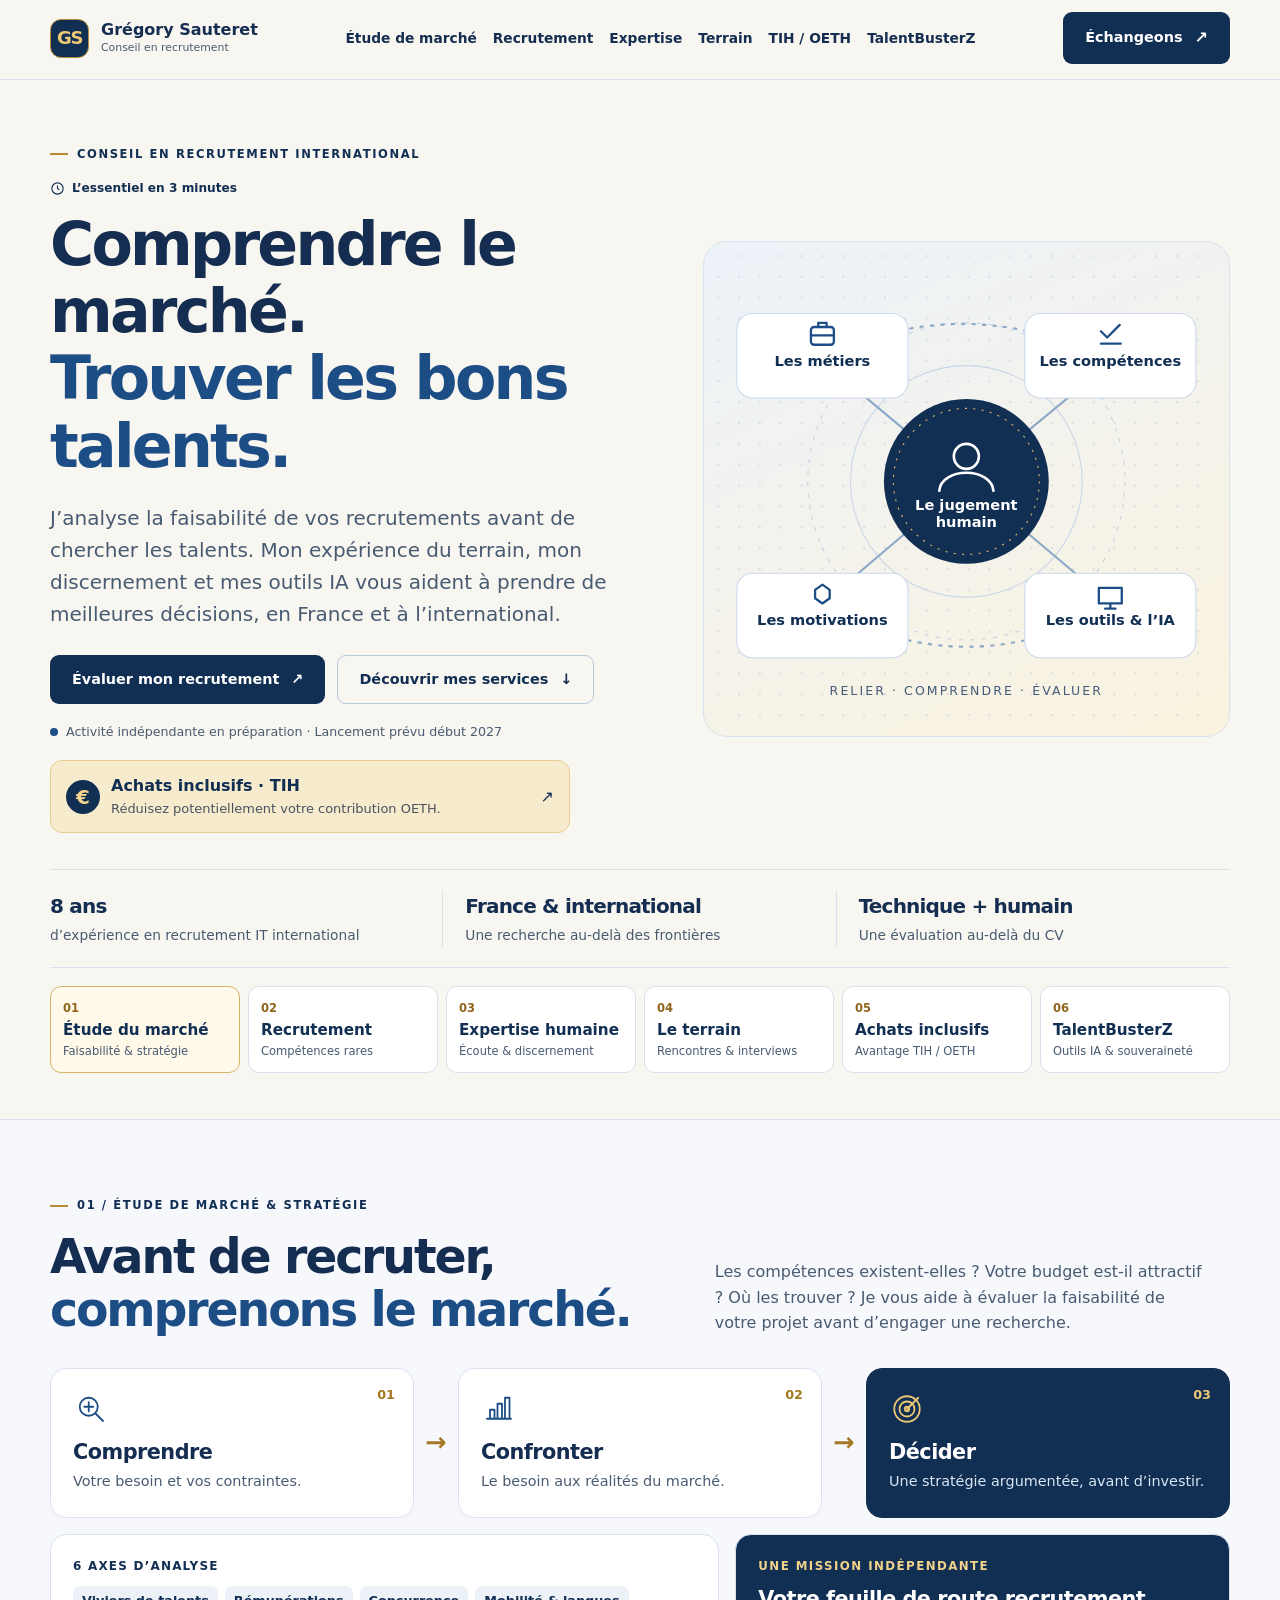
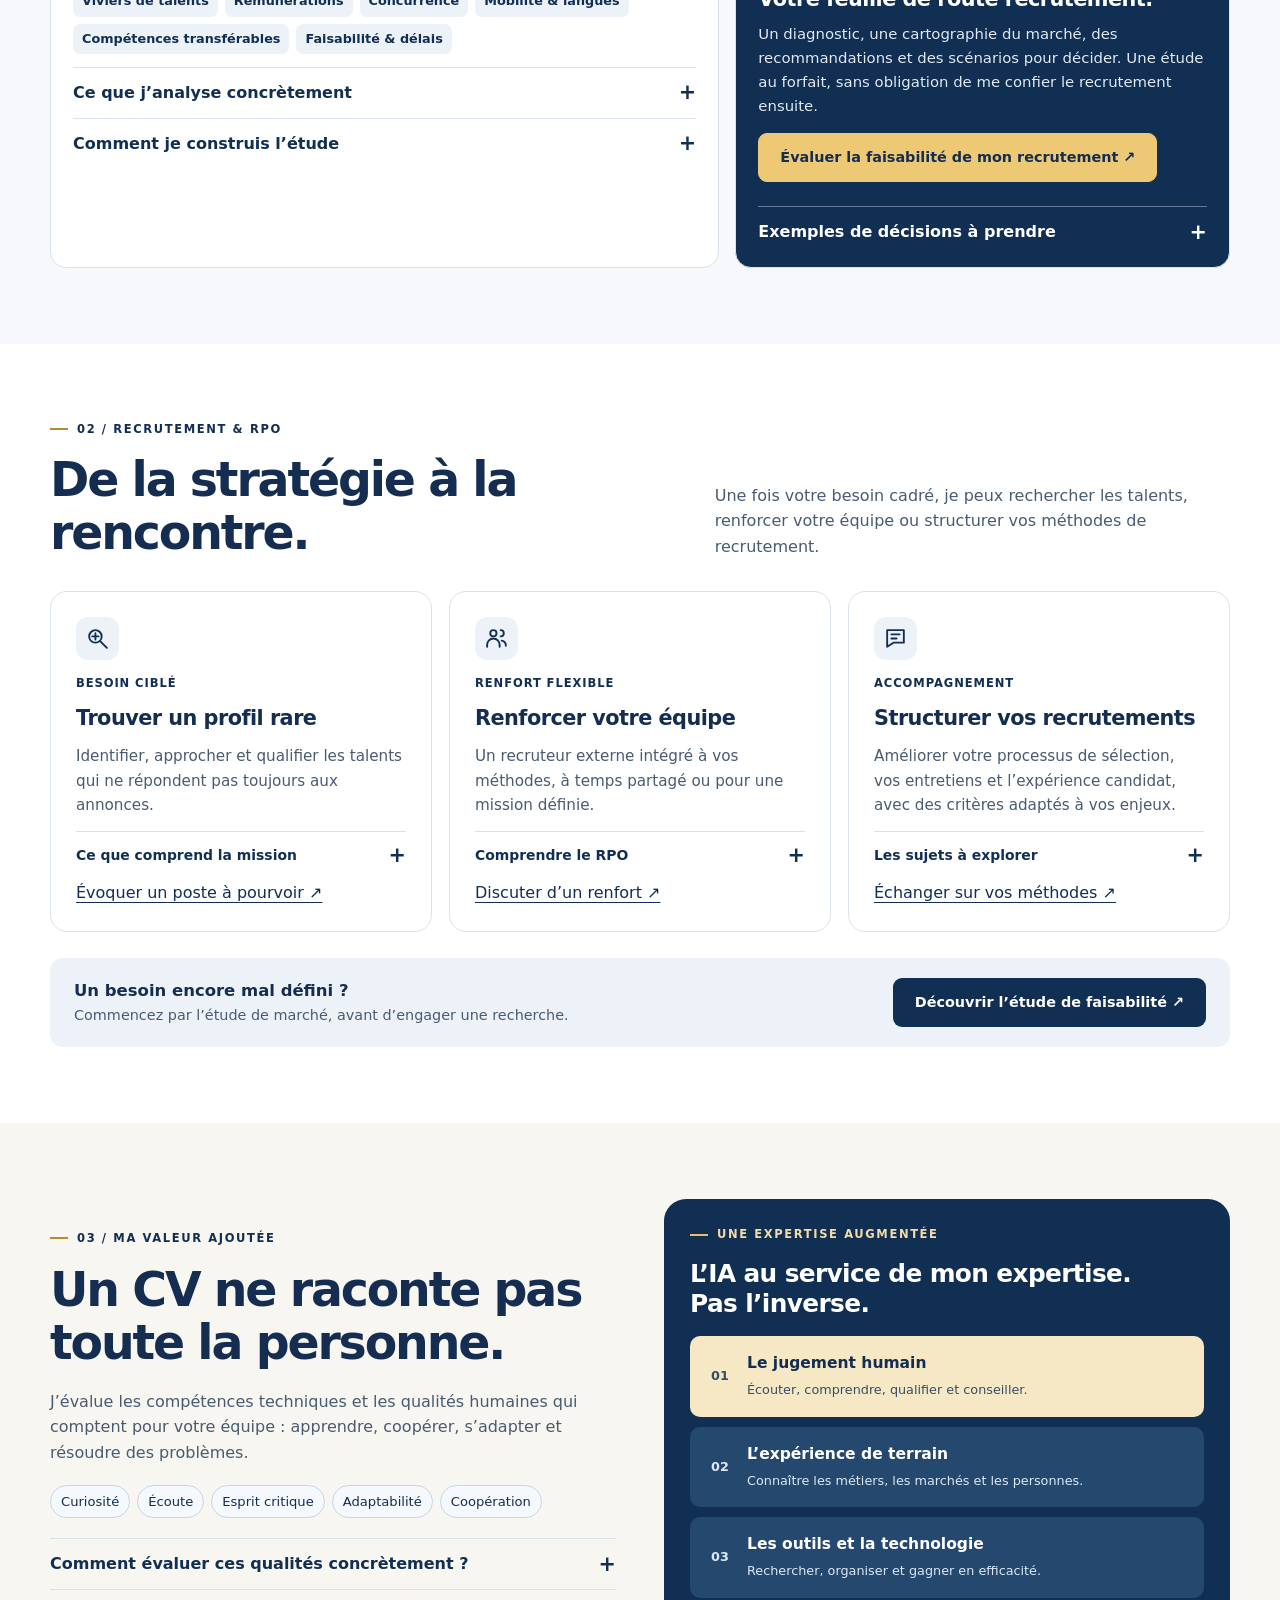
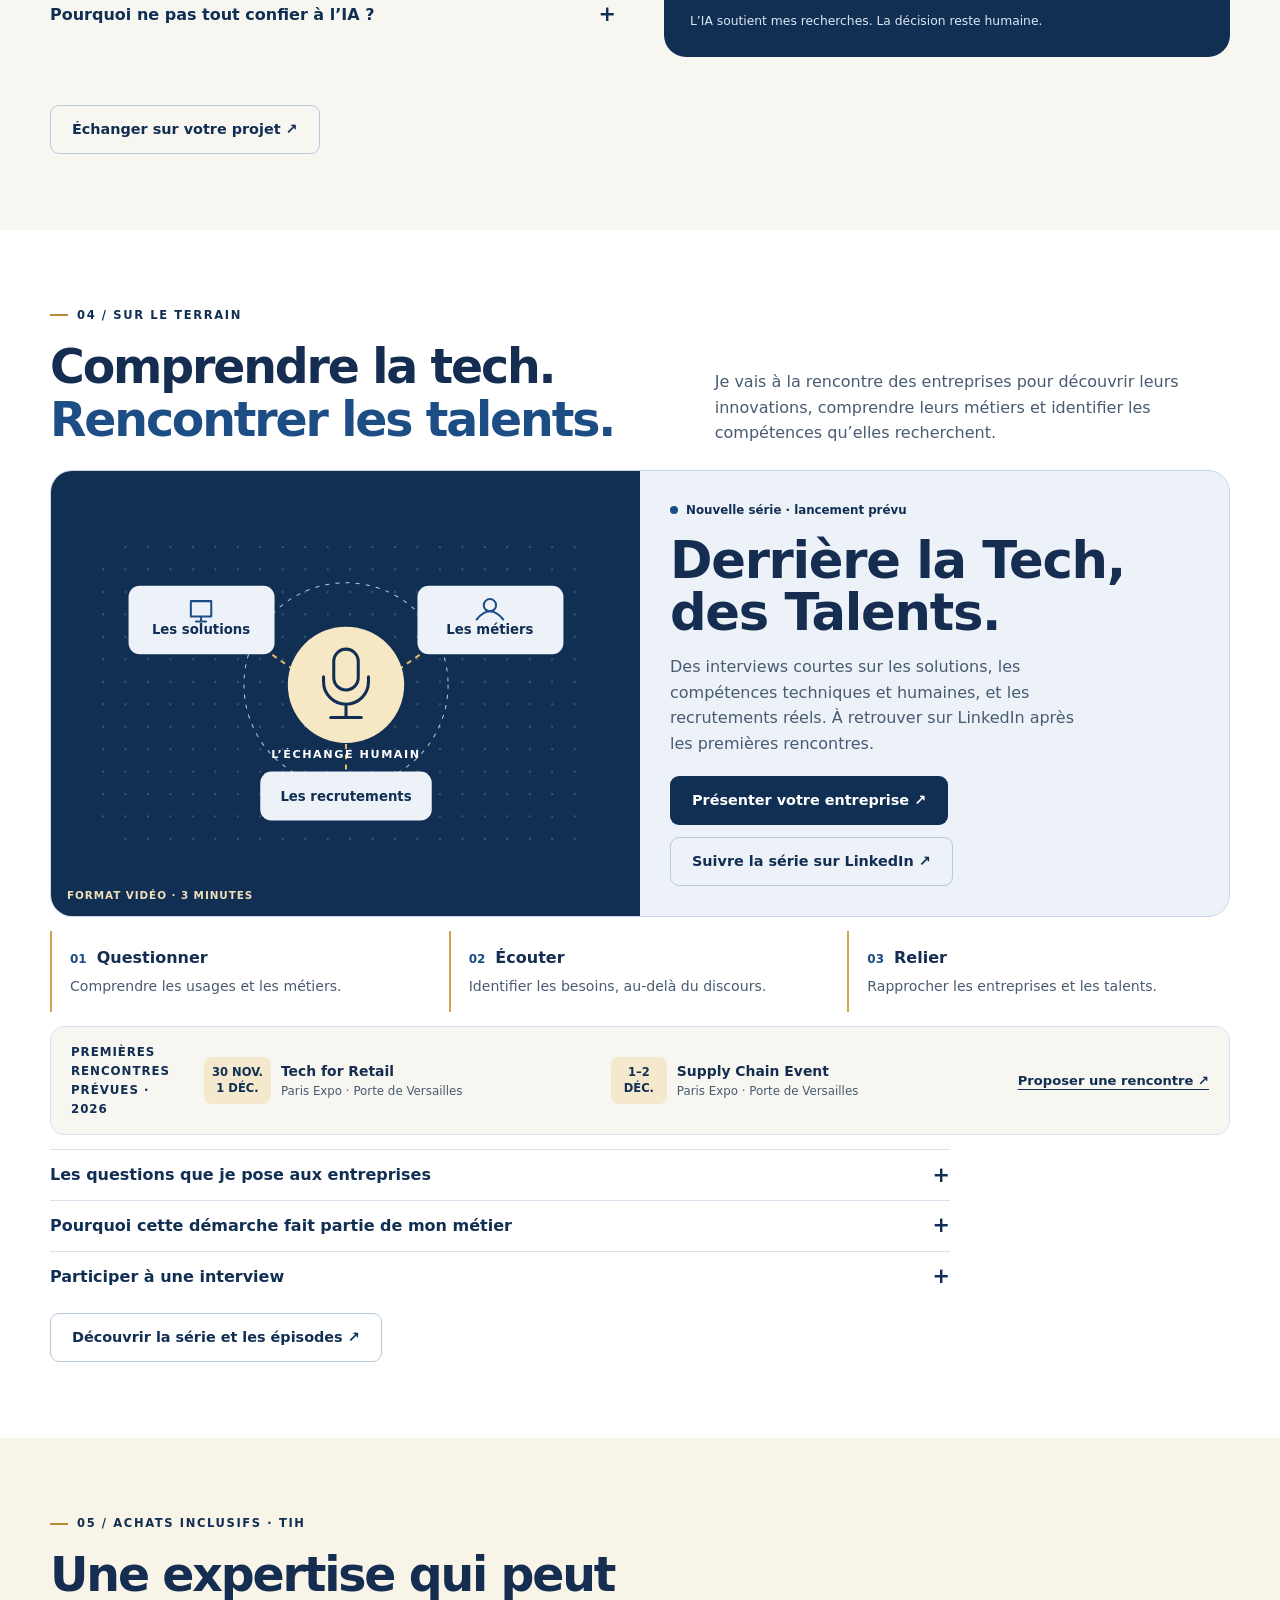
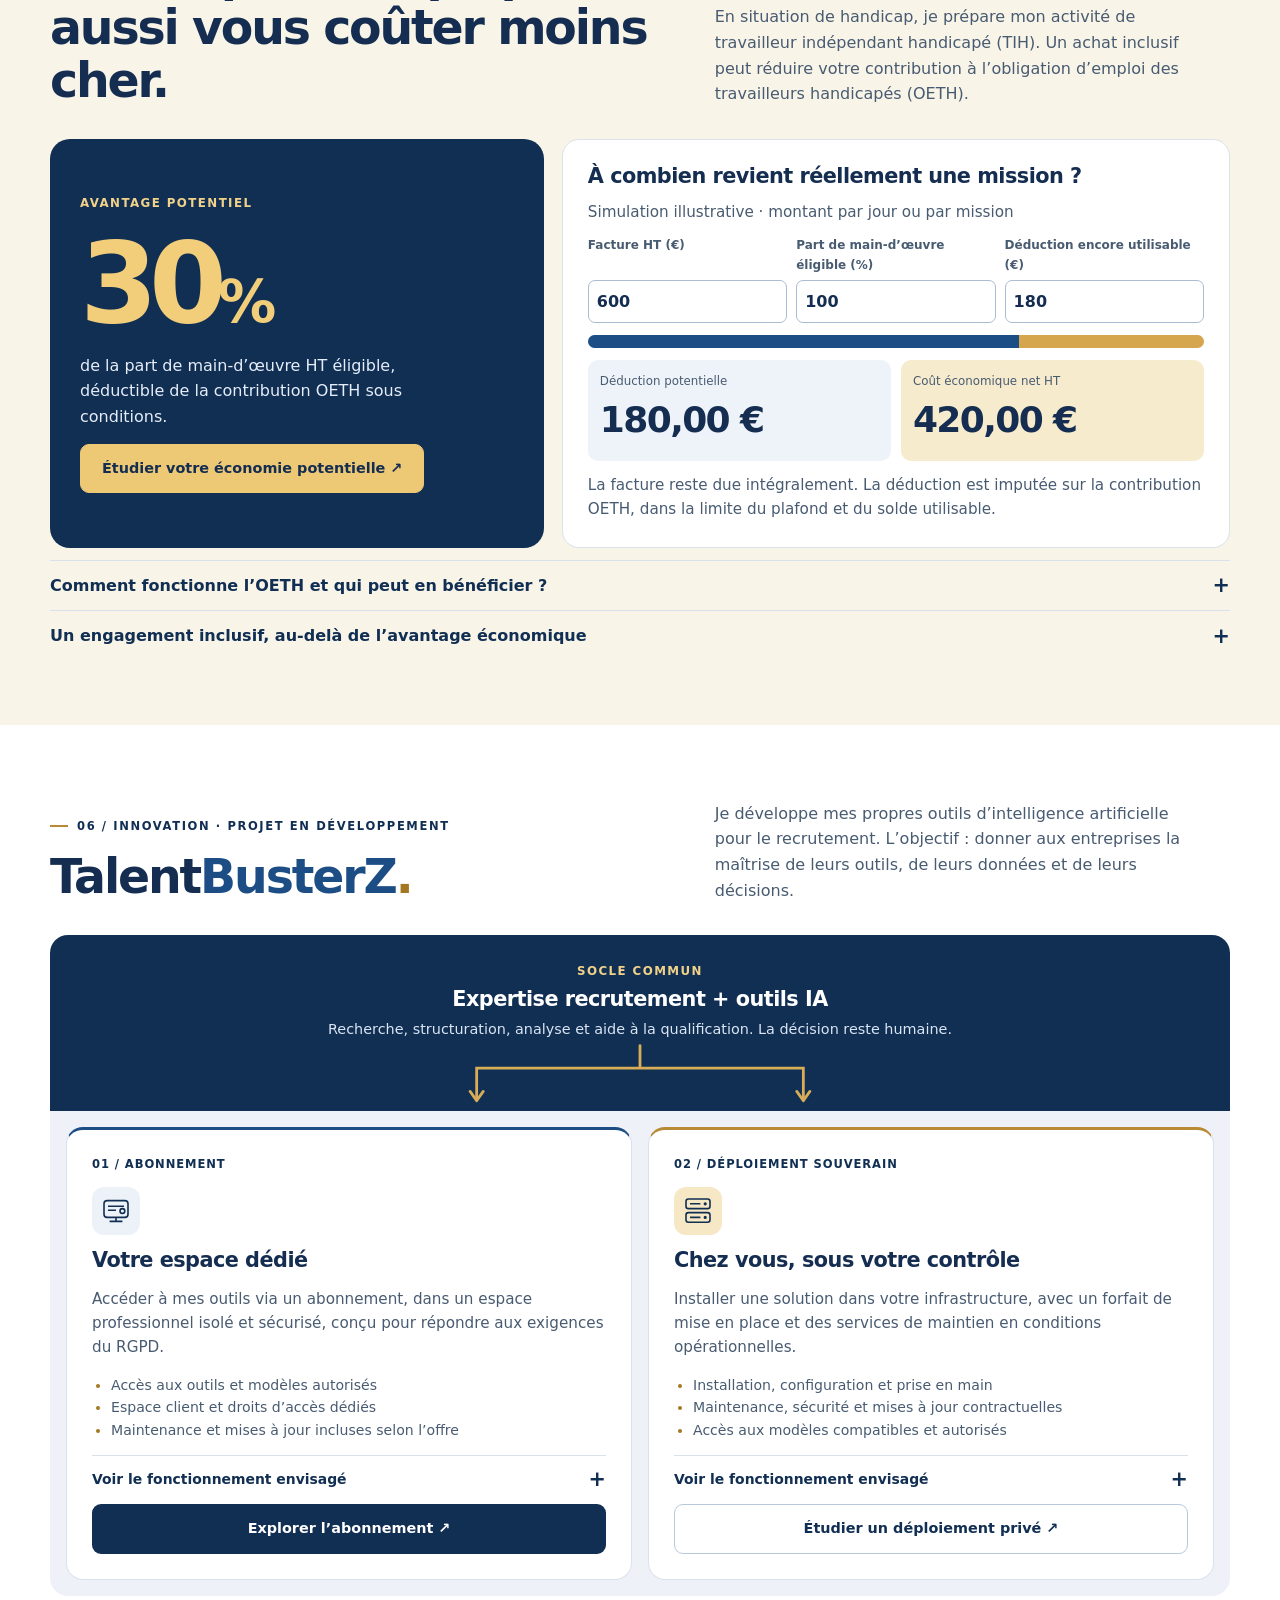
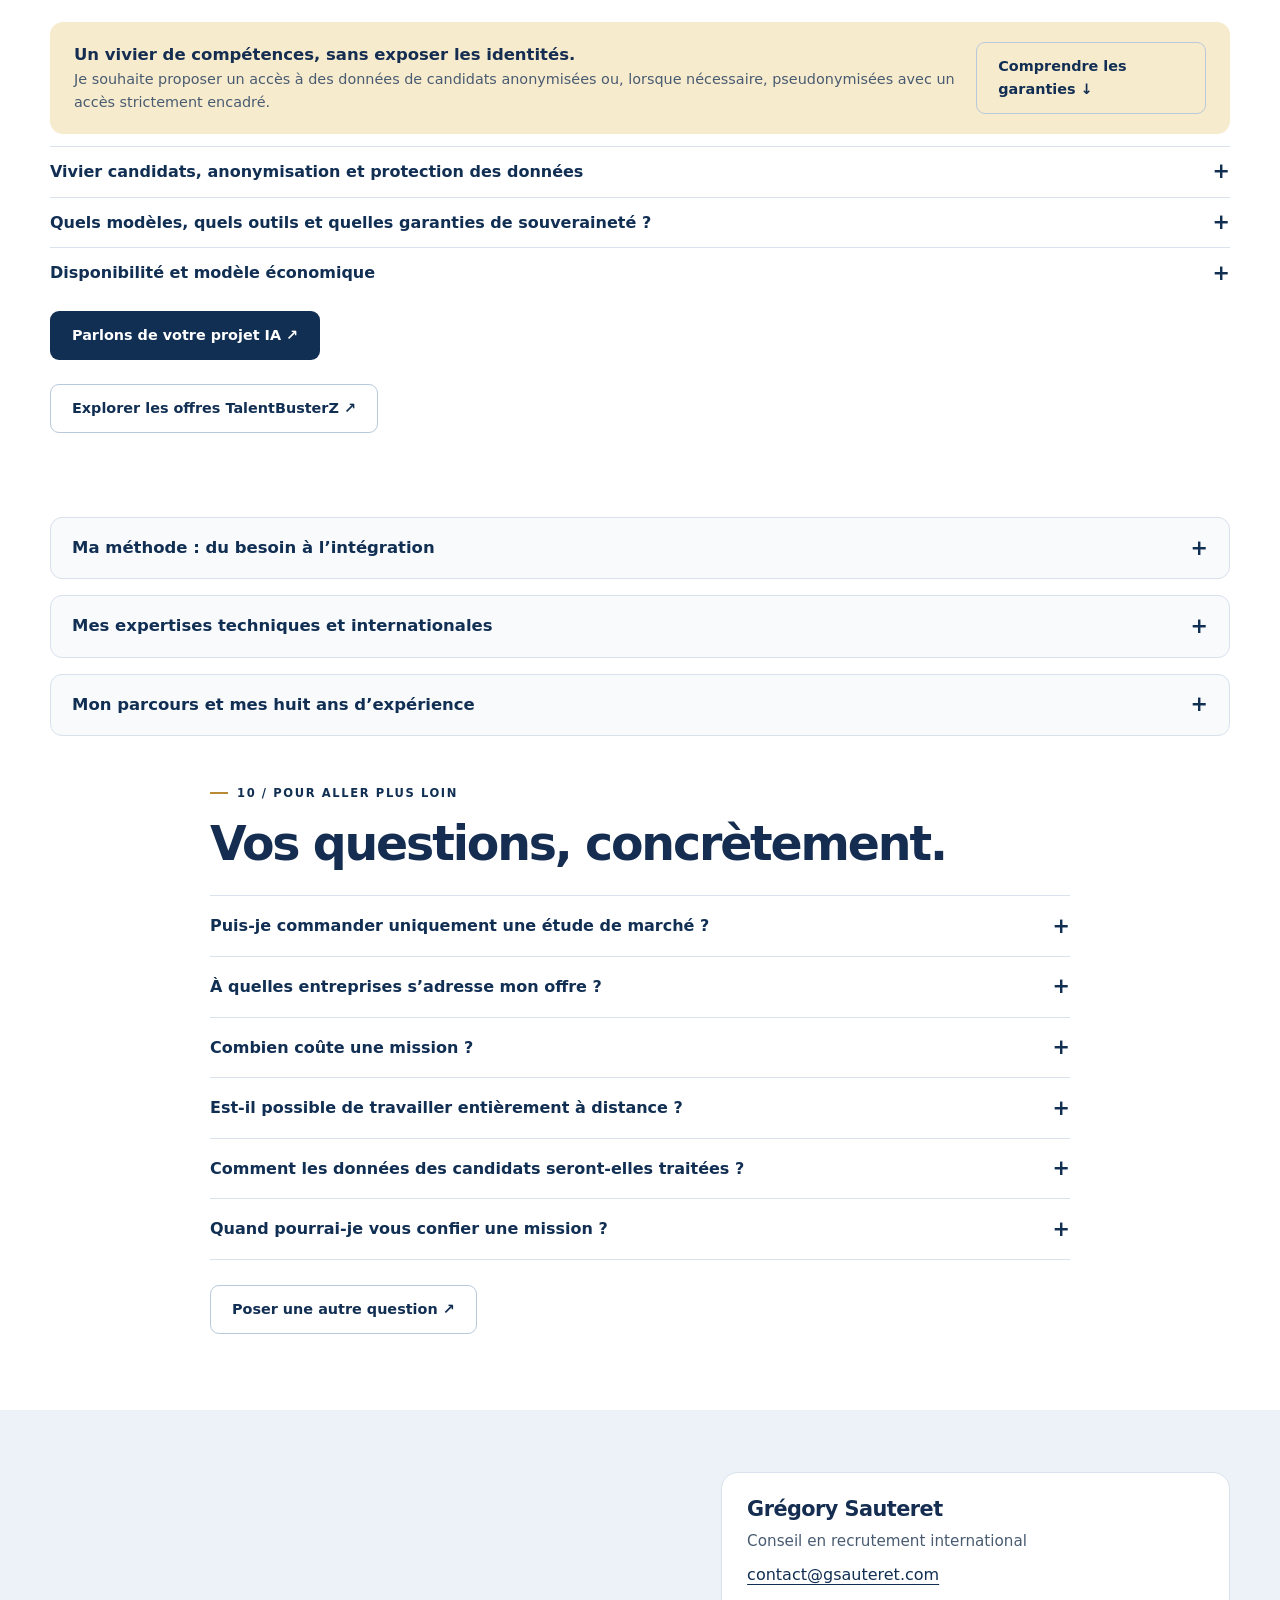
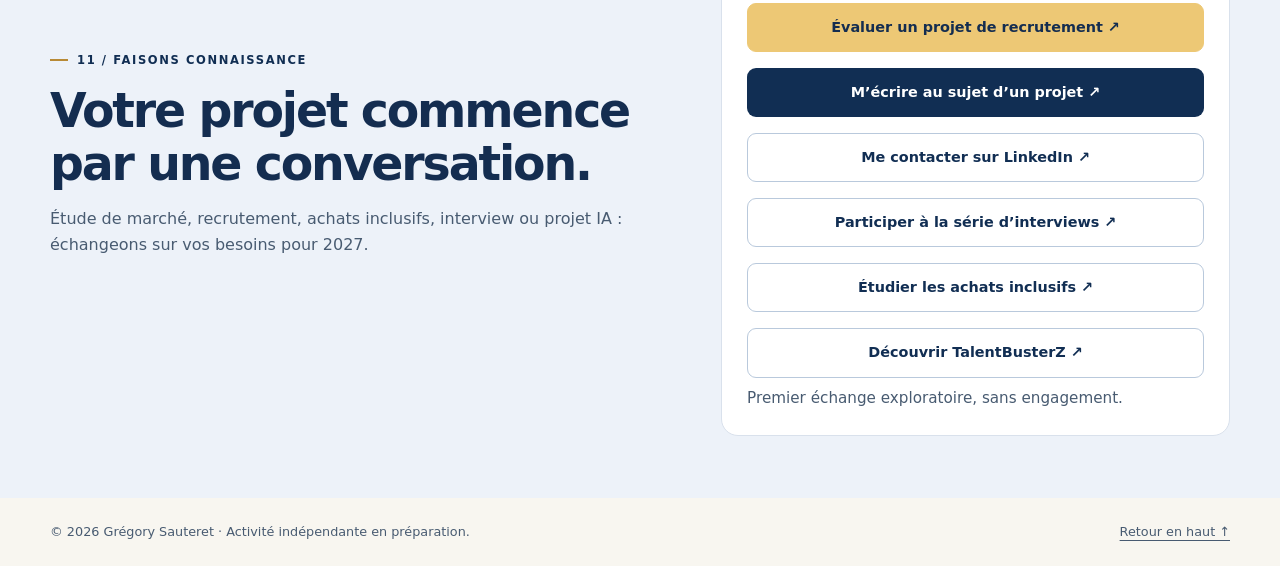
<file: index.html>
<!DOCTYPE html>

<html lang="fr"><head><meta charset="utf-8"/><meta content="width=device-width,initial-scale=1" name="viewport"/><meta content="Conseil en recrutement international : étude du marché des talents, recrutement et RPO, expertise humaine et terrain, achats inclusifs TIH/OETH et projet TalentBusterZ." name="description"/><title>Grégory Sauteret — Stratégie de recrutement, talents, achats inclusifs &amp; TalentBusterZ</title><link rel="icon" type="image/svg+xml" href="favicon.svg"/><link rel="stylesheet" href="style.css"/></head><body><a class="skip" href="#accueil">Aller au contenu</a><header><nav aria-label="Navigation principale" class="wrap"><a class="brand" href="#accueil"><span aria-hidden="true" class="brandmark">GS</span><span><strong>Grégory Sauteret</strong><small>Conseil en recrutement</small></span></a><button aria-controls="navigation" aria-expanded="false" class="menu">Menu</button><div class="navlinks" id="navigation"><a href="#marche">Étude de marché</a><a href="#services">Recrutement</a><a href="#difference">Expertise</a><a href="#terrain">Terrain</a><a href="#inclusion">TIH / OETH</a><a href="#talentbusterz">TalentBusterZ</a></div><a class="button" href="contact.html">Échangeons <span aria-hidden="true" class="arrow">↗</span></a></nav><div aria-hidden="true" class="progress"><span id="progress"></span></div></header>
<main id="accueil"><section class="hero"><div class="wrap"><div class="hero-grid"><div><p class="eyebrow">Conseil en recrutement international</p><div class="reading"><svg aria-hidden="true" viewbox="0 0 24 24"><circle cx="12" cy="12" r="9"></circle><path d="M12 7v5l3 2"></path></svg>L’essentiel en 3 minutes</div><h1>Comprendre le marché.<br/><span class="accent">Trouver les bons talents.</span></h1><p class="lead">J’analyse la faisabilité de vos recrutements avant de chercher les talents. Mon expérience du terrain, mon discernement et mes outils IA vous aident à prendre de meilleures décisions, en France et à l’international.</p><div class="actions"><a class="button" href="#marche">Évaluer mon recrutement <span aria-hidden="true">↗</span></a><a class="button secondary" href="#services">Découvrir mes services <span aria-hidden="true">↓</span></a></div><p class="status">Activité indépendante en préparation · Lancement prévu début 2027</p><a class="tih-hero" href="#inclusion"><span class="gold-dot">€</span><span><b>Achats inclusifs · TIH</b><small>Réduisez potentiellement votre contribution OETH.</small></span><span aria-hidden="true">↗</span></a></div><div class="hero-art"><svg aria-labelledby="hero-title hero-desc" role="img" viewbox="0 0 480 450"><title id="hero-title">La rencontre entre les besoins de l’entreprise et les talents</title><desc id="hero-desc">Un réseau relie les métiers, les compétences, les motivations et la technologie autour d’un jugement humain.</desc><defs><pattern height="20" id="dots" patternunits="userSpaceOnUse" width="20"><circle cx="2" cy="2" fill="#a6b9d0" opacity=".42" r="1"></circle></pattern></defs><rect fill="url(#dots)" height="450" rx="22" width="480" x="0" y="0"></rect><circle cx="240" cy="218" fill="none" r="152" stroke="#c1d0e5" stroke-dasharray="4 7"></circle><circle cx="240" cy="218" fill="none" r="111" stroke="#c7d5e7"></circle><g fill="none" stroke="#8ca8c7" stroke-width="2"><path d="M240 218 101 102M240 218 381 102M240 218 100 337M240 218 381 337"></path><path d="M101 102Q230 32 381 102M100 337Q240 416 381 337" stroke-dasharray="4 6"></path></g><g fill="#fff" stroke="#cbd9eb"><rect height="81" rx="15" width="164" x="20" y="57"></rect><rect height="81" rx="15" width="164" x="296" y="57"></rect><rect height="81" rx="15" width="164" x="20" y="306"></rect><rect height="81" rx="15" width="164" x="296" y="306"></rect></g><g fill="#112e53" font-family="system-ui,sans-serif" font-size="14" font-weight="700" text-anchor="middle"><text x="102" y="107">Les métiers</text><text x="378" y="107">Les compétences</text><text x="102" y="356">Les motivations</text><text x="378" y="356">Les outils &amp; l’IA</text></g><g fill="none" stroke="#1c4d85" stroke-linecap="round" stroke-linejoin="round" stroke-width="2.2"><rect height="17" rx="3" width="22" x="91" y="70"></rect><path d="M98 70v-4h8v4M91 78h22M369 74l6 6 12-12M369 86h19M95 322l7-5 7 5v8l-7 5-7-5zM367 320h22v15h-22zM373 340h10M378 335v5"></path></g><circle cx="240" cy="218" fill="#112e53" r="79"></circle><circle cx="240" cy="218" fill="none" r="70" stroke="#e6bd66" stroke-dasharray="2 6"></circle><g fill="none" stroke="#fff" stroke-linecap="round" stroke-width="2.5"><circle cx="240" cy="194" r="12"></circle><path d="M214 227c2-23 50-23 52 0"></path></g><text fill="#fff" font-family="system-ui,sans-serif" font-size="14" font-weight="720" text-anchor="middle" x="240" y="245"><tspan x="240">Le jugement</tspan><tspan dy="17" x="240">humain</tspan></text><text fill="#435b78" font-family="system-ui,sans-serif" font-size="12" letter-spacing="2" text-anchor="middle" x="240" y="423">RELIER · COMPRENDRE · ÉVALUER</text></svg></div></div><div class="proof"><div><b>8 ans</b><small>d’expérience en recrutement IT international</small></div><div><b>France &amp; international</b><small>Une recherche au-delà des frontières</small></div><div><b>Technique + humain</b><small>Une évaluation au-delà du CV</small></div></div><div aria-label="Les six piliers de mon projet" class="pillars"><a href="#marche"><span>01</span><b>Étude du marché</b><small>Faisabilité &amp; stratégie</small></a><a href="#services"><span>02</span><b>Recrutement</b><small>Compétences rares</small></a><a href="#difference"><span>03</span><b>Expertise humaine</b><small>Écoute &amp; discernement</small></a><a href="#terrain"><span>04</span><b>Le terrain</b><small>Rencontres &amp; interviews</small></a><a href="#inclusion"><span>05</span><b>Achats inclusifs</b><small>Avantage TIH / OETH</small></a><a href="#talentbusterz"><span>06</span><b>TalentBusterZ</b><small>Outils IA &amp; souveraineté</small></a></div></div></section>
<section class="section market-section" id="marche"><div class="wrap">
<div class="section-head"><div><p class="eyebrow">01 / Étude de marché &amp; stratégie</p><h2>Avant de recruter,<br/><span class="accent">comprenons le marché.</span></h2></div><p>Les compétences existent-elles ? Votre budget est-il attractif ? Où les trouver ? Je vous aide à évaluer la faisabilité de votre projet avant d’engager une recherche.</p></div>
<div aria-label="Du besoin à la décision" class="market-flow"><article><span class="market-num">01</span><svg aria-hidden="true" viewbox="0 0 48 48"><circle cx="21" cy="21" r="12"></circle><path d="m30 30 10 10M15 21h12M21 15v12"></path></svg><h3>Comprendre</h3><p>Votre besoin et vos contraintes.</p></article><span aria-hidden="true" class="market-arrow">→</span><article><span class="market-num">02</span><svg aria-hidden="true" viewbox="0 0 48 48"><path d="M8 37h32M12 37V25h6v12M22 37V17h6v20M32 37V9h6v28"></path></svg><h3>Confronter</h3><p>Le besoin aux réalités du marché.</p></article><span aria-hidden="true" class="market-arrow">→</span><article><span class="market-num">03</span><svg aria-hidden="true" viewbox="0 0 48 48"><circle cx="24" cy="24" r="17"></circle><circle cx="24" cy="24" r="10"></circle><circle cx="24" cy="24" r="3"></circle><path d="m24 24 15-15"></path></svg><h3>Décider</h3><p>Une stratégie argumentée, avant d’investir.</p></article></div>
<div class="market-bottom"><div class="market-axes"><p class="market-caption">6 axes d’analyse</p><div class="market-chips"><span>Viviers de talents</span><span>Rémunérations</span><span>Concurrence</span><span>Mobilité &amp; langues</span><span>Compétences transférables</span><span>Faisabilité &amp; délais</span></div><details><summary>Ce que j’analyse concrètement</summary><ul><li>Disponibilité des profils, bassins d’emploi et réseaux professionnels, en France et à l’international.</li><li>Fourchettes de rémunération observables, attractivité de l’offre et écarts avec le budget.</li><li>Entreprises qui emploient ou recherchent les mêmes compétences et signaux de tension.</li><li>Langues, mobilité, télétravail et conditions d’embauche à vérifier selon les pays.</li><li>Compétences essentielles, transférables et susceptibles d’être acquises par formation.</li><li>Scénarios de recherche, obstacles, délais indicatifs et alternatives au recrutement initial.</li></ul></details><details><summary>Comment je construis l’étude</summary><p>Je croise les informations disponibles sur les offres d’emploi, les référentiels métiers, les rémunérations, les réseaux professionnels et mes échanges de terrain. Les sources, dates, hypothèses et limites sont explicitées. Les chiffres restent des estimations, et non une garantie de disponibilité ou de délai.</p></details></div>
<div class="market-delivery"><p class="kicker">Une mission indépendante</p><h3>Votre feuille de route recrutement.</h3><p>Un diagnostic, une cartographie du marché, des recommandations et des scénarios pour décider. Une étude au forfait, sans obligation de me confier le recrutement ensuite.</p><a class="button gold-button" href="contact.html?subject=%C3%89tude%20de%20faisabilit%C3%A9%20de%20recrutement&amp;body=Bonjour%20Gr%C3%A9gory%2C%0A%0AJe%20souhaite%20%C3%A9tudier%20la%20faisabilit%C3%A9%20d%E2%80%99un%20recrutement.%0A%0APoste%20ou%20comp%C3%A9tences%20%3A%0ALocalisation%20%3A%0A%C3%89ch%C3%A9ance%20souhait%C3%A9e%20%3A%0A%0A">Évaluer la faisabilité de mon recrutement ↗</a><details><summary>Exemples de décisions à prendre</summary><p>Maintenir le besoin, ajuster la rémunération, élargir la zone de recherche, former un profil transférable ou revoir le périmètre du poste. La décision vous appartient.</p></details></div></div>
</div></section><section class="section white" id="services"><div class="wrap"><div class="section-head"><div><p class="eyebrow">02 / Recrutement &amp; RPO</p><h2>De la stratégie à la rencontre.</h2></div><p>Une fois votre besoin cadré, je peux rechercher les talents, renforcer votre équipe ou structurer vos méthodes de recrutement.</p></div><div class="cards"><article class="card"><span class="ic"><svg aria-hidden="true" viewbox="0 0 24 24"><circle cx="10" cy="10" r="6"></circle><path d="m15 15 6 6M10 7v6M7 10h6"></path></svg></span><span class="label">Besoin ciblé</span><h3>Trouver un profil rare</h3><p>Identifier, approcher et qualifier les talents qui ne répondent pas toujours aux annonces.</p><details><summary>Ce que comprend la mission</summary><ul><li>Analyse du poste et des compétences clés.</li><li>Recherche directe en France et à l’international.</li><li>Entretiens de qualification et présentation argumentée.</li><li>Suivi des échanges avec les candidats.</li></ul></details><a href="contact.html?subject=Recherche%20de%20talents">Évoquer un poste à pourvoir ↗</a></article><article class="card"><span class="ic"><svg aria-hidden="true" viewbox="0 0 24 24"><circle cx="9" cy="7" r="3"></circle><path d="M3 20v-2a6 6 0 0 1 12 0v2M16 4a3 3 0 0 1 0 6M17 14a5 5 0 0 1 4 5"></path></svg></span><span class="label">Renfort flexible</span><h3>Renforcer votre équipe</h3><p>Un recruteur externe intégré à vos méthodes, à temps partagé ou pour une mission définie.</p><details><summary>Comprendre le RPO</summary><p>Le RPO consiste à confier tout ou partie du recrutement à un partenaire externe. Je peux prendre en charge un périmètre, coordonner les besoins et assurer un suivi régulier, sans créer immédiatement un poste permanent.</p><p>La durée, le nombre de jours et les livrables seront définis ensemble.</p></details><a href="contact.html?subject=Renfort%20recrutement">Discuter d’un renfort ↗</a></article><article class="card"><span class="ic"><svg aria-hidden="true" viewbox="0 0 24 24"><path d="M4 4h16v12H10l-6 4zM8 8h8M8 12h5"></path></svg></span><span class="label">Accompagnement</span><h3>Structurer vos recrutements</h3><p>Améliorer votre processus de sélection, vos entretiens et l’expérience candidat, avec des critères adaptés à vos enjeux.</p><details><summary>Les sujets à explorer</summary><ul><li>Définition des critères réellement utiles au poste.</li><li>Canaux de recherche et attractivité de l’offre.</li><li>Entretiens structurés et critères d’évaluation.</li><li>Suivi de l’activité et amélioration des méthodes.</li></ul></details><a href="contact.html?subject=Conseil%20en%20recrutement">Échanger sur vos méthodes ↗</a></article></div><div class="ribbon"><div><strong>Un besoin encore mal défini ?</strong><p>Commencez par l’étude de marché, avant d’engager une recherche.</p></div><a class="button" href="#marche">Découvrir l’étude de faisabilité ↗</a></div></div></section>
<section class="section" id="difference"><div class="wrap split"><div><p class="eyebrow">03 / Ma valeur ajoutée</p><h2>Un CV ne raconte pas toute la personne.</h2><p>J’évalue les compétences techniques et les qualités humaines qui comptent pour votre équipe : apprendre, coopérer, s’adapter et résoudre des problèmes.</p><div aria-label="Qualités humaines" class="tags"><span class="tag">Curiosité</span><span class="tag">Écoute</span><span class="tag">Esprit critique</span><span class="tag">Adaptabilité</span><span class="tag">Coopération</span></div><details><summary>Comment évaluer ces qualités concrètement ?</summary><p>Par des entretiens structurés et des exemples de situations vécues : un problème résolu, un désaccord géré, une technologie apprise ou un projet mené en équipe. Les critères sont liés au poste, non à des impressions personnelles.</p></details><details><summary>Pourquoi ne pas tout confier à l’IA ?</summary><p>Elle peut accélérer la recherche et la synthèse, mais ses résultats peuvent être incomplets, erronés ou biaisés. Je garde la responsabilité de la qualification, vérifie les informations et privilégie le dialogue avec les personnes. La décision d’embauche appartient à l’entreprise.</p></details></div><div class="diagram"><p class="eyebrow">Une expertise augmentée</p><h3>L’IA au service de mon expertise.<br/>Pas l’inverse.</h3><div class="layer primary"><span aria-hidden="true" class="symbol">01</span><div><b>Le jugement humain</b><span>Écouter, comprendre, qualifier et conseiller.</span></div></div><div class="layer"><span aria-hidden="true" class="symbol">02</span><div><b>L’expérience de terrain</b><span>Connaître les métiers, les marchés et les personnes.</span></div></div><div class="layer"><span aria-hidden="true" class="symbol">03</span><div><b>Les outils et la technologie</b><span>Rechercher, organiser et gagner en efficacité.</span></div></div><p class="footnote">L’IA soutient mes recherches. La décision reste humaine.</p></div><div style="grid-column:1/-1"><a class="button secondary" href="#contact">Échanger sur votre projet ↗</a></div></div></section>
<section class="section white field-section" id="terrain"><div class="wrap"><div class="section-head field-head"><div><p class="eyebrow">04 / Sur le terrain</p><h2>Comprendre la tech.<br/><span class="accent">Rencontrer les talents.</span></h2></div><p>Je vais à la rencontre des entreprises pour découvrir leurs innovations, comprendre leurs métiers et identifier les compétences qu’elles recherchent.</p></div>
<div class="field-feature"><div class="field-art"><svg aria-labelledby="field-art-title" role="img" viewbox="0 0 480 290"><title id="field-art-title">Des échanges filmés, de la technologie aux métiers et aux besoins humains</title><defs><pattern height="22" id="fielddots" patternunits="userSpaceOnUse" width="22"><circle cx="2" cy="2" fill="#a3b9d4" opacity=".35" r="1"></circle></pattern></defs><rect fill="url(#fielddots)" height="290" rx="20" width="480"></rect><circle cx="240" cy="137" fill="none" r="100" stroke="#b6c9e2" stroke-dasharray="4 6"></circle><path d="M135 85L193 125M345 85L287 125M240 185V228" stroke="#e6bd66" stroke-dasharray="5 5" stroke-width="2"></path><g fill="#edf2f9"><rect height="67" rx="11" width="143" x="27" y="40"></rect><rect height="67" rx="11" width="143" x="310" y="40"></rect><rect height="48" rx="11" width="168" x="156" y="222"></rect></g><g fill="#112e53" font-family="system-ui" font-size="13" font-weight="700" text-anchor="middle"><text x="98" y="87">Les solutions</text><text x="381" y="87">Les métiers</text><text x="240" y="251">Les recrutements</text></g><g fill="none" stroke="#1c4d85" stroke-linecap="round" stroke-linejoin="round" stroke-width="2"><path d="M88 55h20v15H88zM93 75h10M98 70v5"></path><circle cx="381" cy="59" r="6"></circle><path d="M368 73q13-16 26 0"></path></g><circle cx="240" cy="137" fill="#f6e8c5" r="57"></circle><g fill="none" stroke="#112e53" stroke-linecap="round" stroke-width="3"><rect height="40" rx="12" width="24" x="228" y="102"></rect><path d="M218 129v5a22 22 0 0 0 44 0v-5M240 156v13m-15 0h30"></path></g><text fill="#fff" font-family="system-ui" font-size="11" font-weight="650" letter-spacing="1.5" text-anchor="middle" x="240" y="209">L’ÉCHANGE HUMAIN</text></svg><span class="field-stamp">FORMAT VIDÉO · 3 MINUTES</span></div><div class="field-copy"><span class="field-kicker"><span class="field-dot"></span> Nouvelle série · lancement prévu</span><h3>Derrière la Tech,<br/>des Talents.</h3><p>Des interviews courtes sur les solutions, les compétences techniques et humaines, et les recrutements réels. À retrouver sur LinkedIn après les premières rencontres.</p><div class="actions"><a class="button" href="contact.html?subject=Derri%C3%A8re%20la%20Tech%2C%20des%20Talents%20%E2%80%94%20proposition%20d%E2%80%99interview&amp;body=Bonjour%20Gr%C3%A9gory%2C%0A%0AJe%20souhaite%20vous%20pr%C3%A9senter%20notre%20entreprise%20et%20%C3%A9changer%20sur%20nos%20m%C3%A9tiers%20et%20nos%20besoins%20en%20comp%C3%A9tences.%0A%0AEntreprise%20%3A%0AContact%20%3A%0ADisponibilit%C3%A9s%20%3A%0A">Présenter votre entreprise ↗</a><a class="button secondary" href="https://www.linkedin.com/in/gsauteret/">Suivre la série sur LinkedIn ↗</a></div></div></div>
<div class="field-steps"><div><span>01</span><strong>Questionner</strong><p>Comprendre les usages et les métiers.</p></div><div><span>02</span><strong>Écouter</strong><p>Identifier les besoins, au-delà du discours.</p></div><div><span>03</span><strong>Relier</strong><p>Rapprocher les entreprises et les talents.</p></div></div>
<div class="field-agenda"><div class="event-label">Premières rencontres prévues · 2026</div><div class="event"><span class="event-date">30 NOV.<br/>1 DÉC.</span><div><strong>Tech for Retail</strong><small>Paris Expo · Porte de Versailles</small></div></div><div class="event"><span class="event-date">1–2<br/>DÉC.</span><div><strong>Supply Chain Event</strong><small>Paris Expo · Porte de Versailles</small></div></div><a href="contact.html?subject=Derri%C3%A8re%20la%20Tech%2C%20des%20Talents%20%E2%80%94%20proposition%20d%E2%80%99interview&amp;body=Bonjour%20Gr%C3%A9gory%2C%0A%0AJe%20souhaite%20vous%20pr%C3%A9senter%20notre%20entreprise%20et%20%C3%A9changer%20sur%20nos%20m%C3%A9tiers%20et%20nos%20besoins%20en%20comp%C3%A9tences.%0A%0AEntreprise%20%3A%0AContact%20%3A%0ADisponibilit%C3%A9s%20%3A%0A">Proposer une rencontre ↗</a></div>
<details><summary>Les questions que je pose aux entreprises</summary><ul><li>Quel problème votre solution résout-elle et comment se distingue-t-elle ?</li><li>Quels métiers permettent de concevoir, développer et déployer votre solution ?</li><li>Quelles qualités humaines font la différence dans vos équipes ?</li><li>Recrutez-vous aujourd’hui ? Quels profils sont difficiles à trouver ?</li><li>Quelles compétences humaines prendront davantage de valeur avec l’IA ?</li></ul><p>Je donne aussi la parole aux entreprises qui ne recrutent pas actuellement : comprendre les évolutions du marché compte autant que repérer des opportunités.</p></details><details><summary>Pourquoi cette démarche fait partie de mon métier</summary><p>Une annonce ou un CV ne suffit pas à comprendre un métier. Le dialogue permet de clarifier un besoin implicite, de vérifier une hypothèse, de rebondir sur une réponse et de construire une relation de confiance. Ces rencontres nourrissent ma connaissance du marché et ma capacité à conseiller les entreprises et les candidats. L’IA m’aide à préparer les questions et à structurer les enseignements ; la rencontre et le discernement restent humains.</p></details><details><summary>Participer à une interview</summary><p>Le format envisagé est un échange vidéo de trois minutes, sans engagement commercial. La diffusion sur LinkedIn se fait avec l’accord des personnes filmées et dans le respect des règles de captation du salon. Les premiers épisodes seront ajoutés ici après leur publication ; aucune vidéo n’est encore disponible.</p><div class="actions"><a class="button secondary" href="contact.html?subject=Derri%C3%A8re%20la%20Tech%2C%20des%20Talents%20%E2%80%94%20proposition%20d%E2%80%99interview&amp;body=Bonjour%20Gr%C3%A9gory%2C%0A%0AJe%20souhaite%20vous%20pr%C3%A9senter%20notre%20entreprise%20et%20%C3%A9changer%20sur%20nos%20m%C3%A9tiers%20et%20nos%20besoins%20en%20comp%C3%A9tences.%0A%0AEntreprise%20%3A%0AContact%20%3A%0ADisponibilit%C3%A9s%20%3A%0A">Proposer une interview ↗</a></div></details><div class="actions section-more"><a class="button secondary" href="interviews.html">Découvrir la série et les épisodes ↗</a></div></div></section><section class="section tih-section" id="inclusion"><div class="wrap"><div class="section-head"><div><p class="eyebrow">05 / Achats inclusifs · TIH</p><h2>Une expertise qui peut aussi vous coûter moins cher.</h2></div><p>En situation de handicap, je prépare mon activité de travailleur indépendant handicapé (TIH). Un achat inclusif peut réduire votre contribution à l’obligation d’emploi des travailleurs handicapés (OETH).</p></div>
<div class="tih-grid"><div class="tih-impact"><span class="kicker">Avantage potentiel</span><div class="big-number">30<span>%</span></div><p>de la part de main-d’œuvre HT éligible, déductible de la contribution OETH sous conditions.</p><a class="button gold-button" href="contact.html?subject=%C3%89change%20sur%20les%20achats%20inclusifs%20TIH%20/%20OETH&amp;body=Bonjour%20Gr%C3%A9gory%2C%0A%0AJe%20souhaite%20%C3%A9changer%20avec%20vous.%0A">Étudier votre économie potentielle ↗</a></div>
<div class="card calc"><h3>À combien revient réellement une mission ?</h3><p class="small">Simulation illustrative · montant par jour ou par mission</p><div class="calc-inputs"><label>Facture HT (€)<input id="tih-price" inputmode="decimal" max="100000000" min="0" step="10" type="number" value="600"/></label><label>Part de main-d’œuvre éligible (%)<input id="tih-share" inputmode="decimal" max="100" min="0" step="1" type="number" value="100"/></label><label>Déduction encore utilisable (€)<input id="tih-cap" inputmode="decimal" max="100000000" min="0" step="10" type="number" value="180"/></label></div><div aria-hidden="true" class="cost-bar"><span id="cost-netbar"></span><span id="cost-savebar"></span></div><div aria-live="polite" class="calc-result"><div><small>Déduction potentielle</small><b id="tih-saving">180 €</b></div><div><small>Coût économique net HT</small><b id="tih-net">420 €</b></div></div><p class="small">La facture reste due intégralement. La déduction est imputée sur la contribution OETH, dans la limite du plafond et du solde utilisable.</p></div></div>
<details><summary>Comment fonctionne l’OETH et qui peut en bénéficier ?</summary><p>Les employeurs concernés par l’obligation d’emploi (en principe à partir de 20 salariés) qui doivent une contribution peuvent valoriser des contrats éligibles conclus avec un TIH. La déduction correspond à 30 % du coût de main-d’œuvre HT réglé pendant l’année de référence. Le plafond des déductions liées à la sous-traitance est de 50 % de la contribution brute si le taux d’emploi direct est inférieur à 3 %, ou de 75 % s’il atteint au moins 3 %. Il faut tenir compte des autres déductions et du solde réellement disponible. Les justificatifs et l’éligibilité de ma future structure devront être validés avant contractualisation.</p><p>Exemple purement illustratif : 600 € HT dont 600 € de main-d’œuvre éligible, avec 180 € de déduction utilisable, représentent un coût économique de 420 € HT. Un prestataire classique à 550 € HT sans déduction reviendrait alors à 130 € de plus. Si aucune déduction n’est utilisable, le coût reste 600 € HT.</p><p><a href="https://www.agefiph.fr/obligation/guides-fiches-pratiques-et-textes-relatifs-loeth">Documentation officielle Agefiph (fiche 4) ↗</a></p></details>
<details><summary>Un engagement inclusif, au-delà de l’avantage économique</summary><p>Ancien référent handicap, je privilégie une évaluation fondée sur les compétences et les besoins du poste. L’accessibilité, l’équité et la qualité de la relation font partie de ma démarche. Le recours à un TIH ne remplace pas l’emploi direct de personnes en situation de handicap.</p></details></div></section><section class="section white" id="talentbusterz"><div class="wrap"><div class="section-head"><div><p class="eyebrow">06 / Innovation · Projet en développement</p><h2>Talent<span class="accent">BusterZ</span><span class="tbz-z">.</span></h2></div><p>Je développe mes propres outils d’intelligence artificielle pour le recrutement. L’objectif : donner aux entreprises la maîtrise de leurs outils, de leurs données et de leurs décisions.</p></div>
<div aria-label="Deux modes de déploiement, un même socle métier" class="tbz-architecture"><div><span class="kicker">Socle commun</span><h3>Expertise recrutement + outils IA</h3><p>Recherche, structuration, analyse et aide à la qualification. La décision reste humaine.</p></div><svg aria-label="Le socle commun alimente deux modes de déploiement" role="img" viewbox="0 0 600 75"><path d="M300 5V29H125V61M300 29H475V61" fill="none" stroke="#d7ad58" stroke-linecap="round" stroke-width="3"></path><path d="m118 54 7 10 7-10m336 0 7 10 7-10" fill="none" stroke="#d7ad58" stroke-linecap="round" stroke-linejoin="round" stroke-width="3"></path></svg></div>
<div class="tbz-options"><article class="card tbz-option"><span class="label">01 / Abonnement</span><div class="tbz-icon"><svg fill="none" stroke="currentColor" stroke-width="2" viewbox="0 0 40 40"><rect height="21" rx="4" width="30" x="5" y="7"></rect><path d="M12 33h16M20 28v5M10 14h20M10 19h10"></path><circle cx="28" cy="20" r="3"></circle></svg></div><h3>Votre espace dédié</h3><p>Accéder à mes outils via un abonnement, dans un espace professionnel isolé et sécurisé, conçu pour répondre aux exigences du RGPD.</p><ul class="feature-list"><li>Accès aux outils et modèles autorisés</li><li>Espace client et droits d’accès dédiés</li><li>Maintenance et mises à jour incluses selon l’offre</li></ul><details><summary>Voir le fonctionnement envisagé</summary><p>Hébergement sous contrôle contractuel, séparation des espaces clients, chiffrement, journalisation et règles de conservation. Les modalités d’hébergement, les sous-traitants, les transferts de données éventuels et le niveau de service devront être définis et vérifiés avant commercialisation.</p></details><a class="button" href="contact.html?subject=TalentBusterZ%20%E2%80%93%20espace%20d%C3%A9di%C3%A9%20par%20abonnement&amp;body=Bonjour%20Gr%C3%A9gory%2C%0A%0AJe%20souhaite%20%C3%A9changer%20avec%20vous.%0A">Explorer l’abonnement ↗</a></article>
<article class="card tbz-option local"><span class="label">02 / Déploiement souverain</span><div class="tbz-icon"><svg fill="none" stroke="currentColor" stroke-width="2" viewbox="0 0 40 40"><rect height="12" rx="3" width="30" x="5" y="5"></rect><rect height="12" rx="3" width="30" x="5" y="22"></rect><path d="M10 11h13M10 28h13"></path><circle cx="29" cy="11" r="1"></circle><circle cx="29" cy="28" r="1"></circle></svg></div><h3>Chez vous, sous votre contrôle</h3><p>Installer une solution dans votre infrastructure, avec un forfait de mise en place et des services de maintien en conditions opérationnelles.</p><ul class="feature-list"><li>Installation, configuration et prise en main</li><li>Maintenance, sécurité et mises à jour contractuelles</li><li>Accès aux modèles compatibles et autorisés</li></ul><details><summary>Voir le fonctionnement envisagé</summary><p>Audit des besoins, choix de l’infrastructure et des modèles, déploiement local ou sur environnement privé choisi avec le client, droits d’accès, tests et documentation. L’objectif est de limiter les dépendances externes ; le niveau réel de souveraineté dépendra de l’hébergement, des licences, des accès d’administration, de la chaîne logicielle et des éventuels services tiers. Maintenance et fréquence des mises à jour seront chiffrées au contrat.</p></details><a class="button secondary" href="contact.html?subject=TalentBusterZ%20%E2%80%93%20%C3%A9tude%20de%20d%C3%A9ploiement%20chez%20le%20client&amp;body=Bonjour%20Gr%C3%A9gory%2C%0A%0AJe%20souhaite%20%C3%A9changer%20avec%20vous.%0A">Étudier un déploiement privé ↗</a></article></div>
<div class="ribbon tbz-data"><div><strong>Un vivier de compétences, sans exposer les identités.</strong><p>Je souhaite proposer un accès à des données de candidats anonymisées ou, lorsque nécessaire, pseudonymisées avec un accès strictement encadré.</p></div><a class="button secondary" href="#tbz-donnees" id="data-link">Comprendre les garanties ↓</a></div>
<details id="tbz-donnees"><summary>Vivier candidats, anonymisation et protection des données</summary><p>Un CV dont on retire le nom reste souvent identifiable. Les données véritablement anonymes ne doivent pas permettre de retrouver la personne ; les données pseudonymisées restent soumises au RGPD. Le projet prévoit une qualification des finalités et des bases légales, l’information des candidats, des durées de conservation, des droits d’accès, une procédure de suppression, des tests de réidentification et des règles de mise en relation. Le partage de données personnelles, la réutilisation pour l’entraînement ou la mise à disposition d’un vivier seront subordonnés à leur licéité et aux droits des personnes. Aucun accès à un vivier n’est commercialisé à ce stade.</p><p><a href="https://www.cnil.fr/fr/le-guide-du-recrutement">Guide du recrutement de la CNIL ↗</a> · <a href="https://www.cnil.fr/fr/identifier-les-donnees-personnelles">Anonymisation et pseudonymisation ↗</a></p></details>
<details><summary>Quels modèles, quels outils et quelles garanties de souveraineté ?</summary><p>Le choix des modèles, libres ou commerciaux, dépendra de leurs licences, de la puissance nécessaire et des exigences de confidentialité. Les usages envisagés comprennent la structuration des besoins, la recherche, l’organisation des données et l’aide à la qualification. Les fonctionnalités, performances, sécurité et obligations applicables aux systèmes d’IA de recrutement, notamment au titre du règlement européen sur l’IA, devront être évaluées avant commercialisation. Aucun rejet automatique ni classement décisif de candidats sans contrôle humain n’est prévu.</p></details>
<details><summary>Disponibilité et modèle économique</summary><p>TalentBusterZ est un volet technologique distinct, en développement. L’abonnement donnera accès aux fonctionnalités validées ; le déploiement privé sera proposé sur devis au forfait, avec maintenance et mises à jour définies contractuellement. Les tarifs, niveaux de service, accès aux modèles et aux données seront précisés après validation technique, juridique et commerciale. L’éligibilité OETH éventuelle sera examinée séparément selon la part de main-d’œuvre et la nature des prestations.</p></details><div class="actions"><a class="button" href="contact.html?subject=TalentBusterZ%20%E2%80%93%20%C3%A9change%20exploratoire&amp;body=Bonjour%20Gr%C3%A9gory%2C%0A%0AJe%20souhaite%20%C3%A9changer%20avec%20vous.%0A">Parlons de votre projet IA ↗</a></div><div class="actions section-more"><a class="button secondary" href="talentbusterz.html">Explorer les offres TalentBusterZ ↗</a></div></div></section><section class="section deep-section" id="methode"><div class="wrap"><details class="deep-dive"><summary>Ma méthode : du besoin à l’intégration</summary><div class="deep-content"><div class="section-head"><div><p class="eyebrow">07 / Ma méthode</p><h2>De l’analyse du marché à l’intégration.</h2></div><p>Une démarche structurée : l’étude peut être commandée seule, ou constituer le point de départ d’un accompagnement complet.</p></div><div class="steps"><article class="step"><h3>Cadrer</h3><p>Écouter vos équipes et définir les critères essentiels.</p><div class="deliverable">Cadrage du besoin</div></article><article class="step"><h3>Analyser</h3><p>Confronter les attentes au marché et proposer des scénarios.</p><div class="deliverable">Étude de faisabilité</div></article><article class="step"><h3>Rechercher</h3><p>Explorer les viviers et approcher les talents pertinents.</p><div class="deliverable">Cartographie &amp; suivi</div></article><article class="step"><h3>Évaluer</h3><p>Qualifier l’expérience, les motivations et les compétences.</p><div class="deliverable">Présentation argumentée</div></article><article class="step"><h3>Accompagner</h3><p>Suivre les entretiens et l’intégration selon le périmètre.</p><div class="deliverable">Bilan et suivi</div></article></div><details><summary>Exemple de mission et de collaboration</summary><p>Pour une PME recherchant un spécialiste cloud, nous définirions ensemble les compétences indispensables et celles qui peuvent s’acquérir. Je ciblerais ensuite les profils, mènerais des entretiens de qualification et présenterais une sélection documentée. Les validations techniques approfondies et la décision finale resteraient auprès des interlocuteurs compétents de l’entreprise. Cet exemple illustre une mission possible, pas une référence client.</p></details><div class="ribbon"><div><strong>Un projet concret mérite une méthode adaptée.</strong><p>Définissons le périmètre, les attentes et le rythme de travail.</p></div><a class="button" href="#contact">Présenter mon besoin ↗</a></div></div></details></div></section>
<section class="section deep-section" id="expertises"><div class="wrap"><details class="deep-dive"><summary>Mes expertises techniques et internationales</summary><div class="deep-content expertise"><div><p class="eyebrow">08 / Mes terrains de jeu</p><h2>Comprendre les métiers. Élargir la recherche.</h2><p style="margin-top:16px">Mon socle : le recrutement informatique et les environnements techniques. Mon ouverture : les nouveaux métiers et les marchés internationaux.</p><div class="domains"><div class="domain">Développement logiciel</div><div class="domain">Cloud &amp; infrastructure</div><div class="domain">Data &amp; intelligence artificielle</div><div class="domain">Cybersécurité</div></div><details><summary>Autres domaines que je souhaite développer</summary><p>Industrie, automatisation, logistique et supply chain : des secteurs que je souhaite explorer en fonction des missions, avec une phase de cadrage et de compréhension des métiers.</p></details></div><div class="world"><svg aria-labelledby="world-title" role="img" viewbox="0 0 420 235"><title id="world-title">Une approche internationale, depuis la France</title><ellipse cx="210" cy="113" fill="#edf2f9" rx="174" ry="94" stroke="#c8d7e9"></ellipse><g fill="none" stroke="#c8d7e9"><ellipse cx="210" cy="113" rx="110" ry="94"></ellipse><ellipse cx="210" cy="113" rx="53" ry="94"></ellipse><path d="M36 113h348M61 67h298M61 159h298M210 19v188"></path></g><g fill="#8ca8c7" opacity=".85"><path d="m75 66 27-17 26 5 22 18-9 15-20 4-11 15-14-9-16-1-10-14zM126 111l27 13 8 23-12 27-11 15-11-26-8-32zM191 59l20-13 20 7 9 13-16 14-18-3-10 9-12-10zM193 94l29-5 22 13-5 28-18 24-16-14-9-22zM240 61l37-12 39 5 27 17 17 19-16 16-20-6-11 13-20-14-20 8-13-13-22-8zM313 146l24-7 22 17-11 19-27-2-11-15z"></path></g><g fill="none" stroke="#1c4d85" stroke-dasharray="5 5" stroke-width="1.8"><path d="M210 76Q137 5 105 84M210 76Q270 10 321 91M210 76Q210 108 220 125M210 76Q335 80 337 161"></path></g><g fill="#112e53" stroke="#fff" stroke-width="2"><circle cx="210" cy="76" r="8"></circle><circle cx="105" cy="84" r="4"></circle><circle cx="321" cy="91" r="4"></circle><circle cx="220" cy="125" r="4"></circle><circle cx="337" cy="161" r="4"></circle></g><rect fill="#112e53" height="26" rx="13" width="86" x="167" y="26"></rect><text fill="white" font-family="system-ui" font-size="12" font-weight="700" text-anchor="middle" x="210" y="43">FRANCE</text><text fill="#435b78" font-family="system-ui" font-size="11" letter-spacing="1.2" text-anchor="middle" x="210" y="226">UNE RECHERCHE SANS FRONTIÈRES</text></svg><h3>France &amp; international</h3><p>Une recherche ouverte aux marchés étrangers selon le besoin, les langues, la mobilité et les conditions d’embauche.</p><details><summary>Mon approche internationale</summary><p>Expérience de recrutement IT international, deux années de vie en Australie, français natif, anglais courant et espagnol intermédiaire. La faisabilité de chaque recherche est étudiée avec l’entreprise, notamment pour les conditions de mobilité et de travail.</p></details></div></div></details></div></section>
<section class="section deep-section" id="parcours"><div class="wrap"><details class="deep-dive"><summary>Mon parcours et mes huit ans d’expérience</summary><div class="deep-content profile"><div class="profile-left"><p class="eyebrow">09 / Mon parcours</p><h2>Un recruteur de terrain, curieux par nature.</h2><p>Recrutement IT international, relation client et culture technique : huit années d’expérience pour comprendre les métiers et les personnes.</p><div class="actions"><a class="button secondary" href="https://www.linkedin.com/in/gsauteret/">Voir mon parcours LinkedIn ↗</a></div></div><div class="timeline"><details class="career-details"><summary>Découvrir mon expérience professionnelle</summary><article class="job"><small>2022–2025</small><h3>Anywr · Recrutement IT international</h3><p>Approche directe, qualification des profils techniques, relation avec les décideurs et pilotage des recrutements.</p></article><article class="job"><small>2019–2022</small><h3>HIRE SAS · Recrutement et développement commercial</h3><p>Compréhension des besoins clients, recherche de profils IT et développement de la relation commerciale.</p></article><article class="job"><small>Expériences antérieures</small><h3>Cabinet, relation commerciale et accompagnement</h3><p>Des expériences complémentaires qui nourrissent ma capacité à écouter, à expliquer et à adapter mon approche.</p></article></details><details><summary>En savoir plus sur ma culture technique</summary><p>J’ai travaillé sur des recrutements liés à Java, Python, Angular, React, Salesforce, COBOL, aux infrastructures, au cloud, à la data et à la cybersécurité. Mon rôle consiste à comprendre ces environnements et à qualifier les profils, non à me substituer à un expert technique de chaque domaine.</p></details></div><div style="grid-column:1/-1"><a class="button" href="#contact">Faisons connaissance ↗</a></div></div></details></div></section>
<section class="section white" id="faq"><div class="wrap faq"><p class="eyebrow">10 / Pour aller plus loin</p><h2>Vos questions, concrètement.</h2><details><summary>Puis-je commander uniquement une étude de marché ?</summary><p>Oui. L’étude de faisabilité peut être proposée au forfait, avec des livrables définis ensemble. Vous restez libre de recruter en interne ou de faire appel à un autre partenaire. Aucun délai ni résultat de recrutement n’est garanti par l’étude.</p></details><details><summary>À quelles entreprises s’adresse mon offre ?</summary><p>En priorité aux PME et ETI qui doivent recruter des profils techniques, renforcer leurs équipes ou structurer leur recrutement, ainsi qu’aux cabinets et sociétés de conseil qui recherchent un partenaire ponctuel.</p></details><details><summary>Combien coûte une mission ?</summary><p>Le modèle de facturation sera proposé selon le périmètre : mission ciblée, intervention à la journée ou accompagnement récurrent. Une proposition détaillée permettra de préciser le budget, les livrables et les modalités de suivi. Aucun tarif définitif n’est affiché avant validation de l’offre.</p></details><details><summary>Est-il possible de travailler entièrement à distance ?</summary><p>Oui, le cadrage, la recherche, la qualification et les points de suivi peuvent être organisés à distance. Les rencontres en présentiel sont à convenir selon les besoins et les conditions d’accessibilité.</p></details><details><summary>Comment les données des candidats seront-elles traitées ?</summary><p>La démarche prévoit de limiter les données aux informations nécessaires au recrutement, de respecter la confidentialité et de définir avec l’entreprise les responsabilités et les règles de conservation. Les modalités précises seront formalisées avant le démarrage des missions.</p></details><details><summary>Quand pourrai-je vous confier une mission ?</summary><p>Le lancement de mon activité indépendante est prévu début 2027. D’ici là, je suis disponible pour échanger sur vos besoins, confronter mon offre à vos attentes et préparer d’éventuelles collaborations.</p></details><div class="actions"><a class="button secondary" href="#contact">Poser une autre question ↗</a></div></div></section>
<section class="contact" id="contact"><div class="wrap contact-panel"><div><p class="eyebrow">11 / Faisons connaissance</p><h2>Votre projet commence par une conversation.</h2><p>Étude de marché, recrutement, achats inclusifs, interview ou projet IA : échangeons sur vos besoins pour 2027.</p></div><div class="card"><h3>Grégory Sauteret</h3><p>Conseil en recrutement international</p><a href="contact.html">contact@gsauteret.com</a><a class="button gold-button" href="contact.html?subject=%C3%89tude%20de%20faisabilit%C3%A9%20de%20recrutement&amp;body=Bonjour%20Gr%C3%A9gory%2C%0A%0AJe%20souhaite%20%C3%A9tudier%20la%20faisabilit%C3%A9%20d%E2%80%99un%20recrutement.%0A%0APoste%20ou%20comp%C3%A9tences%20%3A%0ALocalisation%20%3A%0A%C3%89ch%C3%A9ance%20souhait%C3%A9e%20%3A%0A%0A">Évaluer un projet de recrutement ↗</a><a class="button" href="contact.html?subject=%C3%89change%20sur%20un%20projet%20de%20recrutement&amp;body=Bonjour%2C%0A%0AJe%20souhaite%20%C3%A9changer%20avec%20vous%20au%20sujet%20de%20nos%20besoins%20de%20recrutement.%0A%0A">M’écrire au sujet d’un projet ↗</a><a class="button secondary" href="https://www.linkedin.com/in/gsauteret/">Me contacter sur LinkedIn ↗</a><a class="button secondary" href="contact.html?subject=Derri%C3%A8re%20la%20Tech%2C%20des%20Talents%20%E2%80%94%20proposition%20d%E2%80%99interview&amp;body=Bonjour%20Gr%C3%A9gory%2C%0A%0AJe%20souhaite%20vous%20pr%C3%A9senter%20notre%20entreprise%20et%20%C3%A9changer%20sur%20nos%20m%C3%A9tiers%20et%20nos%20besoins%20en%20comp%C3%A9tences.%0A%0AEntreprise%20%3A%0AContact%20%3A%0ADisponibilit%C3%A9s%20%3A%0A">Participer à la série d’interviews ↗</a><a class="button secondary" href="contact.html?subject=%C3%89tude%20d%E2%80%99une%20collaboration%20TIH%20/%20OETH&amp;body=Bonjour%20Gr%C3%A9gory%2C%0A%0AJe%20souhaite%20%C3%A9changer%20avec%20vous.%0A">Étudier les achats inclusifs ↗</a><a class="button secondary" href="contact.html?subject=TalentBusterZ%20%E2%80%93%20%C3%A9change%20exploratoire&amp;body=Bonjour%20Gr%C3%A9gory%2C%0A%0AJe%20souhaite%20%C3%A9changer%20avec%20vous.%0A">Découvrir TalentBusterZ ↗</a><p class="small">Premier échange exploratoire, sans engagement.</p></div></div></section></main><footer><div class="wrap footer"><span>© 2026 Grégory Sauteret · Activité indépendante en préparation.</span><a href="#accueil">Retour en haut ↑</a></div></footer><div class="mobile-cta"><a class="button" href="contact.html">Parlons de vos recrutements ↗</a></div><script src="script.js" defer></script></body></html>
</file>
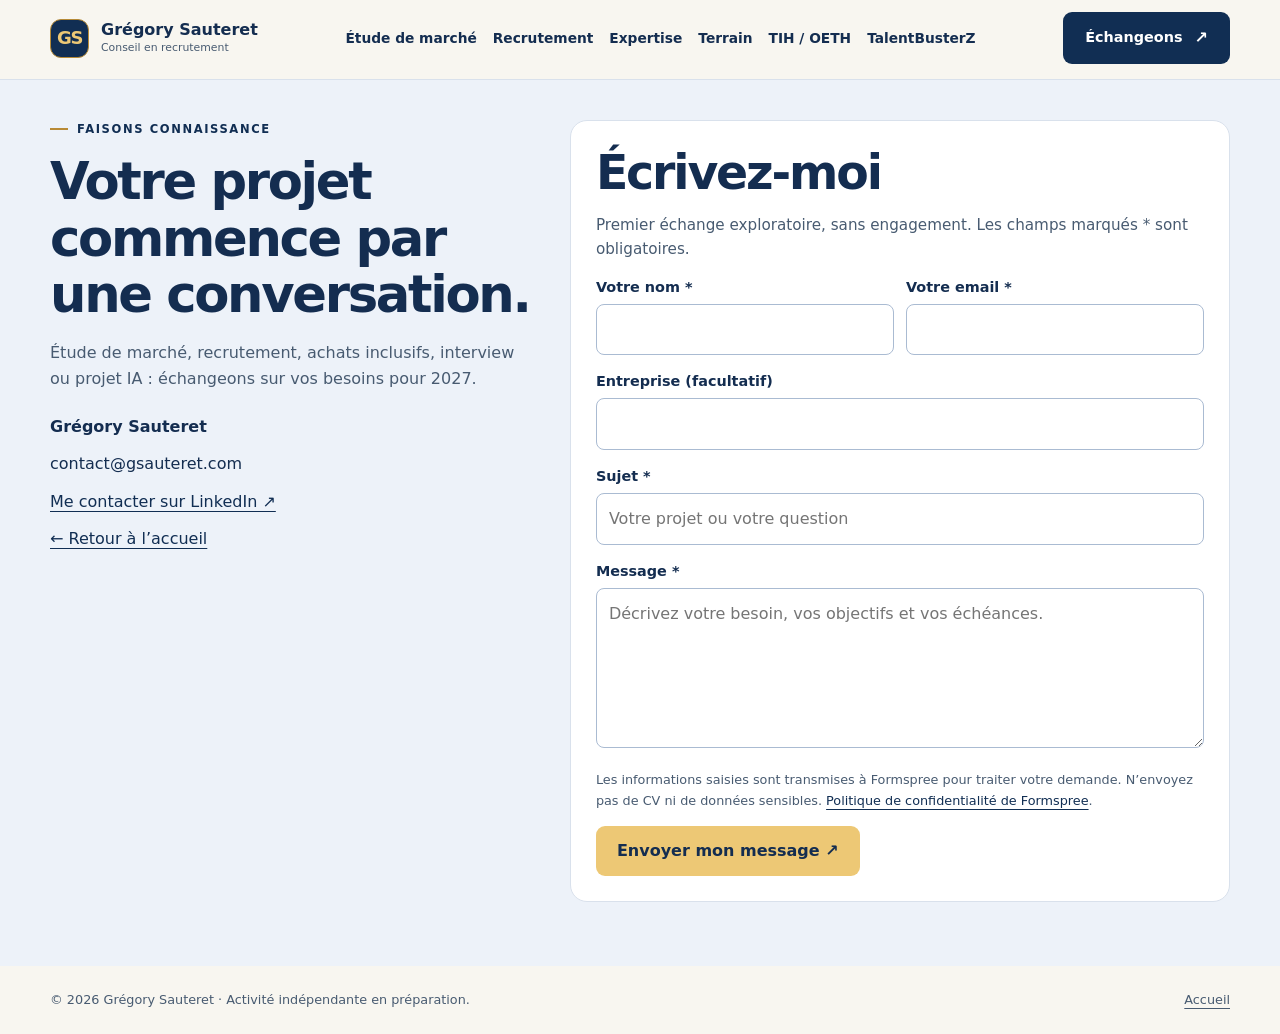
<file: contact.html>
<!doctype html><html lang="fr"><head><meta charset="utf-8"><meta name="viewport" content="width=device-width,initial-scale=1"><title>Contact | Grégory Sauteret</title><meta name="description" content="Échangeons sur vos besoins de recrutement, d’étude de marché, d’achats inclusifs ou de solutions TalentBusterZ."><link rel="icon" type="image/svg+xml" href="favicon.svg"><link rel="stylesheet" href="style.css"><style>
.contact-page{padding:40px 0 64px;min-height:70vh;background:#edf2f9}.contact-layout{display:grid;grid-template-columns:0.85fr 1.15fr;gap:32px;align-items:start}.contact-page h1{font-size:clamp(2rem,4vw,3.2rem);line-height:1.1;margin:12px 0 18px}.contact-form{display:grid;gap:15px}.contact-form label{display:block;font-size:.9rem;font-weight:700;margin-bottom:5px}.contact-form input:not([type=hidden]),.contact-form textarea{width:100%;border:1px solid #aabbd2;border-radius:8px;background:#fff;color:#112e53;padding:12px;font:inherit}.contact-form textarea{min-height:160px;resize:vertical}.contact-form input:focus,.contact-form textarea:focus{outline:2px solid #b88a36;outline-offset:2px}.contact-form button{font:inherit;font-weight:700;cursor:pointer;border:0;justify-self:start}.contact-form button:disabled{opacity:.6;cursor:wait}.contact-form .row-fields{display:grid;grid-template-columns:1fr 1fr;gap:12px}.contact-form [hidden]{display:none!important}.form-feedback{padding:12px;border:1px solid #82b7a0;border-radius:8px;background:#edf8ef;color:#145437}.form-feedback.error{border-color:#cf8f8f;background:#fff0f0;color:#8b2020}.contact-links{display:flex;flex-direction:column;gap:12px;margin-top:22px;align-items:flex-start}.contact-form .hint{font-size:.8rem;color:#485b71}.contact-form .trap{position:absolute;left:-10000px;width:1px;height:1px;overflow:hidden}@media(max-width:720px){.contact-layout,.contact-form .row-fields{grid-template-columns:1fr}.contact-page{padding:24px 0 40px}.contact-form button{width:100%}}
</style></head><body class="subpage"><a class="skip" href="#accueil">Aller au contenu</a><header><nav aria-label="Navigation principale" class="wrap"><a class="brand" href="index.html#accueil"><span aria-hidden="true" class="brandmark">GS</span><span><strong>Grégory Sauteret</strong><small>Conseil en recrutement</small></span></a><button aria-controls="navigation" aria-expanded="false" class="menu">Menu</button><div class="navlinks" id="navigation"><a href="index.html#marche">Étude de marché</a><a href="index.html#services">Recrutement</a><a href="index.html#difference">Expertise</a><a href="interviews.html">Terrain</a><a href="index.html#inclusion">TIH / OETH</a><a href="talentbusterz.html">TalentBusterZ</a></div><a class="button" href="contact.html" aria-current="page">Échangeons <span aria-hidden="true" class="arrow">↗</span></a></nav><div aria-hidden="true" class="progress"><span id="progress"></span></div></header>
<main id="accueil" class="contact-page"><div class="wrap contact-layout"><div><p class="eyebrow">Faisons connaissance</p><h1>Votre projet commence par une conversation.</h1><p>Étude de marché, recrutement, achats inclusifs, interview ou projet IA : échangeons sur vos besoins pour 2027.</p><div class="contact-links"><strong>Grégory Sauteret</strong><span>contact@gsauteret.com</span><a href="https://www.linkedin.com/in/gsauteret/" target="_blank" rel="noopener noreferrer">Me contacter sur LinkedIn ↗</a><a href="index.html">← Retour à l’accueil</a></div></div><div class="card"><h2>Écrivez-moi</h2><p class="small">Premier échange exploratoire, sans engagement. Les champs marqués * sont obligatoires.</p><form id="contactForm" class="contact-form" action="https://formspree.io/f/xpwyjjzn" method="POST"><div class="row-fields"><div><label for="name">Votre nom *</label><input id="name" name="name" autocomplete="name" required maxlength="200"></div><div><label for="email">Votre email *</label><input id="email" name="email" type="email" autocomplete="email" required maxlength="254"></div></div><div><label for="company">Entreprise (facultatif)</label><input id="company" name="company" autocomplete="organization" maxlength="200"></div><div><label for="subject">Sujet *</label><input id="subject" name="subject" required maxlength="250" placeholder="Votre projet ou votre question"></div><div><label for="message">Message *</label><textarea id="message" name="message" required maxlength="5000" placeholder="Décrivez votre besoin, vos objectifs et vos échéances."></textarea></div><div class="trap" aria-hidden="true"><label for="gotcha">Laisser vide</label><input id="gotcha" name="_gotcha" tabindex="-1" autocomplete="off"></div><p class="hint">Les informations saisies sont transmises à Formspree pour traiter votre demande. N’envoyez pas de CV ni de données sensibles. <a href="https://formspree.io/legal/privacy-policy/" target="_blank" rel="noopener noreferrer">Politique de confidentialité de Formspree</a>.</p><button class="button gold-button" id="sendBtn" type="submit">Envoyer mon message ↗</button><p id="ok" class="form-feedback" role="status" hidden>Merci ! Votre message a bien été envoyé.</p><p id="ko" class="form-feedback error" role="alert" hidden>L’envoi a échoué. Réessayez plus tard ou contactez-moi sur LinkedIn.</p></form></div></div></main><footer><div class="wrap footer"><span>© 2026 Grégory Sauteret · Activité indépendante en préparation.</span><a href="index.html">Accueil</a></div></footer><script src="script.js" defer></script><script>
const contactForm=document.getElementById('contactForm'), subjectInput=document.getElementById('subject'), messageInput=document.getElementById('message'),sendBtn=document.getElementById('sendBtn'),ok=document.getElementById('ok'),ko=document.getElementById('ko');
const params=new URLSearchParams(location.search);subjectInput.value=(params.get('subject')||'').slice(0,250);const guide=params.get('body');if(guide)messageInput.placeholder=guide.slice(0,1500);
contactForm.addEventListener('submit',async(e)=>{e.preventDefault();ok.hidden=true;ko.hidden=true;sendBtn.disabled=true;sendBtn.textContent='Envoi en cours…';try{const response=await fetch(contactForm.action,{method:'POST',body:new FormData(contactForm),headers:{Accept:'application/json'}});if(!response.ok)throw new Error('Envoi refusé');contactForm.reset();ok.hidden=false;}catch(_){ko.hidden=false;}finally{sendBtn.disabled=false;sendBtn.textContent='Envoyer mon message ↗';}});
</script></body></html>
</file>
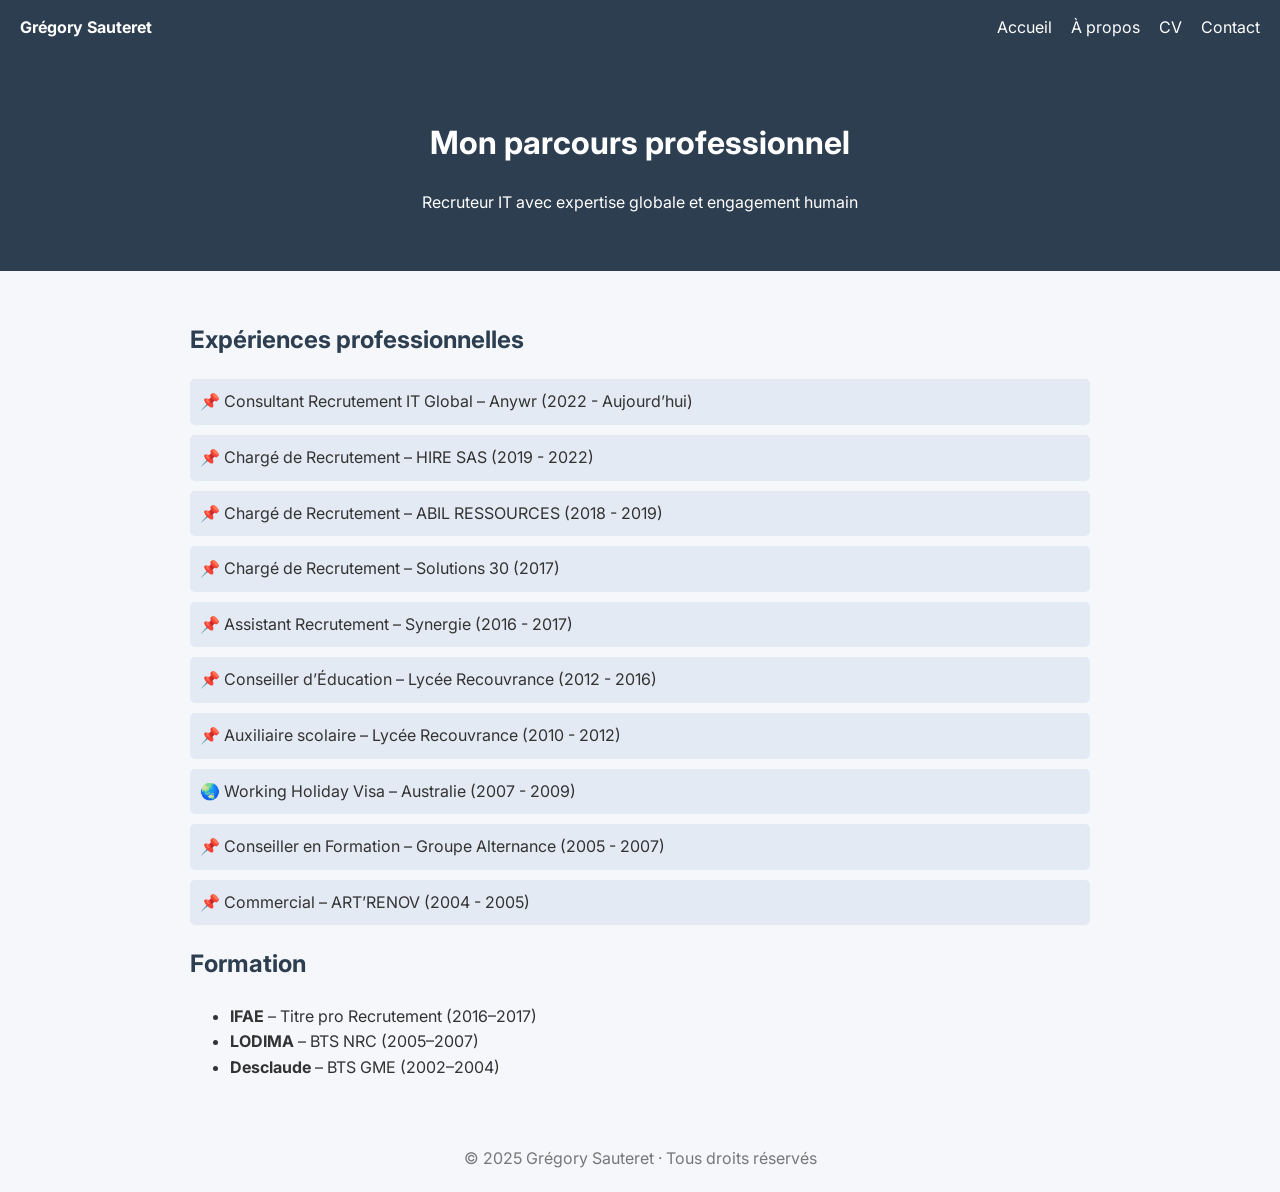
<file: cv_interactif.html>
<!DOCTYPE html>
<html lang="fr">
<head>
  <meta charset="UTF-8" />
  <meta name="viewport" content="width=device-width, initial-scale=1.0"/>
  <title>Grégory Sauteret - Mon CV</title>
  <link href="https://fonts.googleapis.com/css2?family=Inter:wght@400;600&display=swap" rel="stylesheet"/>
  <style>
    body {
      font-family: 'Inter', sans-serif;
      margin: 0;
      background: #f5f7fa;
      color: #333;
      line-height: 1.6;
    }
    nav {
      background: #2c3e50;
      color: white;
      padding: 15px 20px;
      display: flex;
      justify-content: space-between;
      align-items: center;
    }
    nav a {
      color: white;
      text-decoration: none;
      margin-left: 15px;
    }
    nav a:hover {
      text-decoration: underline;
    }
    header {
      background: #2c3e50;
      color: white;
      padding: 40px 20px;
      text-align: center;
    }
    section {
      padding: 30px 20px;
      max-width: 900px;
      margin: auto;
    }
    h2 {
      color: #2c3e50;
    }
    .job-title {
      cursor: pointer;
      background: #e3eaf3;
      padding: 10px;
      margin: 10px 0;
      border-radius: 5px;
    }
    .job-details {
      display: none;
      background: #ffffff;
      border: 1px solid #ddd;
      padding: 15px;
      margin-top: 5px;
      border-radius: 5px;
    }
    footer {
      text-align: center;
      padding: 20px;
      color: #777;
    }
  </style>
</head>
<body>

  <nav>
    <div><strong>Grégory Sauteret</strong></div>
    <div>
      <a href="index.html">Accueil</a>
      <a href="apropos.html">À propos</a>
      <a href="cv.html">CV</a>
      <a href="mailto:contact@gsauteret.fr">Contact</a>
    </div>
  </nav>

  <header>
    <h1>Mon parcours professionnel</h1>
    <p>Recruteur IT avec expertise globale et engagement humain</p>
  </header>

  <section>
    <h2>Expériences professionnelles</h2>

    <div class="job-title" onclick="toggleDetails(0)">📌 Consultant Recrutement IT Global – Anywr (2022 - Aujourd’hui)</div>
    <div class="job-details">Définition de stratégies IT globales, acquisition de profils tech spécialisés, coaching personnalisé et coordination internationale.</div>

    <div class="job-title" onclick="toggleDetails(1)">📌 Chargé de Recrutement – HIRE SAS (2019 - 2022)</div>
    <div class="job-details">Recrutement IT cadres, sourcing multicanal, entretiens structurés, suivi RH.</div>

    <div class="job-title" onclick="toggleDetails(2)">📌 Chargé de Recrutement – ABIL RESSOURCES (2018 - 2019)</div>
    <div class="job-details">Recrutement multisectoriel, booléen, job boards, cycle complet.</div>

    <div class="job-title" onclick="toggleDetails(3)">📌 Chargé de Recrutement – Solutions 30 (2017)</div>
    <div class="job-details">Annonces, sourcing, préqualification, coaching candidat.</div>

    <div class="job-title" onclick="toggleDetails(4)">📌 Assistant Recrutement – Synergie (2016 - 2017)</div>
    <div class="job-details">Préqualification téléphonique, suivi administratif, base candidats.</div>

    <div class="job-title" onclick="toggleDetails(5)">📌 Conseiller d’Éducation – Lycée Recouvrance (2012 - 2016)</div>
    <div class="job-details">Accompagnement éducatif, organisation événements, suivi pédagogique.</div>

    <div class="job-title" onclick="toggleDetails(6)">📌 Auxiliaire scolaire – Lycée Recouvrance (2010 - 2012)</div>
    <div class="job-details">Assistance pédagogique, soutien opérationnel.</div>

    <div class="job-title" onclick="toggleDetails(7)">🌏 Working Holiday Visa – Australie (2007 - 2009)</div>
    <div class="job-details">Expériences terrain, logistique, vente, mer, culture internationale.</div>

    <div class="job-title" onclick="toggleDetails(8)">📌 Conseiller en Formation – Groupe Alternance (2005 - 2007)</div>
    <div class="job-details">Prospection, placement alternants, innovation sourcing SMS.</div>

    <div class="job-title" onclick="toggleDetails(9)">📌 Commercial – ART’RENOV (2004 - 2005)</div>
    <div class="job-details">Vente directe, prospection, négociation commerciale.</div>

    <h2>Formation</h2>
    <ul>
      <li><strong>IFAE</strong> – Titre pro Recrutement (2016–2017)</li>
      <li><strong>LODIMA</strong> – BTS NRC (2005–2007)</li>
      <li><strong>Desclaude</strong> – BTS GME (2002–2004)</li>
    </ul>
  </section>

  <footer>
    © 2025 Grégory Sauteret · Tous droits réservés
  </footer>

  <script>
    function toggleDetails(index) {
      const details = document.querySelectorAll('.job-details');
      details[index].style.display = details[index].style.display === 'block' ? 'none' : 'block';
    }
  </script>

</body>
</html>
</file>
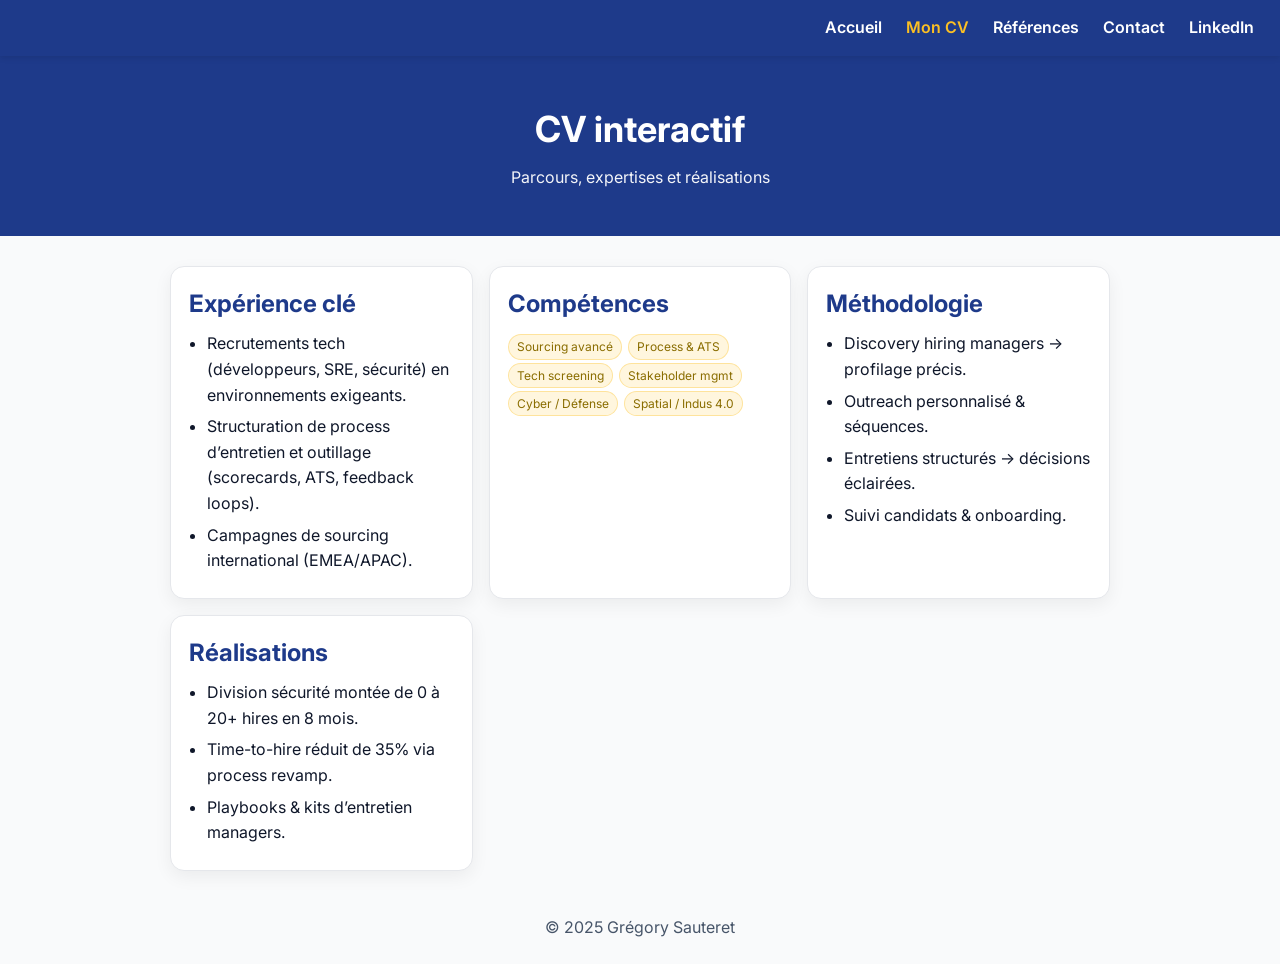
<file: cvinteractif.html>
<!doctype html>
<html lang="fr">
<head>
<meta charset="utf-8" />
<meta name="viewport" content="width=device-width, initial-scale=1" />
<title>CV interactif — Grégory Sauteret</title>
<meta name="description" content="CV interactif de Grégory Sauteret — Senior Talent Acquisition Specialist." />
<link href="https://fonts.googleapis.com/css2?family=Inter:wght@400;600;700&display=swap" rel="stylesheet"/>

<style>
  :root{ --bg:#f9fafb; --text:#0f172a; --muted:#475569; --brand:#1e3a8a; --accent:#fbbf24; }
  @media (prefers-color-scheme:dark){ :root{--bg:#0b0c10;--text:#e8eaed;--muted:#a6adbb;--brand:#1e40af;--accent:#facc15;} }

  *{box-sizing:border-box}
  body{margin:0;font-family:'Inter',system-ui,-apple-system,Segoe UI,Roboto,Ubuntu,sans-serif;background:var(--bg);color:var(--text);line-height:1.6}

  /* NAV + brillance dorée */
  nav{
    position:fixed;top:0;left:0;right:0;z-index:1000;height:56px;background:var(--brand);
    display:flex;align-items:center;justify-content:flex-end;gap:20px;padding:0 24px;box-shadow:0 2px 6px rgba(0,0,0,.1)
  }
  nav a{color:#fff;text-decoration:none;font-weight:600;position:relative;overflow:hidden;padding:0 2px;transition:color .3s}
  nav a::before{content:"";position:absolute;top:0;left:-100%;width:100%;height:100%;background:linear-gradient(120deg,transparent,rgba(251,191,36,.85),transparent);transition:all .6s ease}
  nav a:hover{color:var(--accent)} nav a:hover::before{left:100%}
  nav a::after{content:"";position:absolute;left:0;bottom:-3px;width:0;height:2px;background:var(--accent);transition:width .3s}
  nav a:hover::after{width:100%}
  nav a[aria-current="page"]{color:var(--accent)}
  nav a[aria-current="page"]::after{width:100%}

  header{margin-top:56px;background:var(--brand);color:#fff;min-height:180px;display:flex;flex-direction:column;align-items:center;justify-content:center;text-align:center;padding:0 20px}
  header h1{margin:0 0 6px;font-size:clamp(26px,4.6vw,36px)}
  header p{margin:0;opacity:.95}

  main{max-width:980px;margin:0 auto;padding:20px}

  .grid{display:grid;grid-template-columns:repeat(auto-fit,minmax(280px,1fr));gap:16px;margin-top:10px}
  .card{background:#fff;border:1px solid #e5e7eb;border-radius:14px;padding:18px;box-shadow:0 6px 18px rgba(0,0,0,.06)}
  @media (prefers-color-scheme:dark){ .card{background:#121319;border-color:rgba(255,255,255,.12);box-shadow:0 10px 28px rgba(0,0,0,.45)} }

  h2{margin:0 0 8px;color:var(--brand)}
  ul{margin:0;padding-left:18px} li{margin:6px 0}
  .tag{display:inline-block;background:rgba(251,191,36,.15);border:1px solid rgba(251,191,36,.35);color:#8a6d00;padding:2px 8px;border-radius:999px;font-size:12px;margin:3px 6px 0 0}
  @media (prefers-color-scheme:dark){ .tag{color:#facc15;border-color:rgba(250,204,21,.55)} }

  footer{text-align:center;color:var(--muted);padding:24px}
</style>
</head>

<body>
  <nav>
    <a href="index.html">Accueil</a>
    <a href="cvinteractif.html" aria-current="page">Mon CV</a>
    <a href="references.html">Références</a>
    <a href="contact.html">Contact</a>
    <a href="https://www.linkedin.com/in/gsauteret/" target="_blank" rel="noopener">LinkedIn</a>
  </nav>

  <header>
    <h1>CV interactif</h1>
    <p>Parcours, expertises et réalisations</p>
  </header>

  <main>
    <div class="grid">
      <section class="card">
        <h2>Expérience clé</h2>
        <ul>
          <li>Recrutements tech (développeurs, SRE, sécurité) en environnements exigeants.</li>
          <li>Structuration de process d’entretien et outillage (scorecards, ATS, feedback loops).</li>
          <li>Campagnes de sourcing international (EMEA/APAC).</li>
        </ul>
      </section>
      <section class="card">
        <h2>Compétences</h2>
        <div>
          <span class="tag">Sourcing avancé</span><span class="tag">Process & ATS</span>
          <span class="tag">Tech screening</span><span class="tag">Stakeholder mgmt</span>
          <span class="tag">Cyber / Défense</span><span class="tag">Spatial / Indus 4.0</span>
        </div>
      </section>
      <section class="card">
        <h2>Méthodologie</h2>
        <ul>
          <li>Discovery hiring managers → profilage précis.</li>
          <li>Outreach personnalisé & séquences.</li>
          <li>Entretiens structurés → décisions éclairées.</li>
          <li>Suivi candidats & onboarding.</li>
        </ul>
      </section>
      <section class="card">
        <h2>Réalisations</h2>
        <ul>
          <li>Division sécurité montée de 0 à 20+ hires en 8 mois.</li>
          <li>Time-to-hire réduit de 35% via process revamp.</li>
          <li>Playbooks & kits d’entretien managers.</li>
        </ul>
      </section>
    </div>
  </main>

  <footer>© 2025 Grégory Sauteret</footer>
</body>
</html>
</file>
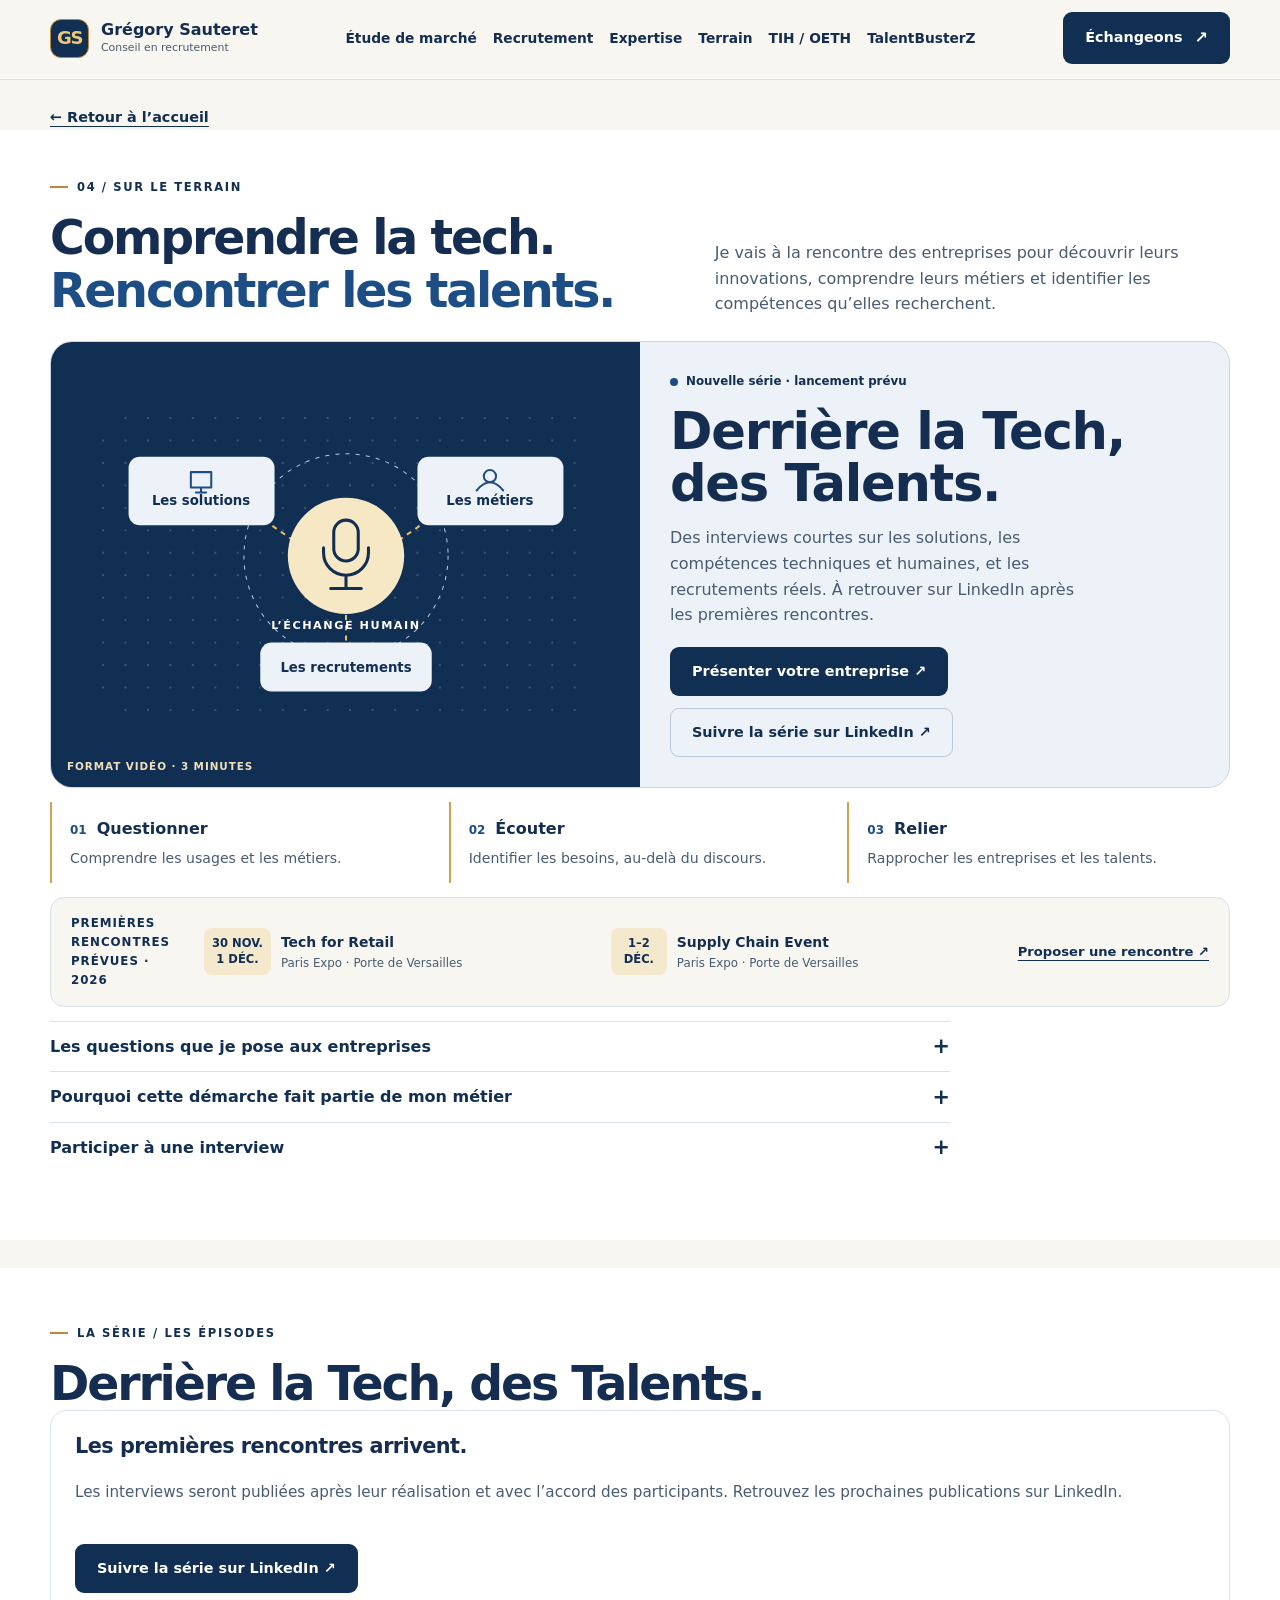
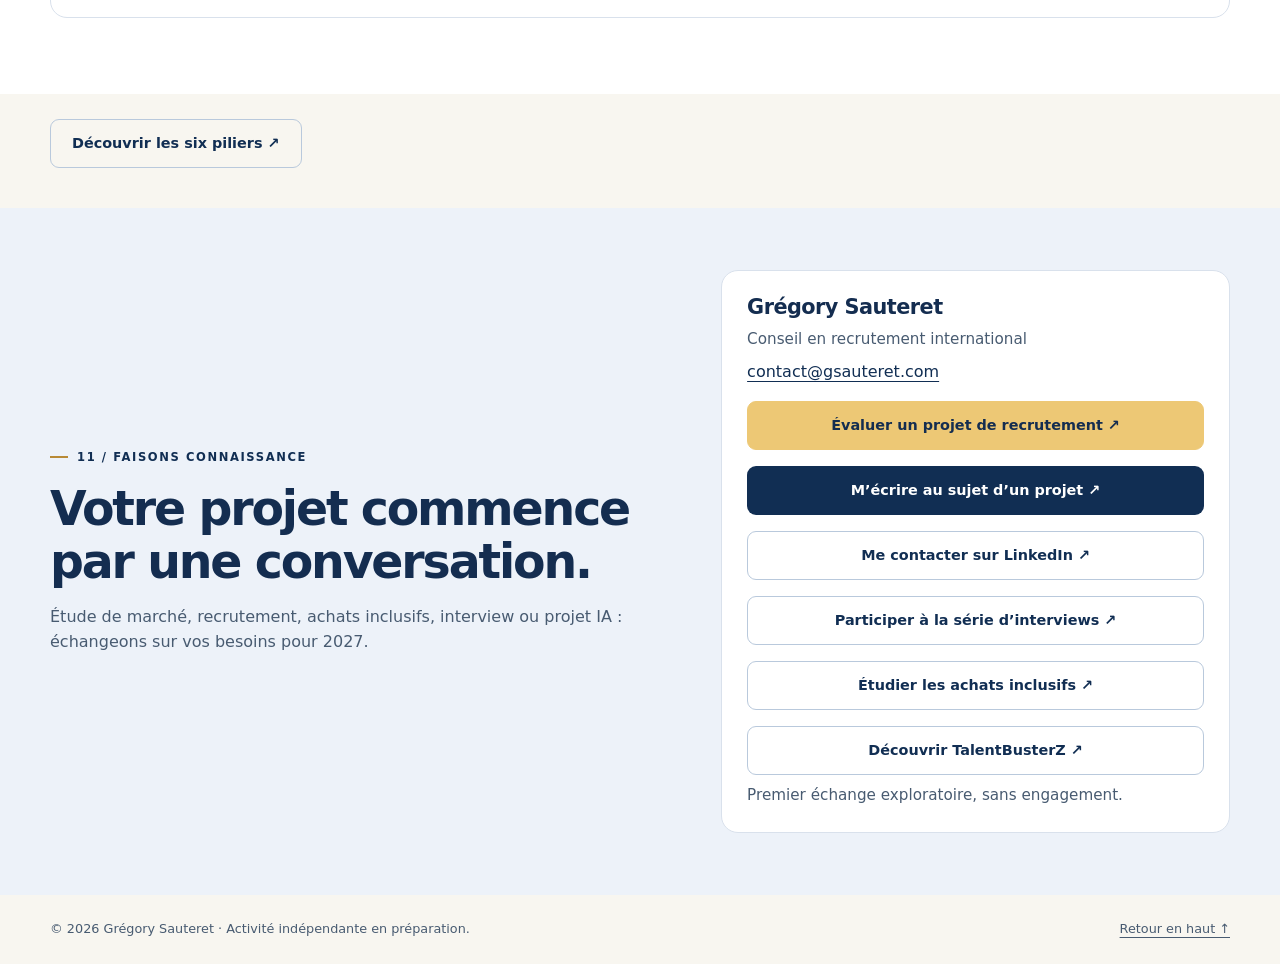
<file: interviews.html>
<!DOCTYPE html>

<html lang="fr"><head><meta charset="utf-8"/><meta content="width=device-width,initial-scale=1" name="viewport"/><meta content="Rencontres avec les entreprises de la tech : innovations, métiers, compétences et recrutements. Une série de Grégory Sauteret." name="description"/><title>Derrière la Tech, des Talents | Grégory Sauteret</title><link rel="icon" type="image/svg+xml" href="favicon.svg"/><link rel="stylesheet" href="style.css"/></head><body class="subpage"><a class="skip" href="#accueil">Aller au contenu</a><header><nav aria-label="Navigation principale" class="wrap"><a class="brand" href="index.html#accueil"><span aria-hidden="true" class="brandmark">GS</span><span><strong>Grégory Sauteret</strong><small>Conseil en recrutement</small></span></a><button aria-controls="navigation" aria-expanded="false" class="menu">Menu</button><div class="navlinks" id="navigation"><a href="index.html#marche">Étude de marché</a><a href="index.html#services">Recrutement</a><a href="index.html#difference">Expertise</a><a href="interviews.html" aria-current="page">Terrain</a><a href="index.html#inclusion">TIH / OETH</a><a href="talentbusterz.html">TalentBusterZ</a></div><a class="button" href="contact.html">Échangeons <span aria-hidden="true" class="arrow">↗</span></a></nav><div aria-hidden="true" class="progress"><span id="progress"></span></div></header>
<main id="accueil"><div class="wrap subpage-nav"><a href="index.html">← Retour à l’accueil</a></div><section class="section white field-section" id="terrain"><div class="wrap"><div class="section-head field-head"><div><p class="eyebrow">04 / Sur le terrain</p><h1>Comprendre la tech.<br/><span class="accent">Rencontrer les talents.</span></h1></div><p>Je vais à la rencontre des entreprises pour découvrir leurs innovations, comprendre leurs métiers et identifier les compétences qu’elles recherchent.</p></div>
<div class="field-feature"><div class="field-art"><svg aria-labelledby="field-art-title" role="img" viewbox="0 0 480 290"><title id="field-art-title">Des échanges filmés, de la technologie aux métiers et aux besoins humains</title><defs><pattern height="22" id="fielddots" patternunits="userSpaceOnUse" width="22"><circle cx="2" cy="2" fill="#a3b9d4" opacity=".35" r="1"></circle></pattern></defs><rect fill="url(#fielddots)" height="290" rx="20" width="480"></rect><circle cx="240" cy="137" fill="none" r="100" stroke="#b6c9e2" stroke-dasharray="4 6"></circle><path d="M135 85L193 125M345 85L287 125M240 185V228" stroke="#e6bd66" stroke-dasharray="5 5" stroke-width="2"></path><g fill="#edf2f9"><rect height="67" rx="11" width="143" x="27" y="40"></rect><rect height="67" rx="11" width="143" x="310" y="40"></rect><rect height="48" rx="11" width="168" x="156" y="222"></rect></g><g fill="#112e53" font-family="system-ui" font-size="13" font-weight="700" text-anchor="middle"><text x="98" y="87">Les solutions</text><text x="381" y="87">Les métiers</text><text x="240" y="251">Les recrutements</text></g><g fill="none" stroke="#1c4d85" stroke-linecap="round" stroke-linejoin="round" stroke-width="2"><path d="M88 55h20v15H88zM93 75h10M98 70v5"></path><circle cx="381" cy="59" r="6"></circle><path d="M368 73q13-16 26 0"></path></g><circle cx="240" cy="137" fill="#f6e8c5" r="57"></circle><g fill="none" stroke="#112e53" stroke-linecap="round" stroke-width="3"><rect height="40" rx="12" width="24" x="228" y="102"></rect><path d="M218 129v5a22 22 0 0 0 44 0v-5M240 156v13m-15 0h30"></path></g><text fill="#fff" font-family="system-ui" font-size="11" font-weight="650" letter-spacing="1.5" text-anchor="middle" x="240" y="209">L’ÉCHANGE HUMAIN</text></svg><span class="field-stamp">FORMAT VIDÉO · 3 MINUTES</span></div><div class="field-copy"><span class="field-kicker"><span class="field-dot"></span> Nouvelle série · lancement prévu</span><h3>Derrière la Tech,<br/>des Talents.</h3><p>Des interviews courtes sur les solutions, les compétences techniques et humaines, et les recrutements réels. À retrouver sur LinkedIn après les premières rencontres.</p><div class="actions"><a class="button" href="contact.html?subject=Derri%C3%A8re%20la%20Tech%2C%20des%20Talents%20%E2%80%94%20proposition%20d%E2%80%99interview&amp;body=Bonjour%20Gr%C3%A9gory%2C%0A%0AJe%20souhaite%20vous%20pr%C3%A9senter%20notre%20entreprise%20et%20%C3%A9changer%20sur%20nos%20m%C3%A9tiers%20et%20nos%20besoins%20en%20comp%C3%A9tences.%0A%0AEntreprise%20%3A%0AContact%20%3A%0ADisponibilit%C3%A9s%20%3A%0A">Présenter votre entreprise ↗</a><a class="button secondary" href="https://www.linkedin.com/in/gsauteret/">Suivre la série sur LinkedIn ↗</a></div></div></div>
<div class="field-steps"><div><span>01</span><strong>Questionner</strong><p>Comprendre les usages et les métiers.</p></div><div><span>02</span><strong>Écouter</strong><p>Identifier les besoins, au-delà du discours.</p></div><div><span>03</span><strong>Relier</strong><p>Rapprocher les entreprises et les talents.</p></div></div>
<div class="field-agenda"><div class="event-label">Premières rencontres prévues · 2026</div><div class="event"><span class="event-date">30 NOV.<br/>1 DÉC.</span><div><strong>Tech for Retail</strong><small>Paris Expo · Porte de Versailles</small></div></div><div class="event"><span class="event-date">1–2<br/>DÉC.</span><div><strong>Supply Chain Event</strong><small>Paris Expo · Porte de Versailles</small></div></div><a href="contact.html?subject=Derri%C3%A8re%20la%20Tech%2C%20des%20Talents%20%E2%80%94%20proposition%20d%E2%80%99interview&amp;body=Bonjour%20Gr%C3%A9gory%2C%0A%0AJe%20souhaite%20vous%20pr%C3%A9senter%20notre%20entreprise%20et%20%C3%A9changer%20sur%20nos%20m%C3%A9tiers%20et%20nos%20besoins%20en%20comp%C3%A9tences.%0A%0AEntreprise%20%3A%0AContact%20%3A%0ADisponibilit%C3%A9s%20%3A%0A">Proposer une rencontre ↗</a></div>
<details><summary>Les questions que je pose aux entreprises</summary><ul><li>Quel problème votre solution résout-elle et comment se distingue-t-elle ?</li><li>Quels métiers permettent de concevoir, développer et déployer votre solution ?</li><li>Quelles qualités humaines font la différence dans vos équipes ?</li><li>Recrutez-vous aujourd’hui ? Quels profils sont difficiles à trouver ?</li><li>Quelles compétences humaines prendront davantage de valeur avec l’IA ?</li></ul><p>Je donne aussi la parole aux entreprises qui ne recrutent pas actuellement : comprendre les évolutions du marché compte autant que repérer des opportunités.</p></details><details><summary>Pourquoi cette démarche fait partie de mon métier</summary><p>Une annonce ou un CV ne suffit pas à comprendre un métier. Le dialogue permet de clarifier un besoin implicite, de vérifier une hypothèse, de rebondir sur une réponse et de construire une relation de confiance. Ces rencontres nourrissent ma connaissance du marché et ma capacité à conseiller les entreprises et les candidats. L’IA m’aide à préparer les questions et à structurer les enseignements ; la rencontre et le discernement restent humains.</p></details><details><summary>Participer à une interview</summary><p>Le format envisagé est un échange vidéo de trois minutes, sans engagement commercial. La diffusion sur LinkedIn se fait avec l’accord des personnes filmées et dans le respect des règles de captation du salon. Les premiers épisodes seront ajoutés ici après leur publication ; aucune vidéo n’est encore disponible.</p><div class="actions"><a class="button secondary" href="contact.html?subject=Derri%C3%A8re%20la%20Tech%2C%20des%20Talents%20%E2%80%94%20proposition%20d%E2%80%99interview&amp;body=Bonjour%20Gr%C3%A9gory%2C%0A%0AJe%20souhaite%20vous%20pr%C3%A9senter%20notre%20entreprise%20et%20%C3%A9changer%20sur%20nos%20m%C3%A9tiers%20et%20nos%20besoins%20en%20comp%C3%A9tences.%0A%0AEntreprise%20%3A%0AContact%20%3A%0ADisponibilit%C3%A9s%20%3A%0A">Proposer une interview ↗</a></div></details></div></section><section class="section white episode-library" id="episodes"><div class="wrap"><p class="eyebrow">La série / Les épisodes</p><h2>Derrière la Tech, des Talents.</h2><div class="card"><h3>Les premières rencontres arrivent.</h3><p>Les interviews seront publiées après leur réalisation et avec l’accord des participants. Retrouvez les prochaines publications sur LinkedIn.</p><div class="actions"><a class="button" href="https://www.linkedin.com/in/gsauteret/">Suivre la série sur LinkedIn ↗</a></div></div><!-- Ajouter ici les cartes des épisodes validés. Voir le guide. --></div></section><div class="wrap subpage-end"><div class="actions"><a class="button secondary" href="index.html">Découvrir les six piliers ↗</a></div></div><section class="contact" id="contact"><div class="wrap contact-panel"><div><p class="eyebrow">11 / Faisons connaissance</p><h2>Votre projet commence par une conversation.</h2><p>Étude de marché, recrutement, achats inclusifs, interview ou projet IA : échangeons sur vos besoins pour 2027.</p></div><div class="card"><h3>Grégory Sauteret</h3><p>Conseil en recrutement international</p><a href="contact.html">contact@gsauteret.com</a><a class="button gold-button" href="contact.html?subject=%C3%89tude%20de%20faisabilit%C3%A9%20de%20recrutement&amp;body=Bonjour%20Gr%C3%A9gory%2C%0A%0AJe%20souhaite%20%C3%A9tudier%20la%20faisabilit%C3%A9%20d%E2%80%99un%20recrutement.%0A%0APoste%20ou%20comp%C3%A9tences%20%3A%0ALocalisation%20%3A%0A%C3%89ch%C3%A9ance%20souhait%C3%A9e%20%3A%0A%0A">Évaluer un projet de recrutement ↗</a><a class="button" href="contact.html?subject=%C3%89change%20sur%20un%20projet%20de%20recrutement&amp;body=Bonjour%2C%0A%0AJe%20souhaite%20%C3%A9changer%20avec%20vous%20au%20sujet%20de%20nos%20besoins%20de%20recrutement.%0A%0A">M’écrire au sujet d’un projet ↗</a><a class="button secondary" href="https://www.linkedin.com/in/gsauteret/">Me contacter sur LinkedIn ↗</a><a class="button secondary" href="contact.html?subject=Derri%C3%A8re%20la%20Tech%2C%20des%20Talents%20%E2%80%94%20proposition%20d%E2%80%99interview&amp;body=Bonjour%20Gr%C3%A9gory%2C%0A%0AJe%20souhaite%20vous%20pr%C3%A9senter%20notre%20entreprise%20et%20%C3%A9changer%20sur%20nos%20m%C3%A9tiers%20et%20nos%20besoins%20en%20comp%C3%A9tences.%0A%0AEntreprise%20%3A%0AContact%20%3A%0ADisponibilit%C3%A9s%20%3A%0A">Participer à la série d’interviews ↗</a><a class="button secondary" href="contact.html?subject=%C3%89tude%20d%E2%80%99une%20collaboration%20TIH%20/%20OETH&amp;body=Bonjour%20Gr%C3%A9gory%2C%0A%0AJe%20souhaite%20%C3%A9changer%20avec%20vous.%0A">Étudier les achats inclusifs ↗</a><a class="button secondary" href="contact.html?subject=TalentBusterZ%20%E2%80%93%20%C3%A9change%20exploratoire&amp;body=Bonjour%20Gr%C3%A9gory%2C%0A%0AJe%20souhaite%20%C3%A9changer%20avec%20vous.%0A">Découvrir TalentBusterZ ↗</a><p class="small">Premier échange exploratoire, sans engagement.</p></div></div></section></main><footer><div class="wrap footer"><span>© 2026 Grégory Sauteret · Activité indépendante en préparation.</span><a href="#accueil">Retour en haut ↑</a></div></footer><div class="mobile-cta"><a class="button" href="contact.html">Parlons de vos recrutements ↗</a></div><script src="script.js" defer></script></body></html>
</file>
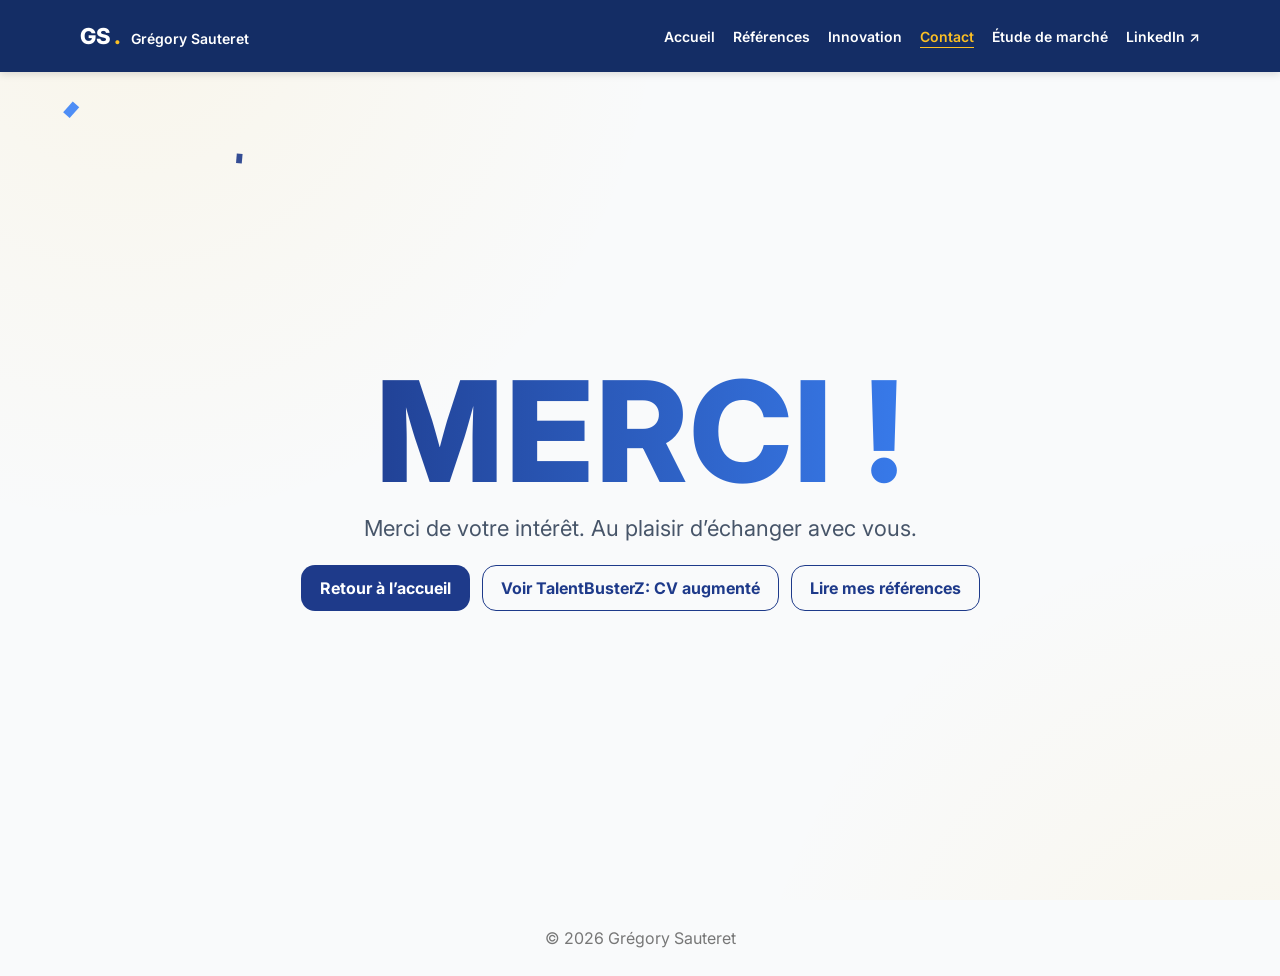
<file: merci.html>
<!doctype html>
<html lang="fr">
<head>
  <meta charset="utf-8"/>
  <meta name="viewport" content="width=device-width, initial-scale=1"/>
  <meta name="robots" content="noindex">
  <title>Merci — Grégory Sauteret</title>

  <meta name="color-scheme" content="light dark">
  <meta name="theme-color" content="#1e3a8a" media="(prefers-color-scheme: dark)">
  <meta name="theme-color" content="#f9fafb" media="(prefers-color-scheme: light)">
  <link href="https://fonts.googleapis.com/css2?family=Inter:wght@400;600;700&display=swap" rel="stylesheet"/>

  <style>
    :root{
      --bg:#f9fafb; 
      --text:#0f172a; 
      --muted:#475569; 
      --brand:#1e3a8a; 
      --accent:#fbbf24;
      --nav-h:56px;
    }
    @media (prefers-color-scheme:dark){
      :root{
        --bg:#0b0c10; 
        --text:#e8eaed; 
        --muted:#a6adbb; 
        --brand:#1e40af; 
        --accent:#facc15;
      }
    }

    *{box-sizing:border-box}
    body{margin:0;font-family:'Inter',system-ui,-apple-system,Segoe UI,Roboto,Ubuntu,sans-serif;background:var(--bg);color:var(--text)}

    nav{
      position:fixed;top:0;left:0;right:0;z-index:1000;
      height:var(--nav-h);background:var(--brand);
      padding:0 20px;display:flex;align-items:center;justify-content:flex-end;gap:20px
    }
    nav a{color:#fff;text-decoration:none;font-weight:600}
    nav a:hover{text-decoration:underline}

    .hero{
      margin-top:var(--nav-h);
      min-height:calc(100vh - var(--nav-h));
      position:relative;
      overflow:hidden;
      display:grid;
      place-items:center;
      background:
        radial-gradient(900px 900px at 10% -10%, rgba(251,191,36,.08), transparent 60%),
        radial-gradient(900px 900px at 100% 120%, rgba(251,191,36,.08), transparent 60%),
        var(--bg);
    }

    #confetti{position:absolute;inset:0;z-index:0;pointer-events:none}

    .center{
      position:relative;z-index:1;text-align:center;padding:24px;
    }

    .merci{
      margin:0;
      font-weight:800;
      letter-spacing:0.02em;
      line-height:1;
      font-size:clamp(48px, 12vw, 140px);
      background:linear-gradient(90deg, #1e3a8a, #3b82f6, #fbbf24);
      background-size:200% 100%;
      -webkit-background-clip:text; background-clip:text;
      color:transparent;
      animation:shine 8s linear infinite, float 6s ease-in-out infinite;
      will-change:transform, background-position;
    }
    @keyframes shine{to{background-position:-200% 0}}
    @keyframes float{0%{transform:translateY(0)}50%{transform:translateY(-8px)}100%{transform:translateY(0)}}

    .subtitle{
      margin:14px 0 24px;
      font-size:clamp(16px, 2.6vw, 22px);
      color:var(--muted);
    }

    .cta{
      display:flex;flex-wrap:wrap;gap:12px;justify-content:center;
    }
    .btn{
      display:inline-flex;align-items:center;gap:8px;
      padding:12px 18px;border-radius:14px;font-weight:700;
      border:1px solid transparent;text-decoration:none;cursor:pointer;
      background:var(--brand);color:#fff;
      transition:transform .18s ease, opacity .18s ease, border-color .18s ease;
    }
    .btn:hover{transform:translateY(-1px)}
    .btn:active{transform:translateY(0)}
    .btn.ghost{background:transparent;color:var(--brand);border-color:var(--brand)}
    @media (prefers-color-scheme:dark){
      .btn.ghost{color:#e8eaed;border-color:#e8eaed}
    }

    footer{text-align:center;color:#777;padding:28px}
    @media (prefers-color-scheme:dark){footer{color:#a6adbb}}

    @media (prefers-reduced-motion:reduce){
      .merci{animation:none}
    }
  </style>
<link rel="stylesheet" href="site.css">
</head>
<body>
  <nav class="site-nav" aria-label="Navigation principale"><a class="identity" href="index.html">GS<span>.</span> <span class="identity-name">Grégory Sauteret</span></a><div class="nav-links"><a href="index.html">Accueil</a><a href="references.html">Références</a><a href="talentbusterz.html">Innovation</a><a href="contact.html" aria-current="page">Contact</a><a href="questionnaire.html">Étude de marché</a><a href="https://www.linkedin.com/in/gsauteret/" target="_blank" rel="noopener">LinkedIn ↗</a></div></nav>

  <section class="hero">
    <canvas id="confetti" aria-hidden="true"></canvas>

    <div class="center">
      <h1 class="merci">MERCI<span id="who"></span> !</h1>
      <p class="subtitle">Merci de votre intérêt. Au plaisir d’échanger avec vous.</p>
      <div class="cta">
        <a class="btn" href="index.html">Retour à l’accueil</a>
        <a class="btn ghost" href="talentbusterz.html">Voir TalentBusterZ: CV augmenté</a>
        <a class="btn ghost" href="references.html">Lire mes références</a>
      </div>
    </div>
  </section>

  <footer>© <script>document.write(new Date().getFullYear())</script> Grégory Sauteret</footer>

  <script>
    try { if(sessionStorage.getItem('gsContactSent')==='1'){ document.querySelector('.subtitle').textContent='Votre message a bien été envoyé. Merci pour votre prise de contact.'; sessionStorage.removeItem('gsContactSent'); } } catch (_) {}
    // Confettis doux
    (function(){
      const reduce = window.matchMedia && window.matchMedia('(prefers-reduced-motion: reduce)').matches;
      if(reduce) return;
      const c = document.getElementById('confetti');
      const ctx = c.getContext('2d');
      let w, h, raf, t0;
      const TAU = Math.PI*2;
      const COLORS = ['#1e3a8a','#3b82f6','#fbbf24','#fde68a'];

      function resize(){
        w = c.width = c.clientWidth = c.offsetWidth;
        h = c.height = c.clientHeight = c.offsetHeight;
      }
      window.addEventListener('resize', resize, {passive:true});
      resize();

      const N = Math.min(160, Math.floor((w*h)/18000));
      const P = [];
      for(let i=0;i<N;i++){
        P.push({
          x: Math.random()*w,
          y: -Math.random()*h*0.6,
          r: 4 + Math.random()*6,
          a: Math.random()*TAU,
          s: 50 + Math.random()*120,
          w: 40 + Math.random()*80,
          c: COLORS[i%COLORS.length],
          drift: (Math.random()*2-1)*30
        });
      }

      function step(ts){
        if(!t0) t0 = ts;
        const dt = Math.min(33, ts - t0);
        t0 = ts;
        ctx.clearRect(0,0,w,h);
        for(const p of P){
          p.y += (p.s * dt/1000);
          p.x += Math.sin((p.y/50)) * (p.drift * dt/1000);
          p.a += (p.w * dt/1000)*(Math.random()>.5?1:-1);
          ctx.save();
          ctx.translate(p.x,p.y);
          ctx.rotate(p.a);
          ctx.fillStyle=p.c;
          ctx.globalAlpha=0.9;
          ctx.fillRect(-p.r,-p.r*0.6,p.r*2,p.r*1.2);
          ctx.restore();
          if(p.y > h + 20){ p.y=-20; p.x=Math.random()*w; }
        }
        raf = requestAnimationFrame(step);
      }
      raf = requestAnimationFrame(step);
      setTimeout(()=>{cancelAnimationFrame(raf);ctx.clearRect(0,0,w,h);},6500);
    })();
  </script>
</body>
</html>
</file>
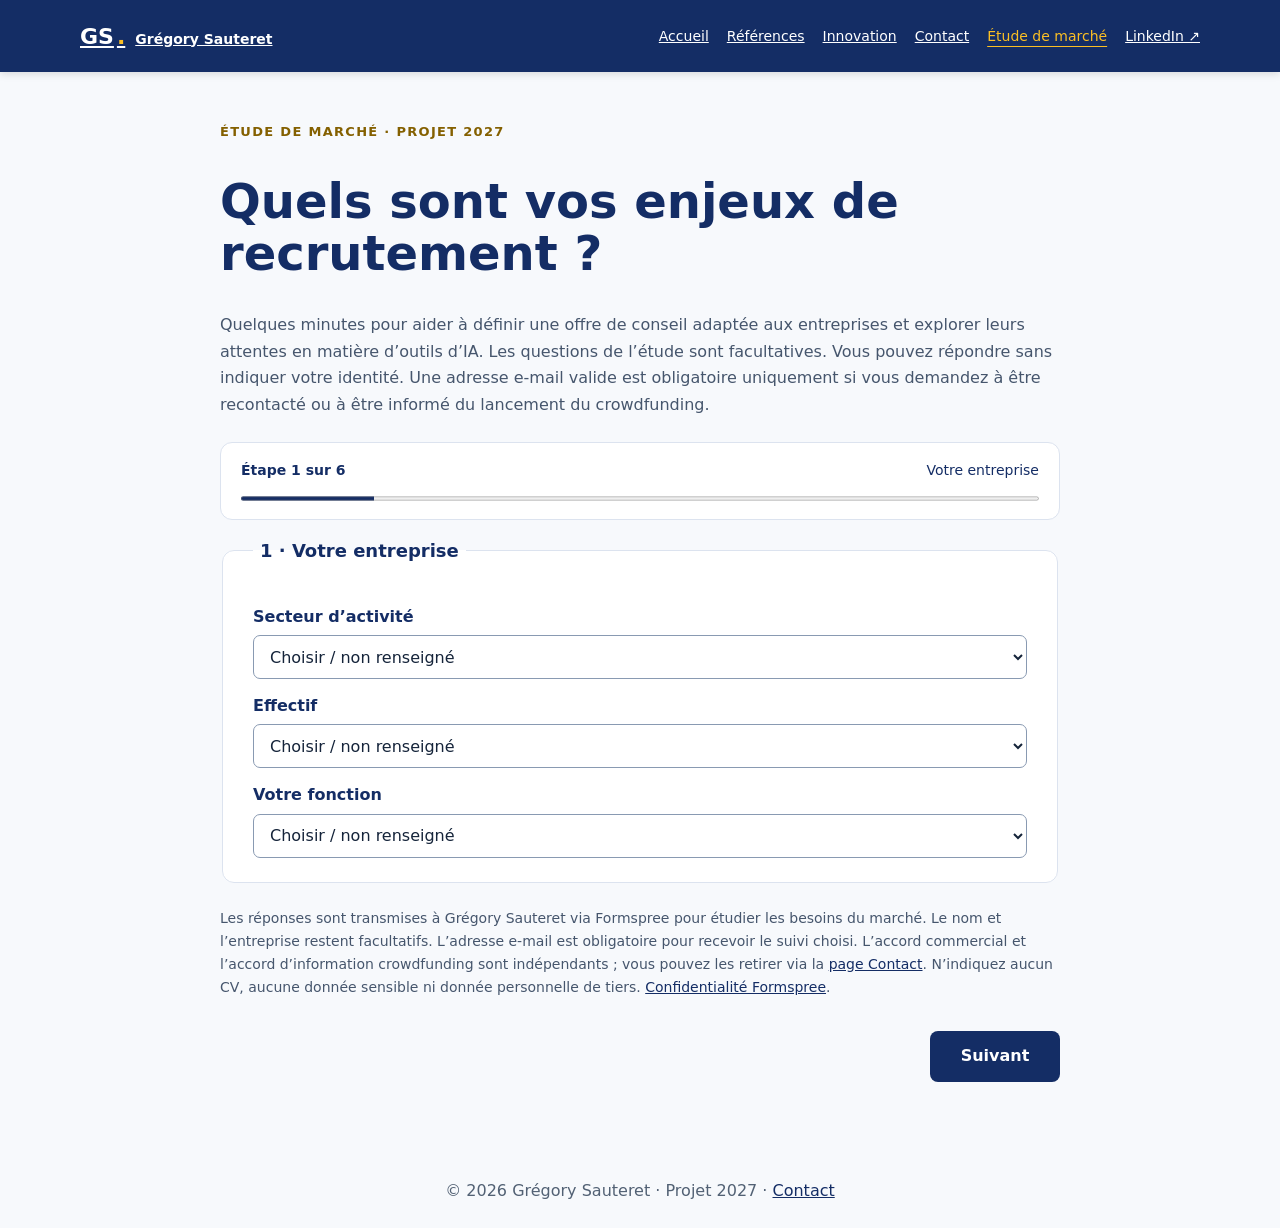
<file: questionnaire.html>
<!DOCTYPE html>
<html lang="fr"><head><meta charset="utf-8"/><meta content="width=device-width,initial-scale=1" name="viewport"/><title>Étude de marché recrutement 2027 | Grégory Sauteret</title><meta content="Questionnaire professionnel sur les besoins de recrutement, le RPO, l’analyse de marché et les outils d’IA." name="description"/><link href="site.css" rel="stylesheet"/><style>*{box-sizing:border-box}body{margin:0;background:#f7f9fc;color:#15243a;font:16px/1.65 system-ui,sans-serif}main{max-width:880px;margin:auto;padding:36px 20px 48px}h1{font-size:clamp(30px,5vw,48px);color:#142d65;line-height:1.1}p{color:#46566d}footer{text-align:center;padding:24px;color:#526174}a{color:#142d65}fieldset{scroll-margin-top:20px}#form-status{padding:12px;background:#edf2fa;border-radius:8px}#form-status:empty{display:none}</style></head><body><nav aria-label="Navigation principale" class="site-nav"><a class="identity" href="index.html">GS<span>.</span> <span class="identity-name">Grégory Sauteret</span></a><div class="nav-links"><a href="index.html">Accueil</a><a href="references.html">Références</a><a href="talentbusterz.html">Innovation</a><a href="contact.html">Contact</a><a aria-current="page" href="questionnaire.html">Étude de marché</a><a href="https://www.linkedin.com/in/gsauteret/" rel="noopener" target="_blank">LinkedIn ↗</a></div></nav><main><p class="v3-kicker">ÉTUDE DE MARCHÉ · PROJET 2027</p><h1>Quels sont vos enjeux de recrutement ?</h1><p>Quelques minutes pour aider à définir une offre de conseil adaptée aux entreprises et explorer leurs attentes en matière d’outils d’IA. Les questions de l’étude sont facultatives. Vous pouvez répondre sans indiquer votre identité. Une adresse e-mail valide est obligatoire uniquement si vous demandez à être recontacté ou à être informé du lancement du crowdfunding.</p><div class="v5-progress" id="survey-progress" hidden><div class="progress-line"><strong id="step-label">Étape 1 sur 6</strong><span id="step-name"></span></div><progress id="step-progress" max="6" value="1" aria-label="Progression du questionnaire"></progress></div><form action="https://formspree.io/f/xpwyjjzn" class="v3-form" id="survey" method="POST"><input name="subject" type="hidden" value="Étude de marché 2027 - site web"/><input name="source" type="hidden" value="Site gsauteret.com"/><input autocomplete="off" hidden="" name="_gotcha" tabindex="-1" type="text"/><fieldset><legend>1 · Votre entreprise</legend><label for="secteur">Secteur d’activité</label><select id="secteur" name="secteur"><option value="">Choisir / non renseigné</option><option>IT / ESN / conseil</option><option>Retail / e-commerce</option><option>Supply chain / logistique</option><option>Industrie</option><option>Défense / spatial</option><option>Services</option><option>Autre</option></select><label for="effectif">Effectif</label><select id="effectif" name="effectif"><option value="">Choisir / non renseigné</option><option>Moins de 20</option><option>20 à 49</option><option>50 à 249</option><option>250 à 999</option><option>1 000 et plus</option></select><label for="fonction">Votre fonction</label><select id="fonction" name="fonction"><option value="">Choisir / non renseigné</option><option>Direction générale</option><option>RH / Talent Acquisition</option><option>Direction technique / opérationnelle</option><option>Achats / finance</option><option>Autre</option></select></fieldset><fieldset><legend>2 · Vos enjeux</legend><label for="volume">Nombre de recrutements envisagés en 2027</label><select id="volume" name="volume"><option value="">Choisir / non renseigné</option><option>Aucun</option><option>1 à 5</option><option>6 à 20</option><option>21 à 50</option><option>Plus de 50</option><option>Non défini</option></select><label for="difficulte">Quel recrutement vous a donné le plus de fil à retordre ?</label><textarea id="difficulte" maxlength="1500" name="difficulte"></textarea><label for="echeance">Échéance</label><select id="echeance" name="echeance"><option value="">Choisir / non renseigné</option><option>Immédiate</option><option>1 à 3 mois</option><option>3 à 6 mois</option><option>6 à 12 mois</option><option>À définir</option></select><label for="geographie">Marchés géographiques visés</label><input id="geographie" maxlength="250" name="geographie"/></fieldset><fieldset><legend>3 · Vos pratiques et attentes</legend><label for="organisation">Organisation actuelle</label><select id="organisation" name="organisation"><option value="">Choisir / non renseigné</option><option>Équipe interne</option><option>Cabinets / chasseurs</option><option>RPO / externalisation</option><option>Combinaison</option><option>Pas de dispositif dédié</option></select><p>Quelles prestations seraient utiles ?</p><label class="choice"><input name="prestations[]" type="checkbox" value="Analyse de marché / mapping / rareté / benchmark salaires"/>Analyse de marché : mapping, rareté des profils et benchmark des salaires</label><label class="choice"><input name="prestations[]" type="checkbox" value="Sourcing ciblé"/>Sourcing ciblé</label><label class="choice"><input name="prestations[]" type="checkbox" value="RPO à temps partagé"/>RPO à temps partagé</label><label class="choice"><input name="prestations[]" type="checkbox" value="Recrutement international"/>Recrutement international</label><label for="facturation">Mode de facturation préféré</label><select id="facturation" name="facturation"><option value="">Choisir / non renseigné</option><option>Forfait étude / mission</option><option>TJM</option><option>Forfait mensuel</option><option>Honoraires au succès</option><option>À étudier</option></select><label for="budget">Budget indicatif ou contraintes budgétaires (facultatif)</label><input id="budget" maxlength="250" name="budget"/></fieldset><fieldset><legend>4 · Achats inclusifs</legend><label for="oeth">Connaissez-vous le dispositif TIH / OETH ?</label><select id="oeth" name="oeth"><option value="">Choisir / non renseigné</option><option>Oui, déjà utilisé</option><option>Oui, mais jamais utilisé</option><option>Non</option><option>Non concerné</option></select><label for="interet_tih">Seriez-vous intéressé par une étude des avantages potentiels ?</label><select id="interet_tih" name="interet_tih"><option value="">Choisir / non renseigné</option><option>Oui</option><option>Peut-être</option><option>Non</option></select></fieldset><fieldset id="innovation"><legend>5 · Innovation TalentBusterZ</legend><label for="ia">Utilisez-vous actuellement des outils d’IA pour recruter ?</label><select id="ia" name="ia"><option value="">Choisir / non renseigné</option><option>Oui</option><option>En expérimentation</option><option>Non</option></select><label for="hebergement">Quelle offre TalentBusterZ vous intéresserait ?</label><select id="hebergement" name="hebergement"><option value="">Choisir / non renseigné</option><option value="TBZ Cloud – accès distant et vivier anonymisé ou agrégé">TBZ Cloud – accès distant et vivier anonymisé ou agrégé</option><option value="TBZ Private – serveur dédié installé chez nous">TBZ Private – serveur dédié installé chez nous</option><option value="Les deux">Les deux</option><option value="À étudier">À étudier</option><option value="Aucun intérêt à ce stade">Aucun intérêt à ce stade</option></select><label for="materiel">Pour un serveur dédié, quelle formule privilégieriez-vous ?</label><select id="materiel" name="materiel"><option value="">Choisir / non renseigné</option><option>Achat</option><option>Location</option><option>Sans préférence</option><option>Non concerné</option></select><label for="pilote">Quel intérêt pour un programme pilote ?</label><select id="pilote" name="pilote"><option value="">Choisir / non renseigné</option><option>Essai anticipé</option><option>Créneaux de calcul réservés</option><option>Étude d’installation chez nous</option><option>Préfinancement avec contreparties à étudier</option><option>Pas d’intérêt à ce stade</option></select><label for="attentes">Fonctionnalités attendues ou contraintes de sécurité</label><textarea id="attentes" maxlength="1500" name="attentes"></textarea><div><label for="personnalisation">Pour un serveur dédié, quelles prestations vous intéressent ?</label><select id="personnalisation" name="personnalisation"><option value="">Choisir / non renseigné</option><option>Installation et paramétrage uniquement</option><option>Intégration ATS / SIRH et adaptation métier</option><option>Personnalisation graphique / marque blanche</option><option>Maintenance, sécurité et mises à jour</option><option>Offre complète</option><option>À étudier</option></select></div></fieldset><fieldset><legend>6 · Suivre le projet ou poursuivre l’échange (facultatif)</legend><label class="choice"><input id="follow" name="accord_contact" type="checkbox" value="oui"/>J’accepte d’être recontacté au sujet de cette étude ou d’un éventuel programme pilote.</label><div id="crowdfunding-interest"><p><strong>Financement participatif TalentBusterZ</strong></p><label class="choice"><input id="crowdfunding-opt" name="accord_crowdfunding" type="checkbox" value="oui"/>Je souhaite être informé par e-mail si une campagne de financement participatif TalentBusterZ est lancée.</label><p class="notice">Cet accord est indépendant d’une demande de contact commercial. Aucun engagement financier.</p></div><div hidden="" id="contact-fields"><label for="company">Entreprise (facultatif)</label><input autocomplete="organization" disabled="" id="company" maxlength="120" name="company"/><label for="name">Nom (facultatif)</label><input autocomplete="name" disabled="" id="name" maxlength="120" name="name"/><label for="email">Adresse e-mail (obligatoire pour le suivi choisi)</label><input autocomplete="email" disabled="" id="email" maxlength="254" name="email" type="email"/><label for="rdv">Avec qui pourrait-on en reparler, et quand ?</label><textarea disabled="" id="rdv" maxlength="500" name="rdv" placeholder="Fonction / période souhaitée, sans coordonnées de tiers"></textarea></div></fieldset><p class="notice">Les réponses sont transmises à Grégory Sauteret via Formspree pour étudier les besoins du marché. Le nom et l’entreprise restent facultatifs. L’adresse e-mail est obligatoire pour recevoir le suivi choisi. L’accord commercial et l’accord d’information crowdfunding sont indépendants ; vous pouvez les retirer via la <a href="contact.html">page Contact</a>. N’indiquez aucun CV, aucune donnée sensible ni donnée personnelle de tiers. <a href="https://formspree.io/legal/privacy-policy/" rel="noopener noreferrer" target="_blank">Confidentialité Formspree</a>.</p><div class="survey-buttons"><button type="button" id="survey-prev" class="v5-secondary" hidden>Précédent</button><button type="button" id="survey-next" class="v3-cta" hidden>Suivant</button><button class="v3-cta" id="send" type="submit">Envoyer mes réponses</button></div><p aria-live="polite" id="form-status" role="status"></p><noscript><p>Le suivi par e-mail nécessite JavaScript ; vous pouvez envoyer vos réponses sans coordonnées ou utiliser la page Contact.</p></noscript></form></main><footer>© 2026 Grégory Sauteret · Projet 2027 · <a href="contact.html">Contact</a></footer><script>(()=>{const f=document.getElementById('survey'),follow=document.getElementById('follow'),crowd=document.getElementById('crowdfunding-opt'),panel=document.getElementById('contact-fields'),status=document.getElementById('form-status'),btn=document.getElementById('send');function toggle(){const any=follow.checked||crowd.checked;panel.hidden=!any;panel.querySelectorAll('input,textarea').forEach(el=>{const show=el.id==='email'?any:follow.checked;el.disabled=!show;el.hidden=!show;const lab=panel.querySelector('label[for="'+el.id+'"]');if(lab)lab.hidden=!show});document.getElementById('email').required=any}follow.addEventListener('change',toggle);crowd.addEventListener('change',toggle);toggle();f.addEventListener('submit',async e=>{e.preventDefault();if(!f.reportValidity())return;const data=new FormData(f);const answered=[...data.entries()].some(([k,v])=>!['subject','source','_gotcha','accord_contact','accord_crowdfunding','company','name','email','rdv'].includes(k)&&String(v).trim());if(!answered&&!follow.checked&&!crowd.checked){status.textContent='Renseignez au moins une réponse avant l’envoi.';return}btn.disabled=true;status.textContent='Envoi en cours…';try{const r=await fetch(f.action,{method:'POST',body:data,headers:{Accept:'application/json'}});if(!r.ok)throw Error('Envoi refusé');f.reset();toggle();window.dispatchEvent(new Event('survey-complete'));status.textContent='Merci ! Vos réponses ont été transmises.'}catch(err){status.textContent='L’envoi n’a pas abouti. Vos réponses sont conservées à l’écran ; réessayez ou utilisez la page Contact.'}finally{btn.disabled=false}})})();</script><script>(()=>{const f=document.getElementById('survey'),steps=Array.from(f.querySelectorAll(':scope > fieldset'));if(steps.length!==6)return;const $=id=>document.getElementById(id),progress=$('survey-progress'),prev=$('survey-prev'),next=$('survey-next'),send=$('send');const names=['Votre entreprise','Vos enjeux','Vos pratiques','Achats inclusifs','Innovation TalentBusterZ','Suivi et consentements'];let step=0;function show(i,focus=false){step=Math.max(0,Math.min(steps.length-1,i));steps.forEach((el,j)=>el.hidden=j!==step);$('step-label').textContent='Étape '+(step+1)+' sur '+steps.length;$('step-name').textContent=names[step];$('step-progress').value=step+1;prev.hidden=step===0;next.hidden=step===steps.length-1;send.hidden=step!==steps.length-1;progress.hidden=false;if(focus){progress.scrollIntoView({block:'start'});const legend=steps[step].querySelector('legend');legend.tabIndex=-1;legend.focus({preventScroll:true})}}prev.addEventListener('click',()=>show(step-1,true));next.addEventListener('click',()=>show(step+1,true));f.addEventListener('keydown',e=>{if(e.key==='Enter'&&e.target.tagName==='INPUT'&&e.target.type!=='checkbox'&&step<steps.length-1){e.preventDefault();show(step+1,true)}});f.addEventListener('invalid',e=>{const i=steps.indexOf(e.target.closest('fieldset'));if(i>=0&&i!==step)show(i)},true);function fromHash(){const target=document.getElementById(location.hash.slice(1));if(target){const i=steps.indexOf(target.closest('fieldset'));if(i>=0)show(i)}}window.addEventListener('hashchange',fromHash);window.addEventListener('survey-complete',()=>show(0));show(0);fromHash()})();</script></body></html>
</file>
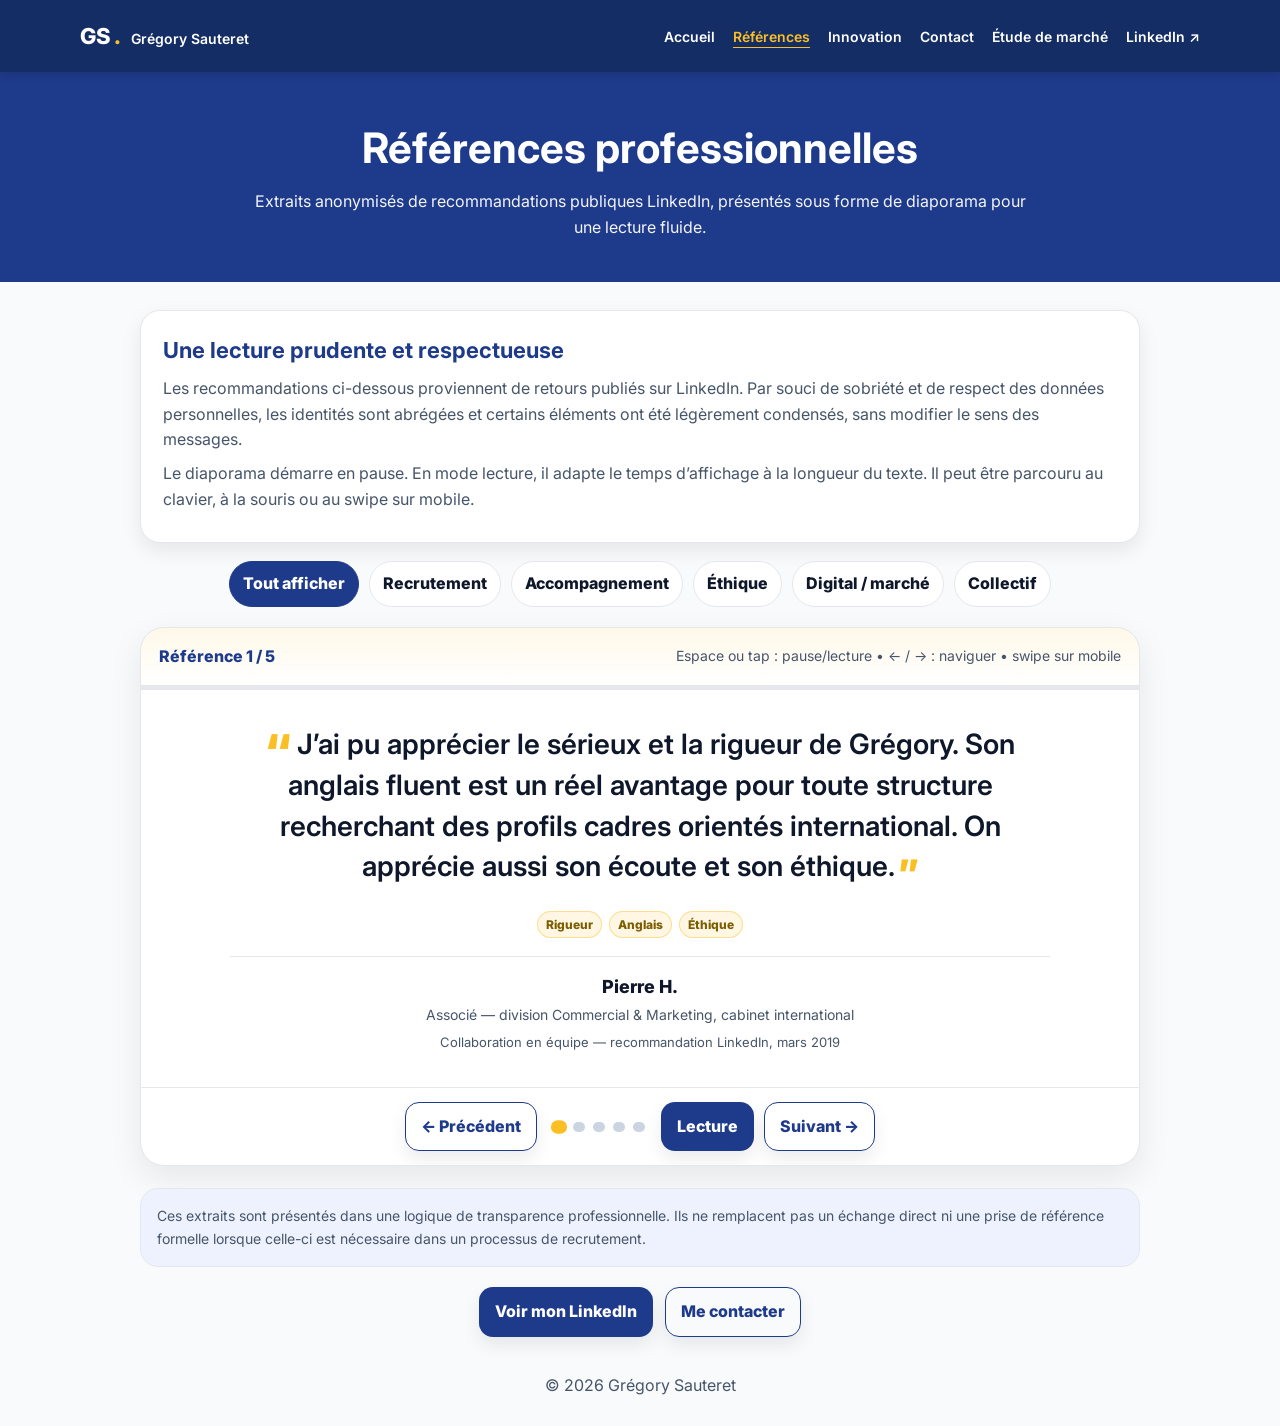
<file: references.html>
<!doctype html>
<html lang="fr">
<head>
<meta charset="utf-8" />
<meta name="viewport" content="width=device-width, initial-scale=1" />
<title>Références — Grégory Sauteret</title>
<meta name="description" content="Références professionnelles de Grégory Sauteret — extraits anonymisés de recommandations LinkedIn." />
<link href="https://fonts.googleapis.com/css2?family=Inter:wght@400;600;700;800&display=swap" rel="stylesheet"/>

<style>
  :root{ --bg:#f9fafb; --text:#0f172a; --muted:#475569; --brand:#1e3a8a; --accent:#fbbf24; --card:#ffffff; --line:#e5e7eb; --soft:#eef2ff; --shadow:rgba(0,0,0,.08); }
  @media (prefers-color-scheme:dark){ :root{--bg:#0b0c10;--text:#e8eaed;--muted:#a6adbb;--brand:#1e40af;--accent:#facc15;--card:#121319;--line:rgba(255,255,255,.12);--soft:#111827;--shadow:rgba(0,0,0,.45);} }

  *{box-sizing:border-box}
  body{margin:0;font-family:'Inter',system-ui,-apple-system,Segoe UI,Roboto,Ubuntu,sans-serif;background:var(--bg);color:var(--text);line-height:1.6}

  nav{position:fixed;top:0;left:0;right:0;z-index:1000;height:56px;background:var(--brand);display:flex;align-items:center;justify-content:flex-end;gap:20px;padding:0 24px;box-shadow:0 2px 6px rgba(0,0,0,.1)}
  nav a{color:#fff;text-decoration:none;font-weight:600;position:relative;overflow:hidden;padding:0 2px;transition:color .3s}
  nav a::before{content:"";position:absolute;top:0;left:-100%;width:100%;height:100%;background:linear-gradient(120deg,transparent,rgba(251,191,36,.85),transparent);transition:all .6s ease}
  nav a:hover{color:var(--accent)} nav a:hover::before{left:100%}
  nav a::after{content:"";position:absolute;left:0;bottom:-3px;width:0;height:2px;background:var(--accent);transition:width .3s}
  nav a:hover::after{width:100%}
  nav a[aria-current="page"]{color:var(--accent)}
  nav a[aria-current="page"]::after{width:100%}

  header{margin-top:56px;background:var(--brand);color:#fff;min-height:210px;display:flex;flex-direction:column;align-items:center;justify-content:center;text-align:center;padding:24px 20px}
  header h1{margin:0 0 8px;font-size:clamp(28px,5vw,42px)}
  header p{margin:0;opacity:.95;max-width:780px}

  main{max-width:1040px;margin:0 auto;padding:28px 20px 0}

  .intro{background:var(--card);border:1px solid var(--line);border-radius:20px;padding:22px;box-shadow:0 8px 20px var(--shadow);margin-bottom:18px}
  .intro h2{margin:0 0 8px;color:var(--brand);font-size:22px}
  .intro p{margin:8px 0;color:var(--muted)}

  .carousel-shell{background:var(--card);border:1px solid var(--line);border-radius:24px;box-shadow:0 12px 34px var(--shadow);overflow:hidden;margin-top:20px}
  .carousel-top{display:flex;justify-content:space-between;gap:14px;align-items:center;padding:16px 18px;border-bottom:1px solid var(--line);background:linear-gradient(180deg,rgba(251,191,36,.10),transparent)}
  .counter{font-weight:800;color:var(--brand)}
  .hint{color:var(--muted);font-size:14px;text-align:right}

  .stage{position:relative;min-height:360px;touch-action:pan-y;display:flex;align-items:stretch;overflow:hidden}
  .slide{position:absolute;inset:0;display:grid;place-items:center;padding:34px 54px;opacity:0;transform:translateX(28px) scale(.985);transition:opacity .35s ease, transform .35s ease;pointer-events:none}
  .slide.active{opacity:1;transform:translateX(0) scale(1);pointer-events:auto}
  .slide-inner{max-width:820px;text-align:center}
  .quote{font-size:clamp(20px,3.2vw,28px);font-weight:600;line-height:1.45;margin:0;color:var(--text)}
  .quote::before{content:"“";color:var(--accent);font-size:52px;line-height:0;vertical-align:-18px;margin-right:6px;font-weight:800}
  .quote::after{content:"”";color:var(--accent);font-size:42px;line-height:0;vertical-align:-14px;margin-left:4px;font-weight:800}
  .tags{display:flex;gap:7px;flex-wrap:wrap;justify-content:center;margin:24px 0 18px}
  .tag{font-size:12px;border:1px solid rgba(251,191,36,.45);background:rgba(251,191,36,.12);color:#7c5d00;padding:3px 8px;border-radius:999px;font-weight:800}
  @media (prefers-color-scheme:dark){.tag{color:#facc15;background:rgba(250,204,21,.08)}}
  .meta{border-top:1px solid var(--line);padding-top:16px;color:var(--muted);font-size:14px}
  .name{font-weight:800;color:var(--text);font-size:18px}
  .role{margin-top:2px}
  .context{margin-top:6px;font-size:13px;color:var(--muted)}

  .progress{height:4px;background:#e5e7eb;overflow:hidden}
  @media (prefers-color-scheme:dark){.progress{background:rgba(255,255,255,.15)}}
  .bar{height:100%;width:0;background:var(--accent)}

  .controls{display:flex;align-items:center;justify-content:center;gap:10px;flex-wrap:wrap;padding:14px 16px;border-top:1px solid var(--line)}
  .btn{display:inline-flex;align-items:center;justify-content:center;padding:11px 15px;border-radius:14px;font-weight:800;text-decoration:none;cursor:pointer;border:1px solid transparent;background:var(--brand);color:#fff;box-shadow:0 8px 18px rgba(0,0,0,.08);transition:transform .14s ease,color .18s ease,box-shadow .18s ease}
  .btn:hover{transform:scale(1.04);color:var(--accent);box-shadow:0 12px 26px rgba(0,0,0,.14)}
  .btn.ghost{background:transparent;color:var(--brand);border-color:var(--brand)}
  @media (prefers-color-scheme:dark){.btn.ghost{color:#e8eaed;border-color:#e8eaed}}
  .dots{display:flex;gap:8px;align-items:center;justify-content:center;margin:0 6px}
  .dot{width:10px;height:10px;border-radius:999px;border:0;background:#cbd5e1;cursor:pointer;transition:transform .15s ease,background .15s ease}
  .dot.active{background:var(--accent);transform:scale(1.35)}
  @media (prefers-color-scheme:dark){.dot{background:#334155}}

  .filters{display:flex;gap:10px;flex-wrap:wrap;margin:18px 0 10px;justify-content:center}
  .filter{border:1px solid var(--line);background:var(--card);color:var(--text);border-radius:999px;padding:9px 13px;font-weight:800;cursor:pointer;transition:transform .15s ease,border-color .15s ease,background .15s ease}
  .filter:hover{transform:translateY(-1px);border-color:var(--accent)}
  .filter.active{background:var(--brand);color:#fff;border-color:var(--brand)}

  .note{margin:22px 0 0;background:var(--soft);border:1px solid var(--line);border-radius:18px;padding:16px;color:var(--muted);font-size:14px}
  .cta{display:flex;gap:12px;flex-wrap:wrap;margin:20px 0 8px;justify-content:center}
  footer{text-align:center;color:var(--muted);padding:28px}

  @media (max-width:760px){
    nav{justify-content:center;gap:12px;padding:0 10px;font-size:13px}
    header{min-height:190px}
    main{padding:20px 14px 0}
    .carousel-top{flex-direction:column;align-items:flex-start}
    .hint{text-align:left}
    .stage{min-height:470px}
    .slide{padding:28px 22px}
    .controls .btn{padding:10px 12px}
  }

  @media (prefers-reduced-motion: reduce){
    .slide{transition:none}
    .bar{transition:none!important}
  }

.stage{display:block;min-height:0;overflow:visible}.slide{position:relative;display:none;opacity:1;transform:none;pointer-events:auto}.slide.active{display:grid;min-height:320px} @media(max-width:760px){.slide.active{min-height:0}.quote{font-size:20px}}
</style>
<link rel="stylesheet" href="site.css">
</head>

<body>
  <nav class="site-nav" aria-label="Navigation principale"><a class="identity" href="index.html">GS<span>.</span> <span class="identity-name">Grégory Sauteret</span></a><div class="nav-links"><a href="index.html">Accueil</a><a href="references.html" aria-current="page">Références</a><a href="talentbusterz.html">Innovation</a><a href="contact.html">Contact</a><a href="questionnaire.html">Étude de marché</a><a href="https://www.linkedin.com/in/gsauteret/" target="_blank" rel="noopener">LinkedIn ↗</a></div></nav>

  <header>
    <h1>Références professionnelles</h1>
    <p>Extraits anonymisés de recommandations publiques LinkedIn, présentés sous forme de diaporama pour une lecture fluide.</p>
  </header>

  <main>
    <section class="intro">
      <h2>Une lecture prudente et respectueuse</h2>
      <p>Les recommandations ci-dessous proviennent de retours publiés sur LinkedIn. Par souci de sobriété et de respect des données personnelles, les identités sont abrégées et certains éléments ont été légèrement condensés, sans modifier le sens des messages.</p>
      <p>Le diaporama démarre en pause. En mode lecture, il adapte le temps d’affichage à la longueur du texte. Il peut être parcouru au clavier, à la souris ou au swipe sur mobile.</p>
    </section>

    <div class="filters" aria-label="Filtrer les références par thème">
      <button class="filter active" data-filter="all">Tout afficher</button>
      <button class="filter" data-filter="recrutement">Recrutement</button>
      <button class="filter" data-filter="accompagnement">Accompagnement</button>
      <button class="filter" data-filter="ethique">Éthique</button>
      <button class="filter" data-filter="digital">Digital / marché</button>
      <button class="filter" data-filter="collectif">Collectif</button>
    </div>

    <section class="carousel-shell" aria-label="Diaporama des références professionnelles">
      <div class="carousel-top">
        <div class="counter" id="counter">Référence 1 / 5</div>
        <div class="hint">Espace ou tap : pause/lecture • ← / → : naviguer • swipe sur mobile</div>
      </div>
      <div class="progress" aria-hidden="true"><div class="bar" id="bar"></div></div>

      <div class="stage" id="stage" tabindex="0" aria-live="polite">
        <article class="slide active" data-tags="recrutement ethique accompagnement">
          <div class="slide-inner">
            <p class="quote">J’ai pu apprécier le sérieux et la rigueur de Grégory. Son anglais fluent est un réel avantage pour toute structure recherchant des profils cadres orientés international. On apprécie aussi son écoute et son éthique.</p>
            <div class="tags"><span class="tag">Rigueur</span><span class="tag">Anglais</span><span class="tag">Éthique</span></div>
            <div class="meta"><div class="name">Pierre H.</div><div class="role">Associé — division Commercial & Marketing, cabinet international</div><div class="context">Collaboration en équipe — recommandation LinkedIn, mars 2019</div></div>
          </div>
        </article>

        <article class="slide" data-tags="recrutement accompagnement ethique">
          <div class="slide-inner">
            <p class="quote">Durant ma période de recrutement, Grégory s’est pleinement investi dans les missions confiées. Consciencieux, disponible et réactif, il a fait preuve de professionnalisme, d’initiative et de détermination.</p>
            <div class="tags"><span class="tag">Disponibilité</span><span class="tag">Réactivité</span><span class="tag">Professionnalisme</span></div>
            <div class="meta"><div class="name">S. A.</div><div class="role">Profil finance / comptabilité — client candidat</div><div class="context">Accompagnement recrutement — recommandation LinkedIn, juillet 2019</div></div>
          </div>
        </article>

        <article class="slide" data-tags="digital recrutement accompagnement">
          <div class="slide-inner">
            <p class="quote">Nous avons longuement échangé sur les technologies en vogue et la stratégie des entreprises. Grégory est capable de comprendre nos métiers, de les challenger et de s’adapter à un univers professionnel exigeant.</p>
            <div class="tags"><span class="tag">Marché IT</span><span class="tag">Analyse</span><span class="tag">Adaptation</span></div>
            <div class="meta"><div class="name">Bruno A. H.</div><div class="role">Chef de projet IT senior — AMOA, transformation SI, CRM & data</div><div class="context">Échanges marché / métiers IT — recommandation LinkedIn</div></div>
          </div>
        </article>

        <article class="slide" data-tags="collectif digital ethique">
          <div class="slide-inner">
            <p class="quote">Grégory est bien plus qu’un collaborateur : il cherche constamment à améliorer l’organisation, comprend les besoins de l’entreprise et trouve des solutions pour automatiser ou optimiser les tâches. C’est aussi un excellent équipier.</p>
            <div class="tags"><span class="tag">Amélioration continue</span><span class="tag">Automatisation</span><span class="tag">Esprit d’équipe</span></div>
            <div class="meta"><div class="name">Christian D.</div><div class="role">Directeur commercial</div><div class="context">Collaboration professionnelle — recommandation LinkedIn</div></div>
          </div>
        </article>

        <article class="slide" data-tags="collectif accompagnement ethique">
          <div class="slide-inner">
            <p class="quote">Ce fut un réel plaisir de travailler avec Grégory. Son dévouement, son énergie et son professionnalisme ressortent clairement, avec une dimension humaine généreuse et inspirante.</p>
            <div class="tags"><span class="tag">Énergie</span><span class="tag">Professionnalisme</span><span class="tag">Dimension humaine</span></div>
            <div class="meta"><div class="name">Sabah B.</div><div class="role">Account Manager</div><div class="context">Collaboration professionnelle — recommandation LinkedIn</div></div>
          </div>
        </article>
      </div>

      <div class="controls">
        <button class="btn ghost" id="prev" type="button">← Précédent</button>
        <div class="dots" id="dots" aria-label="Navigation du diaporama"></div>
        <button class="btn" id="toggle" type="button">Lecture</button>
        <button class="btn ghost" id="next" type="button">Suivant →</button>
      </div>
    </section>

    <div class="note">
      Ces extraits sont présentés dans une logique de transparence professionnelle. Ils ne remplacent pas un échange direct ni une prise de référence formelle lorsque celle-ci est nécessaire dans un processus de recrutement.
    </div>

    <div class="cta">
      <a class="btn" href="https://www.linkedin.com/in/gsauteret/" target="_blank" rel="noopener">Voir mon LinkedIn</a>
      <a class="btn ghost" href="contact.html">Me contacter</a>
    </div>
  </main>

  <footer>© 2026 Grégory Sauteret</footer>

  <script>
    const allSlides = [...document.querySelectorAll('.slide')];
    const stage = document.getElementById('stage');
    const bar = document.getElementById('bar');
    const counter = document.getElementById('counter');
    const dotsBox = document.getElementById('dots');
    const toggleBtn = document.getElementById('toggle');
    const filters = [...document.querySelectorAll('.filter')];
    let activeSlides = [...allSlides];
    let index = 0;
    let timer = null;
    let paused = true;
    let touchStartX = 0, touchStartY = 0, touchMoved = false;

    function readingTime(slide){
      const words = (slide.innerText || '').trim().split(/\s+/).filter(Boolean).length;
      const ms = Math.round((words / 185) * 60000) + 1800;
      return Math.min(16000, Math.max(6500, ms));
    }

    function updateDots(){
      dotsBox.innerHTML = '';
      activeSlides.forEach((_, k)=>{
        const b = document.createElement('button');
        b.className = 'dot' + (k===index ? ' active' : '');
        b.type = 'button';
        b.setAttribute('aria-label', `Aller à la référence ${k+1}`);
        b.addEventListener('click', (e)=>{ e.stopPropagation(); show(k); play(); });
        dotsBox.appendChild(b);
      });
    }

    function show(n){
      if(activeSlides.length === 0) return;
      index = (n + activeSlides.length) % activeSlides.length;
      allSlides.forEach(slide=>slide.classList.remove('active'));
      activeSlides[index].classList.add('active');
      counter.textContent = `Référence ${index + 1} / ${activeSlides.length}`;
      updateDots();

    }

    function animateBar(ms){
      bar.style.transition = 'none';
      bar.style.width = '0%';
      void bar.offsetWidth;
      if(!paused){
        bar.style.transition = `width ${ms}ms linear`;
        bar.style.width = '100%';
      }
    }

    function play(){
      clearTimeout(timer);
      toggleBtn.textContent = paused ? 'Lecture' : 'Pause';
      if(paused || activeSlides.length <= 1){
        if(activeSlides.length <= 1) bar.style.width = '0%';
        return;
      }
      const ms = readingTime(activeSlides[index]);
      animateBar(ms);
      timer = setTimeout(()=>{ show(index + 1); play(); }, ms);
    }

    function next(){ show(index + 1); play(); }
    function prev(){ show(index - 1); play(); }
    function togglePause(){ paused = !paused; play(); }

    document.getElementById('next').addEventListener('click', (e)=>{ e.stopPropagation(); next(); });
    document.getElementById('prev').addEventListener('click', (e)=>{ e.stopPropagation(); prev(); });
    toggleBtn.addEventListener('click', (e)=>{ e.stopPropagation(); togglePause(); });

    stage.addEventListener('click', ()=>{ if(!touchMoved) togglePause(); touchMoved = false; });
    stage.addEventListener('touchstart', e=>{
      touchMoved = false;
      touchStartX = e.changedTouches[0].clientX;
      touchStartY = e.changedTouches[0].clientY;
    }, {passive:true});
    stage.addEventListener('touchmove', e=>{
      const dx = Math.abs(e.changedTouches[0].clientX - touchStartX);
      const dy = Math.abs(e.changedTouches[0].clientY - touchStartY);
      if(dx > 12 || dy > 12) touchMoved = true;
    }, {passive:true});
    stage.addEventListener('touchend', e=>{
      const dx = e.changedTouches[0].clientX - touchStartX;
      const dy = e.changedTouches[0].clientY - touchStartY;
      if(Math.abs(dx) > 45 && Math.abs(dx) > Math.abs(dy)){
        dx < 0 ? next() : prev();
      }
    }, {passive:true});

    stage.addEventListener('keydown', e=>{
      if(e.key === 'ArrowRight'){ e.preventDefault(); next(); }
      if(e.key === 'ArrowLeft'){ e.preventDefault(); prev(); }
      if(e.code === 'Space' || e.key === ' '){ e.preventDefault(); togglePause(); }
    });

    document.addEventListener('visibilitychange', ()=>{
      if(document.hidden){ clearTimeout(timer); }
      else play();
    });

    filters.forEach(btn=>{
      btn.addEventListener('click',()=>{
        const filter = btn.dataset.filter;
        filters.forEach(b=>b.classList.toggle('active', b===btn));
        activeSlides = allSlides.filter(slide => filter === 'all' || slide.dataset.tags.split(' ').includes(filter));
        index = 0;
        show(0);
        play();
      });
    });

    show(0); play();
  </script>
</body>
</html>
</file>
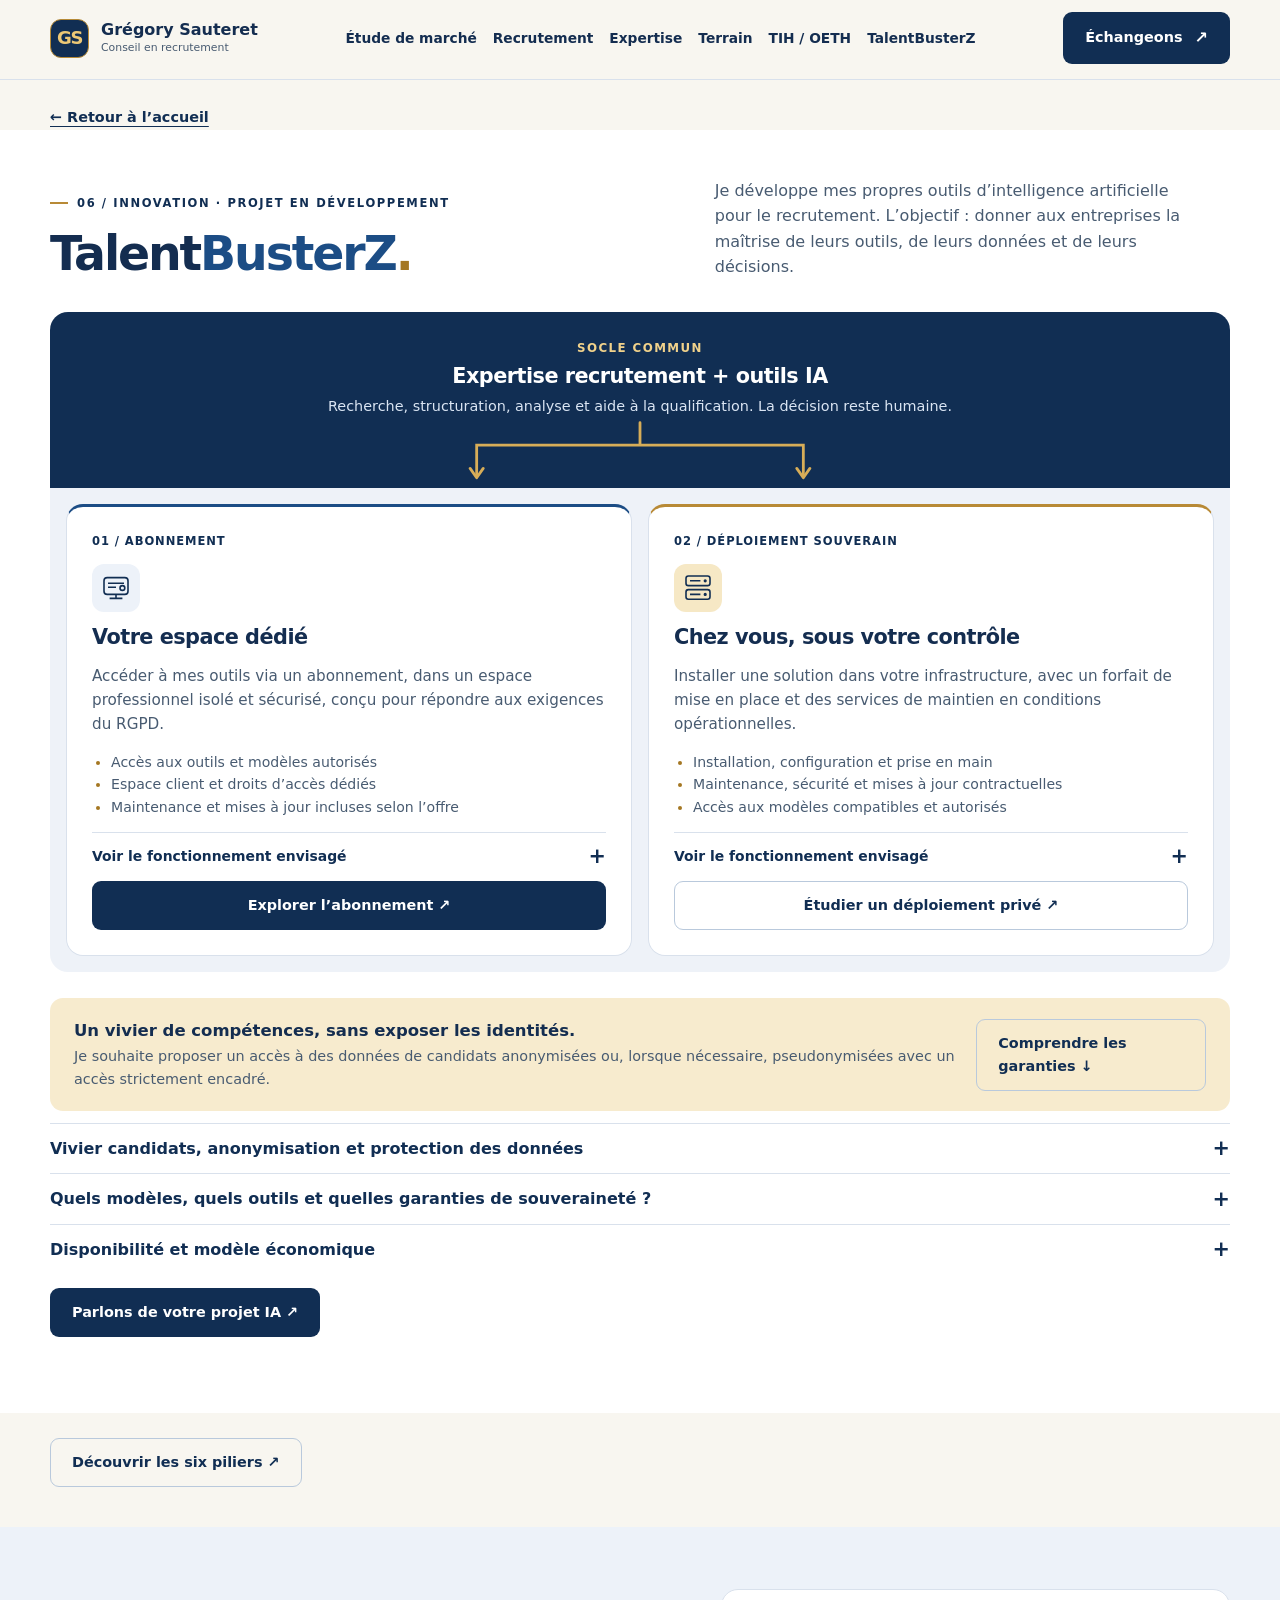
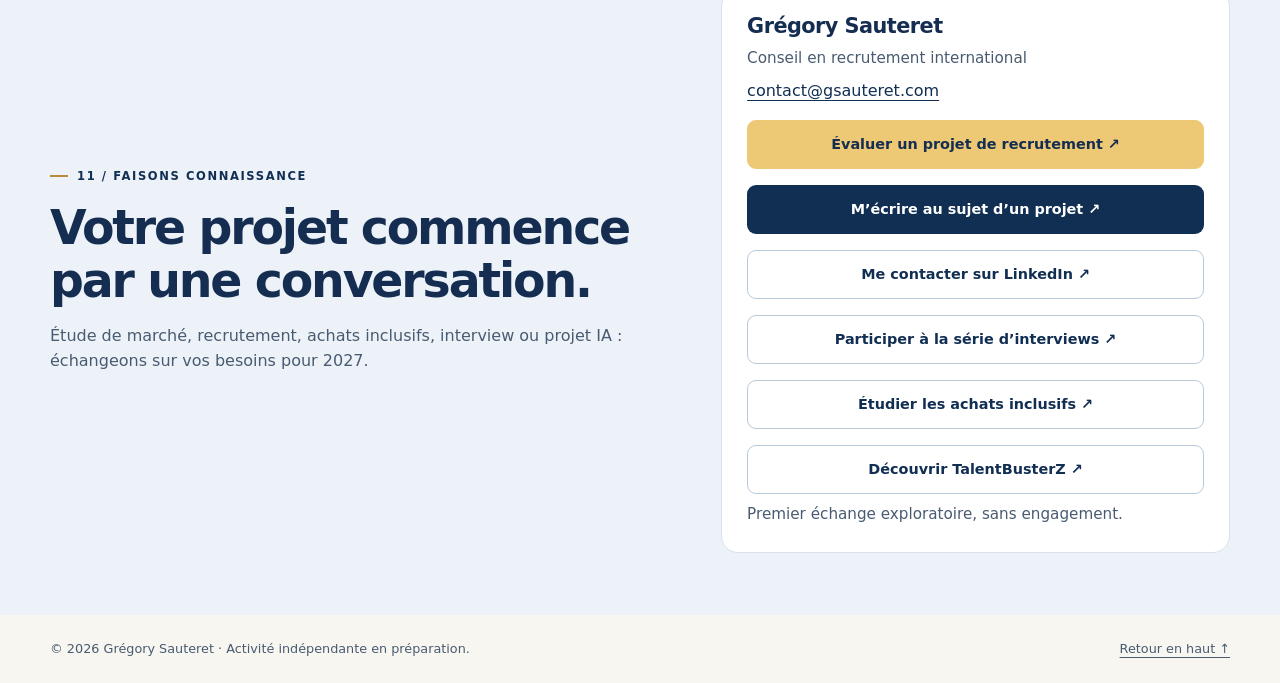
<file: talentbusterz.html>
<!DOCTYPE html>

<html lang="fr"><head><meta charset="utf-8"/><meta content="width=device-width,initial-scale=1" name="viewport"/><meta content="Projet TalentBusterZ : outils IA, espace dédié par abonnement et installation chez le client, avec maîtrise des données." name="description"/><title>TalentBusterZ — solutions IA pour le recrutement | Grégory Sauteret</title><link rel="icon" type="image/svg+xml" href="favicon.svg"/><link rel="stylesheet" href="style.css"/></head><body class="subpage"><a class="skip" href="#accueil">Aller au contenu</a><header><nav aria-label="Navigation principale" class="wrap"><a class="brand" href="index.html#accueil"><span aria-hidden="true" class="brandmark">GS</span><span><strong>Grégory Sauteret</strong><small>Conseil en recrutement</small></span></a><button aria-controls="navigation" aria-expanded="false" class="menu">Menu</button><div class="navlinks" id="navigation"><a href="index.html#marche">Étude de marché</a><a href="index.html#services">Recrutement</a><a href="index.html#difference">Expertise</a><a href="interviews.html">Terrain</a><a href="index.html#inclusion">TIH / OETH</a><a href="talentbusterz.html" aria-current="page">TalentBusterZ</a></div><a class="button" href="contact.html">Échangeons <span aria-hidden="true" class="arrow">↗</span></a></nav><div aria-hidden="true" class="progress"><span id="progress"></span></div></header>
<main id="accueil"><div class="wrap subpage-nav"><a href="index.html">← Retour à l’accueil</a></div><section class="section white" id="talentbusterz"><div class="wrap"><div class="section-head"><div><p class="eyebrow">06 / Innovation · Projet en développement</p><h1>Talent<span class="accent">BusterZ</span><span class="tbz-z">.</span></h1></div><p>Je développe mes propres outils d’intelligence artificielle pour le recrutement. L’objectif : donner aux entreprises la maîtrise de leurs outils, de leurs données et de leurs décisions.</p></div>
<div aria-label="Deux modes de déploiement, un même socle métier" class="tbz-architecture"><div><span class="kicker">Socle commun</span><h3>Expertise recrutement + outils IA</h3><p>Recherche, structuration, analyse et aide à la qualification. La décision reste humaine.</p></div><svg aria-label="Le socle commun alimente deux modes de déploiement" role="img" viewbox="0 0 600 75"><path d="M300 5V29H125V61M300 29H475V61" fill="none" stroke="#d7ad58" stroke-linecap="round" stroke-width="3"></path><path d="m118 54 7 10 7-10m336 0 7 10 7-10" fill="none" stroke="#d7ad58" stroke-linecap="round" stroke-linejoin="round" stroke-width="3"></path></svg></div>
<div class="tbz-options"><article class="card tbz-option"><span class="label">01 / Abonnement</span><div class="tbz-icon"><svg fill="none" stroke="currentColor" stroke-width="2" viewbox="0 0 40 40"><rect height="21" rx="4" width="30" x="5" y="7"></rect><path d="M12 33h16M20 28v5M10 14h20M10 19h10"></path><circle cx="28" cy="20" r="3"></circle></svg></div><h3>Votre espace dédié</h3><p>Accéder à mes outils via un abonnement, dans un espace professionnel isolé et sécurisé, conçu pour répondre aux exigences du RGPD.</p><ul class="feature-list"><li>Accès aux outils et modèles autorisés</li><li>Espace client et droits d’accès dédiés</li><li>Maintenance et mises à jour incluses selon l’offre</li></ul><details><summary>Voir le fonctionnement envisagé</summary><p>Hébergement sous contrôle contractuel, séparation des espaces clients, chiffrement, journalisation et règles de conservation. Les modalités d’hébergement, les sous-traitants, les transferts de données éventuels et le niveau de service devront être définis et vérifiés avant commercialisation.</p></details><a class="button" href="contact.html?subject=TalentBusterZ%20%E2%80%93%20espace%20d%C3%A9di%C3%A9%20par%20abonnement&amp;body=Bonjour%20Gr%C3%A9gory%2C%0A%0AJe%20souhaite%20%C3%A9changer%20avec%20vous.%0A">Explorer l’abonnement ↗</a></article>
<article class="card tbz-option local"><span class="label">02 / Déploiement souverain</span><div class="tbz-icon"><svg fill="none" stroke="currentColor" stroke-width="2" viewbox="0 0 40 40"><rect height="12" rx="3" width="30" x="5" y="5"></rect><rect height="12" rx="3" width="30" x="5" y="22"></rect><path d="M10 11h13M10 28h13"></path><circle cx="29" cy="11" r="1"></circle><circle cx="29" cy="28" r="1"></circle></svg></div><h3>Chez vous, sous votre contrôle</h3><p>Installer une solution dans votre infrastructure, avec un forfait de mise en place et des services de maintien en conditions opérationnelles.</p><ul class="feature-list"><li>Installation, configuration et prise en main</li><li>Maintenance, sécurité et mises à jour contractuelles</li><li>Accès aux modèles compatibles et autorisés</li></ul><details><summary>Voir le fonctionnement envisagé</summary><p>Audit des besoins, choix de l’infrastructure et des modèles, déploiement local ou sur environnement privé choisi avec le client, droits d’accès, tests et documentation. L’objectif est de limiter les dépendances externes ; le niveau réel de souveraineté dépendra de l’hébergement, des licences, des accès d’administration, de la chaîne logicielle et des éventuels services tiers. Maintenance et fréquence des mises à jour seront chiffrées au contrat.</p></details><a class="button secondary" href="contact.html?subject=TalentBusterZ%20%E2%80%93%20%C3%A9tude%20de%20d%C3%A9ploiement%20chez%20le%20client&amp;body=Bonjour%20Gr%C3%A9gory%2C%0A%0AJe%20souhaite%20%C3%A9changer%20avec%20vous.%0A">Étudier un déploiement privé ↗</a></article></div>
<div class="ribbon tbz-data"><div><strong>Un vivier de compétences, sans exposer les identités.</strong><p>Je souhaite proposer un accès à des données de candidats anonymisées ou, lorsque nécessaire, pseudonymisées avec un accès strictement encadré.</p></div><a class="button secondary" href="#tbz-donnees" id="data-link">Comprendre les garanties ↓</a></div>
<details id="tbz-donnees"><summary>Vivier candidats, anonymisation et protection des données</summary><p>Un CV dont on retire le nom reste souvent identifiable. Les données véritablement anonymes ne doivent pas permettre de retrouver la personne ; les données pseudonymisées restent soumises au RGPD. Le projet prévoit une qualification des finalités et des bases légales, l’information des candidats, des durées de conservation, des droits d’accès, une procédure de suppression, des tests de réidentification et des règles de mise en relation. Le partage de données personnelles, la réutilisation pour l’entraînement ou la mise à disposition d’un vivier seront subordonnés à leur licéité et aux droits des personnes. Aucun accès à un vivier n’est commercialisé à ce stade.</p><p><a href="https://www.cnil.fr/fr/le-guide-du-recrutement">Guide du recrutement de la CNIL ↗</a> · <a href="https://www.cnil.fr/fr/identifier-les-donnees-personnelles">Anonymisation et pseudonymisation ↗</a></p></details>
<details><summary>Quels modèles, quels outils et quelles garanties de souveraineté ?</summary><p>Le choix des modèles, libres ou commerciaux, dépendra de leurs licences, de la puissance nécessaire et des exigences de confidentialité. Les usages envisagés comprennent la structuration des besoins, la recherche, l’organisation des données et l’aide à la qualification. Les fonctionnalités, performances, sécurité et obligations applicables aux systèmes d’IA de recrutement, notamment au titre du règlement européen sur l’IA, devront être évaluées avant commercialisation. Aucun rejet automatique ni classement décisif de candidats sans contrôle humain n’est prévu.</p></details>
<details><summary>Disponibilité et modèle économique</summary><p>TalentBusterZ est un volet technologique distinct, en développement. L’abonnement donnera accès aux fonctionnalités validées ; le déploiement privé sera proposé sur devis au forfait, avec maintenance et mises à jour définies contractuellement. Les tarifs, niveaux de service, accès aux modèles et aux données seront précisés après validation technique, juridique et commerciale. L’éligibilité OETH éventuelle sera examinée séparément selon la part de main-d’œuvre et la nature des prestations.</p></details><div class="actions"><a class="button" href="contact.html?subject=TalentBusterZ%20%E2%80%93%20%C3%A9change%20exploratoire&amp;body=Bonjour%20Gr%C3%A9gory%2C%0A%0AJe%20souhaite%20%C3%A9changer%20avec%20vous.%0A">Parlons de votre projet IA ↗</a></div></div></section><div class="wrap subpage-end"><div class="actions"><a class="button secondary" href="index.html">Découvrir les six piliers ↗</a></div></div><section class="contact" id="contact"><div class="wrap contact-panel"><div><p class="eyebrow">11 / Faisons connaissance</p><h2>Votre projet commence par une conversation.</h2><p>Étude de marché, recrutement, achats inclusifs, interview ou projet IA : échangeons sur vos besoins pour 2027.</p></div><div class="card"><h3>Grégory Sauteret</h3><p>Conseil en recrutement international</p><a href="contact.html">contact@gsauteret.com</a><a class="button gold-button" href="contact.html?subject=%C3%89tude%20de%20faisabilit%C3%A9%20de%20recrutement&amp;body=Bonjour%20Gr%C3%A9gory%2C%0A%0AJe%20souhaite%20%C3%A9tudier%20la%20faisabilit%C3%A9%20d%E2%80%99un%20recrutement.%0A%0APoste%20ou%20comp%C3%A9tences%20%3A%0ALocalisation%20%3A%0A%C3%89ch%C3%A9ance%20souhait%C3%A9e%20%3A%0A%0A">Évaluer un projet de recrutement ↗</a><a class="button" href="contact.html?subject=%C3%89change%20sur%20un%20projet%20de%20recrutement&amp;body=Bonjour%2C%0A%0AJe%20souhaite%20%C3%A9changer%20avec%20vous%20au%20sujet%20de%20nos%20besoins%20de%20recrutement.%0A%0A">M’écrire au sujet d’un projet ↗</a><a class="button secondary" href="https://www.linkedin.com/in/gsauteret/">Me contacter sur LinkedIn ↗</a><a class="button secondary" href="contact.html?subject=Derri%C3%A8re%20la%20Tech%2C%20des%20Talents%20%E2%80%94%20proposition%20d%E2%80%99interview&amp;body=Bonjour%20Gr%C3%A9gory%2C%0A%0AJe%20souhaite%20vous%20pr%C3%A9senter%20notre%20entreprise%20et%20%C3%A9changer%20sur%20nos%20m%C3%A9tiers%20et%20nos%20besoins%20en%20comp%C3%A9tences.%0A%0AEntreprise%20%3A%0AContact%20%3A%0ADisponibilit%C3%A9s%20%3A%0A">Participer à la série d’interviews ↗</a><a class="button secondary" href="contact.html?subject=%C3%89tude%20d%E2%80%99une%20collaboration%20TIH%20/%20OETH&amp;body=Bonjour%20Gr%C3%A9gory%2C%0A%0AJe%20souhaite%20%C3%A9changer%20avec%20vous.%0A">Étudier les achats inclusifs ↗</a><a class="button secondary" href="contact.html?subject=TalentBusterZ%20%E2%80%93%20%C3%A9change%20exploratoire&amp;body=Bonjour%20Gr%C3%A9gory%2C%0A%0AJe%20souhaite%20%C3%A9changer%20avec%20vous.%0A">Découvrir TalentBusterZ ↗</a><p class="small">Premier échange exploratoire, sans engagement.</p></div></div></section></main><footer><div class="wrap footer"><span>© 2026 Grégory Sauteret · Activité indépendante en préparation.</span><a href="#accueil">Retour en haut ↑</a></div></footer><div class="mobile-cta"><a class="button" href="contact.html">Parlons de vos recrutements ↗</a></div><script src="script.js" defer></script></body></html>
</file>
<file: style.css>
:root{--ink:#142d50;--muted:#485b71;--teal:#1c4d85;--deep:#112e53;--mint:#edf2f9;--cream:#f8f6f0;--white:#fff;--line:#d9e1ec;--gold:#a47722;--sans:system-ui,-apple-system,BlinkMacSystemFont,"Segoe UI",sans-serif}*{box-sizing:border-box}html{scroll-behavior:smooth;scroll-padding-top:100px}body{margin:0;font:16px/1.6 var(--sans);color:var(--ink);background:var(--cream)}a{color:var(--deep);text-underline-offset:4px}a:focus-visible,button:focus-visible,summary:focus-visible{outline:3px solid #a47722;outline-offset:4px}button,summary,a{-webkit-tap-highlight-color:transparent}button{font:inherit}h1,h2,h3,p{margin:0}h1,h2,h3{line-height:1.12;letter-spacing:-.045em}h1{font-size:clamp(2.7rem,4.7vw,4.25rem);font-weight:760}h2{font-size:clamp(2rem,3.7vw,3.25rem);font-weight:740}h3{font-size:1.3rem;letter-spacing:-.025em}p{color:var(--muted)}.wrap{width:min(1180px,100% - 64px);margin:auto}.eyebrow{font-size:.72rem;font-weight:780;letter-spacing:.14em;text-transform:uppercase;color:var(--deep);display:flex;align-items:center;gap:9px;margin-bottom:15px}.eyebrow:before{content:"";width:18px;height:2px;background:var(--teal)}.button{display:inline-flex;align-items:center;justify-content:center;gap:12px;min-height:48px;padding:12px 21px;border:1px solid transparent;border-radius:9px;background:var(--teal);color:#fff;font-size:.9rem;font-weight:720;text-decoration:none;transition:background .2s}.button:hover{background:var(--deep)}.button.secondary{background:transparent;color:var(--deep);border-color:#b7c7dd}.button.secondary:hover{background:var(--mint)}.arrow{font-size:1.12em}.actions{display:flex;flex-wrap:wrap;gap:12px;align-items:center;margin-top:25px}.section{padding:76px 0}.white{background:white}.section-head{display:grid;grid-template-columns:1.1fr .9fr;align-items:end;gap:35px;margin-bottom:32px}.section-head p{max-width:490px}.small{font-size:.85rem}.accent{color:var(--teal)}.skip{position:absolute;left:12px;top:-80px;padding:10px;background:white;z-index:99}.skip:focus{top:12px}header{position:sticky;top:0;z-index:10;background:rgba(248,246,240,.97);border-bottom:1px solid var(--line)}nav{min-height:76px;display:flex;align-items:center;justify-content:space-between;gap:20px}.brand{display:flex;align-items:center;gap:12px;color:var(--ink);text-decoration:none}.brandmark{width:39px;height:39px;display:grid;place-items:center;color:#fff;background:var(--deep);border-radius:11px;font-weight:800;letter-spacing:-.08em;font-size:18px}.brand strong{font-size:1rem;display:block;line-height:1.2}.brand small{display:block;font-size:.68rem;color:var(--muted)}.navlinks{display:flex;align-items:center;gap:24px;font-size:.86rem;font-weight:650}.navlinks a{text-decoration:none;color:var(--ink)}.navlinks a:hover{color:var(--teal)}.progress{height:3px;background:transparent}.progress span{height:100%;background:var(--teal);display:block;width:0}.menu{display:none;background:transparent;border:1px solid var(--line);border-radius:8px;padding:9px 12px;color:var(--ink)}.hero{padding:65px 0 46px;overflow:hidden}.hero-grid{display:grid;grid-template-columns:1.08fr .92fr;gap:35px;align-items:center}.hero h1{max-width:720px}.hero .lead{font-size:clamp(1.05rem,1.6vw,1.25rem);max-width:650px;margin-top:22px;line-height:1.6}.status{font-size:.79rem;margin-top:18px;display:flex;align-items:center;gap:8px}.status:before{content:"";background:var(--teal);width:8px;height:8px;border-radius:50%;flex:none}.hero-art{border-radius:24px;background:#edf2f9;padding:12px;position:relative;overflow:hidden;border:1px solid #d9e3f0}.hero-art svg{display:block;width:100%;height:auto}.proof{display:grid;grid-template-columns:repeat(3,1fr);gap:0;margin-top:36px;border-top:1px solid var(--line);border-bottom:1px solid var(--line);padding:20px 0}.proof>div{padding:0 22px;border-right:1px solid var(--line)}.proof>div:first-child{padding-left:0}.proof>div:last-child{border:0}.proof b{font-size:1.25rem;display:block;letter-spacing:-.04em}.proof small{color:var(--muted);font-size:.86rem}.cards{display:grid;grid-template-columns:repeat(3,1fr);gap:17px}.card{background:#fff;border:1px solid var(--line);border-radius:17px;padding:25px;display:flex;flex-direction:column;gap:14px}.card p{font-size:.95rem}.card .label{font-size:.72rem;font-weight:750;color:var(--deep);letter-spacing:.08em;text-transform:uppercase}.ic{width:43px;height:43px;padding:9px;border-radius:12px;background:var(--mint);color:var(--deep)}.ic svg{width:100%;height:100%;fill:none;stroke:currentColor;stroke-width:1.8;stroke-linecap:round;stroke-linejoin:round}.card details{margin-top:auto}.card summary{font-size:.87rem}details{border-top:1px solid var(--line);padding-top:12px;margin-top:12px}summary{font-weight:700;cursor:pointer;color:var(--deep);list-style:none;display:flex;align-items:center;justify-content:space-between;gap:16px}summary::-webkit-details-marker{display:none}summary:after{content:"+";font-size:1.3rem;line-height:1}details[open]>summary:after{content:"−"}details p{margin-top:10px;font-size:.93rem}details ul{padding-left:20px;color:var(--muted);font-size:.93rem;margin:10px 0 0}.ribbon{margin-top:26px;padding:20px 24px;border-radius:13px;background:var(--mint);display:flex;align-items:center;justify-content:space-between;gap:20px}.ribbon strong{font-size:1.03rem}.ribbon p{font-size:.9rem}.split{display:grid;grid-template-columns:1fr 1fr;gap:48px;align-items:center}.split h2{margin-bottom:20px}.split p+p{margin-top:12px}.diagram{background:var(--ink);border-radius:22px;padding:26px;color:white;position:relative;overflow:hidden}.diagram .eyebrow{color:#f3dca7}.diagram .eyebrow:before{background:#e7bf69}.diagram h3{font-size:1.55rem;line-height:1.2;margin-bottom:18px}.diagram .layer{padding:15px 17px;border-radius:10px;background:#25486f;display:flex;align-items:center;gap:14px;margin-top:10px}.diagram .layer.primary{background:#f6e8c5;color:var(--ink)}.diagram .layer b{display:block;font-size:.97rem}.diagram .layer span{font-size:.8rem;color:#dce7f5}.diagram .layer.primary span{color:#364d67}.layer .symbol{font-size:1.35rem;font-weight:800;min-width:26px;text-align:center}.diagram .footnote{color:#dce7f5;font-size:.77rem;margin-top:14px}.tags{display:flex;flex-wrap:wrap;gap:7px;margin:20px 0}.tag{font-size:.82rem;padding:5px 10px;border:1px solid #c7d5e7;border-radius:999px;color:var(--deep);background:#f5f8fc}.steps{display:grid;grid-template-columns:repeat(4,1fr);gap:17px;counter-reset:step}.step{border-top:3px solid #d6ad5b;padding:18px 0 0;position:relative}.step:before{counter-increment:step;content:"0" counter(step);display:inline-block;font-size:1.8rem;font-weight:780;letter-spacing:-.06em;color:var(--teal);margin-bottom:9px}.step h3{margin-bottom:9px}.step p{font-size:.93rem}.deliverable{font-size:.79rem;color:var(--deep);margin-top:13px;font-weight:650}.expertise{display:grid;grid-template-columns:1.1fr .9fr;gap:32px;align-items:start}.domains{display:grid;grid-template-columns:1fr 1fr;gap:10px;margin-top:23px}.domain{border:1px solid var(--line);background:white;border-radius:12px;padding:15px;display:flex;align-items:center;gap:10px;font-size:.9rem;font-weight:670}.domain:before{content:"";width:9px;height:9px;background:#b98b32;border-radius:50%;flex:none}.world{border:1px solid var(--line);border-radius:20px;background:#fff;padding:22px}.world svg{width:100%;height:auto;display:block}.world p{font-size:.86rem;margin-top:10px}.profile{display:grid;grid-template-columns:.85fr 1.15fr;gap:40px;align-items:start}.profile-left{background:#eaf0f8;padding:30px;border-radius:20px}.profile-left h2{margin-bottom:16px}.timeline{border-left:2px solid #c5d4e8;padding-left:23px;margin-left:8px}.job{position:relative;padding-bottom:22px}.job:last-child{padding-bottom:0}.job:before{content:"";position:absolute;left:-30px;top:5px;width:12px;height:12px;border:2px solid white;border-radius:50%;background:var(--teal)}.job small{font-size:.78rem;color:var(--deep);font-weight:720}.job h3{margin:4px 0 6px;font-size:1.18rem}.job p{font-size:.92rem}.inclusion{display:grid;grid-template-columns:1fr 1fr;gap:32px;align-items:center}.inclusion .statement{font-size:clamp(1.65rem,3vw,2.5rem);line-height:1.2;letter-spacing:-.045em;font-weight:740}.faq{max-width:860px;margin:auto}.faq h2{margin-bottom:25px}.faq details{padding:17px 0;margin:0}.faq details:last-of-type{border-bottom:1px solid var(--line)}.contact{background:#edf2f9;padding:62px 0}.contact-panel{display:grid;grid-template-columns:1fr .8fr;gap:35px;align-items:center}.contact-panel h2{margin-bottom:16px}.contact-panel .card{gap:8px}.contact-panel .card a{overflow-wrap:anywhere}.contact-panel .card .button{margin-top:8px}.footer{padding:24px 0;font-size:.8rem;color:var(--muted);display:flex;justify-content:space-between;gap:20px;flex-wrap:wrap}.footer a{color:var(--muted)}.mobile-cta{display:none}.reading{font-size:.76rem;font-weight:650;color:var(--deep);margin-bottom:12px;display:inline-flex;gap:7px;align-items:center}.reading svg{width:15px;height:15px;stroke:currentColor;fill:none;stroke-width:1.8}
@media(max-width:950px){.navlinks{gap:14px}.navlinks a:nth-child(3){display:none}.hero-grid{gap:24px}.section{padding:58px 0}.split{gap:28px}.wrap{width:min(1180px,100% - 44px)}}@media(max-width:720px){html{scroll-padding-top:80px}.wrap{width:calc(100% - 36px)}nav{min-height:66px}.navlinks{display:none;position:absolute;top:66px;left:0;right:0;background:var(--cream);padding:18px;flex-direction:column;align-items:stretch;border-bottom:1px solid var(--line)}.navlinks.open{display:flex}.navlinks a:nth-child(3){display:block}.menu{display:block}nav>.button{display:none}.hero{padding:38px 0 28px}.hero-grid,.section-head,.split,.expertise,.profile,.inclusion,.contact-panel{grid-template-columns:1fr;gap:24px}.hero-art{max-width:470px}.hero h1{font-size:clamp(2.35rem,9.2vw,3.65rem)}.proof{gap:10px;grid-template-columns:1fr 1fr 1fr;margin-top:24px}.proof>div{padding:0 8px}.proof b{font-size:1rem}.proof small{font-size:.73rem}.cards{grid-template-columns:1fr}.card{padding:20px;gap:10px}.steps{grid-template-columns:1fr 1fr;gap:24px 16px}.ribbon{align-items:flex-start;flex-direction:column}.section{padding:45px 0}.section-head{margin-bottom:24px}.profile-left{padding:23px}.diagram{padding:21px}.contact{padding:42px 0}.mobile-cta{display:flex;position:fixed;bottom:0;left:0;right:0;background:rgba(248,246,240,.98);border-top:1px solid var(--line);padding:9px 18px max(9px,env(safe-area-inset-bottom));z-index:9;justify-content:center}.mobile-cta .button{width:100%;min-height:43px}footer{padding-bottom:67px}}@media(max-width:360px){.domains,.steps{grid-template-columns:1fr}.brand small{display:none}.proof{grid-template-columns:1fr}.proof>div{padding:0;border:0}}@media(prefers-reduced-motion:reduce){html{scroll-behavior:auto}*{transition:none!important}}

/* V3 : rubrique éditoriale, lisible et évolutive */
.field-section{background:#fff}.field-head{margin-bottom:24px}.field-feature{display:grid;grid-template-columns:1fr 1fr;border-radius:22px;overflow:hidden;background:#edf2f9;border:1px solid #c7d5e7}.field-art{position:relative;background:#102b50;padding:18px;display:flex;align-items:center;justify-content:center;min-width:0}.field-art svg{width:100%;max-width:490px;height:auto;display:block}.field-stamp{position:absolute;bottom:12px;left:16px;color:#f0dfb8;font-size:.65rem;font-weight:650;letter-spacing:.09em}.field-copy{padding:30px;display:flex;flex-direction:column;justify-content:center;min-width:0}.field-kicker{font-size:.74rem;font-weight:720;color:var(--deep);display:flex;gap:8px;align-items:center;margin-bottom:14px}.field-dot{width:8px;height:8px;border-radius:50%;background:var(--teal);flex:none}.field-copy h3{font-size:clamp(2rem,4vw,3.3rem);line-height:1.02;margin-bottom:16px}.field-copy p{max-width:420px}.field-copy .actions{margin-top:19px}.field-steps{display:grid;grid-template-columns:repeat(3,1fr);gap:16px;margin:22px 0}.field-steps>div{padding:14px 18px;border-left:2px solid #d0a34e}.field-steps span{font-weight:780;color:var(--teal);font-size:.75rem;margin-right:10px}.field-steps strong{font-size:1rem}.field-steps p{font-size:.88rem;margin-top:5px}.field-agenda{display:flex;align-items:center;gap:18px;background:var(--cream);border:1px solid var(--line);border-radius:14px;padding:16px 20px;margin:20px 0}.event-label{font-size:.74rem;text-transform:uppercase;letter-spacing:.08em;font-weight:730;max-width:115px;color:var(--deep)}.event{display:flex;align-items:center;gap:10px;flex:1}.event-date{font-size:.72rem;line-height:1.35;color:var(--deep);font-weight:780;border-radius:8px;padding:8px;min-width:56px;text-align:center;background:#f5e9cd}.event strong,.event small{display:block}.event strong{font-size:.87rem}.event small{font-size:.74rem;color:var(--muted)}.field-agenda>a{font-size:.82rem;font-weight:700}.career-details{margin-top:0}.career-details[open] summary{margin-bottom:20px}.navlinks{gap:16px}.field-section details{max-width:900px}.field-section details:last-child{padding-bottom:3px}
@media(max-width:1050px){.navlinks{gap:11px}.navlinks a{font-size:.79rem}.navlinks a[href="#methode"]{display:none}.navlinks a[href="#terrain"]{display:block}.field-agenda{flex-wrap:wrap}.field-agenda>a{flex-basis:100%}}
@media(max-width:720px){.navlinks a[href="#methode"]{display:block}.field-feature{grid-template-columns:1fr}.field-art{padding:8px 8px 22px}.field-art svg{max-width:390px}.field-copy{padding:22px}.field-copy .actions{align-items:stretch;flex-direction:column}.field-steps{grid-template-columns:1fr;gap:7px;margin:16px 0}.field-steps>div{padding:8px 13px}.field-steps p{margin-top:2px}.field-agenda{align-items:stretch;flex-direction:column;gap:12px}.event-label{max-width:none}.field-stamp{font-size:.61rem}.event{width:100%}}
@media(prefers-reduced-motion:reduce){html{scroll-behavior:auto}*{transition:none!important}}

/* V4 : bleu et or, cinq volets, lecture progressive */
:root{--gold:#a47722;--gold-light:#f6e8c5;--navy:#112e53} .brandmark{background:var(--navy);color:#edc875;border:1px solid #b68a37}.accent{color:#1c4d85}.eyebrow:before,.progress span{background:#b88a36}.button{background:var(--navy)}.button:hover{background:#244e7e}.button.secondary{color:var(--navy);border-color:#b9c9dc}.gold-button{background:#edc875;color:#142d50;border:1px solid #edc875}.gold-button:hover{background:#f5daa1;color:#142d50}.tih-hero{display:flex;gap:11px;align-items:center;max-width:520px;background:#f7ebce;border:1px solid #e6cc91;border-radius:12px;padding:12px 15px;text-decoration:none;margin-top:18px}.gold-dot{width:34px;height:34px;border-radius:50%;background:var(--navy);color:#f6d58e;display:grid;place-items:center;font-size:1.25rem;font-weight:750;flex:none}.tih-hero b,.tih-hero small{display:block}.tih-hero small{font-size:.81rem;color:#4b5260}.tih-hero>span:last-child{margin-left:auto}.pillars{display:grid;grid-template-columns:repeat(5,minmax(0,1fr));gap:8px;margin-top:18px}.pillars a{display:flex;flex-direction:column;border:1px solid var(--line);border-radius:11px;background:#fff;padding:12px;text-decoration:none;min-width:0}.pillars a:hover{border-color:#b88a36;background:#fffcf5}.pillars span{font-size:.72rem;font-weight:800;color:#91651b}.pillars b{font-size:.95rem}.pillars small{font-size:.72rem;color:var(--muted)}.navlinks a[href="#terrain"]{display:block}.tih-section{background:#f8f4e8}.tih-grid{display:grid;grid-template-columns:.85fr 1.15fr;gap:18px}.tih-impact{background:#112e53;color:white;border-radius:20px;padding:30px;display:flex;flex-direction:column;align-items:flex-start;justify-content:center;gap:14px}.kicker{color:#f1d28b;font-size:.74rem;font-weight:750;letter-spacing:.12em;text-transform:uppercase}.big-number{font-size:clamp(4.5rem,9vw,7rem);font-weight:800;line-height:1;letter-spacing:-.08em;color:#f2ce7a}.big-number span{font-size:.52em;letter-spacing:-.04em}.tih-impact p{color:#e5edf8;max-width:340px}.calc{gap:12px}.calc-inputs{display:grid;grid-template-columns:repeat(3,minmax(0,1fr));gap:9px}.calc label{font-size:.75rem;font-weight:650;color:var(--muted);display:flex;flex-direction:column;justify-content:space-between;gap:5px}.calc input{width:100%;font:inherit;font-size:1rem;color:var(--ink);border:1px solid #aabbd2;background:#fff;border-radius:7px;padding:8px}.calc input:focus{outline:2px solid #b88a36;outline-offset:2px}.cost-bar{height:13px;display:flex;border-radius:8px;overflow:hidden;background:#e9eef5}.cost-bar span:first-child{background:#1c4d85;width:70%}.cost-bar span:last-child{background:#d6a64e;width:30%}.calc-result{display:grid;grid-template-columns:1fr 1fr;gap:10px}.calc-result>div{background:#eef3f9;padding:12px;border-radius:10px}.calc-result>div:last-child{background:#f7ebce}.calc-result small{display:block;font-size:.74rem;color:#485b71}.calc-result b{font-size:clamp(1.4rem,3vw,2.25rem);letter-spacing:-.045em}.tbz-z{color:#a47722}.tbz-architecture{background:#112e53;color:#fff;border-radius:18px 18px 0 0;text-align:center;padding:22px 22px 0}.tbz-architecture h3{margin-top:5px}.tbz-architecture p{color:#dae5f3;font-size:.9rem;margin-top:7px}.tbz-architecture svg{width:100%;max-width:600px;height:70px;display:block;margin:0 auto}.tbz-options{display:grid;grid-template-columns:1fr 1fr;gap:16px;background:#eef2f8;padding:16px;border-radius:0 0 18px 18px}.tbz-option{border-top:3px solid #1c4d85}.tbz-option.local{border-top-color:#b88a36}.tbz-icon{width:48px;height:48px;padding:8px;border-radius:12px;background:#edf2f9;color:#112e53}.tbz-icon svg{width:100%;height:100%}.tbz-option.local .tbz-icon{background:#f6e8c5}.feature-list{padding-left:19px;margin:0;font-size:.88rem;color:var(--muted)}.feature-list li::marker{color:#a47722}.tbz-data{background:#f7ebce}.deep-section{padding:8px 0;background:#fff}.deep-section:first-of-type{padding-top:20px}.deep-dive{margin:0;border:1px solid var(--line);border-radius:12px;padding:17px 21px;background:#f8fafc}.deep-dive>summary{font-size:1.03rem}.deep-content{margin-top:25px;padding:0 0 12px}.deep-content.expertise,.deep-content.profile{display:grid}.deep-content h2{font-size:clamp(1.5rem,3vw,2.1rem)}.deep-content .eyebrow{display:none}.field-agenda{margin:14px 0}.field-steps{margin:14px 0}.section#faq{padding-top:40px}.hero-art{background:linear-gradient(155deg,#edf2f9,#faf3df)}.field-art,.diagram{background:#112e53}.navlinks{gap:16px}.navlinks a:nth-child(3){display:block}
@media(max-width:950px){.navlinks{gap:10px}.navlinks a{font-size:.76rem}.pillars b{font-size:.85rem}}@media(max-width:850px){nav .navlinks{display:none;position:absolute;top:76px;left:0;right:0;background:var(--cream);padding:18px;flex-direction:column;align-items:stretch;border-bottom:1px solid var(--line)}nav .navlinks.open{display:flex}.menu{display:block}nav>.button{display:none}}@media(max-width:720px){nav .navlinks{top:66px}.pillars{grid-template-columns:repeat(2,minmax(0,1fr))}.pillars a:last-child{grid-column:1/-1}.tih-grid,.tbz-options{grid-template-columns:1fr}.tih-impact{padding:24px}.calc-inputs{grid-template-columns:1fr}.calc label{flex-direction:row;align-items:center}.calc input{max-width:105px}.tbz-architecture svg{height:46px}.tbz-options{padding:10px;gap:10px}.deep-dive{padding:14px}.deep-content.expertise,.deep-content.profile{grid-template-columns:1fr}.calc-result b{font-size:1.45rem}.field-steps{grid-template-columns:repeat(3,minmax(0,1fr));gap:6px}.field-steps>div{padding:6px 7px}.field-steps strong{font-size:.86rem}.field-steps p{font-size:.74rem}.field-steps span{display:block}.pillars b{font-size:.9rem}}

/* V5 — analyse du marché avant la recherche */
.pillars{grid-template-columns:repeat(6,minmax(0,1fr))}.pillars a:first-child{border-color:#d6b568;background:#fff9e9}.market-section{background:#f6f8fc;border-top:1px solid var(--line)}.market-flow{display:grid;grid-template-columns:1fr 24px 1fr 24px 1fr;align-items:center;gap:10px}.market-flow article{position:relative;border:1px solid var(--line);background:#fff;padding:22px;border-radius:16px;min-height:150px}.market-flow article:last-child{background:#112e53;border-color:#112e53;color:white}.market-flow article:last-child p{color:#d9e6f5}.market-num{position:absolute;right:18px;top:16px;color:#a47722;font-size:.8rem;font-weight:800}.market-flow article:last-child .market-num{color:#edc875}.market-flow svg{width:36px;height:36px;fill:none;stroke:#1c4d85;stroke-width:2.4;stroke-linecap:round;stroke-linejoin:round;margin-bottom:6px}.market-flow article:last-child svg{stroke:#edc875}.market-flow p{font-size:.9rem;margin-top:6px}.market-arrow{text-align:center;color:#a47722;font-size:1.6rem;font-weight:750}.market-bottom{display:grid;grid-template-columns:1.15fr .85fr;gap:16px;margin-top:16px}.market-axes,.market-delivery{padding:22px;border:1px solid var(--line);border-radius:16px;background:white}.market-caption{font-size:.75rem;font-weight:800;text-transform:uppercase;letter-spacing:.1em;color:var(--deep);margin-bottom:10px}.market-chips{display:flex;flex-wrap:wrap;gap:7px;margin-bottom:13px}.market-chips span{font-size:.8rem;font-weight:650;border-radius:7px;background:#edf2f9;padding:5px 9px;color:var(--deep)}.market-delivery{background:#112e53;color:white;display:flex;flex-direction:column;align-items:flex-start;gap:12px}.market-delivery p:not(.kicker){color:#e1e9f4;font-size:.93rem}.market-delivery details{width:100%;border-color:#667b97;color:#fff}.market-delivery summary{color:#fff}.market-delivery .button{margin-top:3px}.steps{grid-template-columns:repeat(5,minmax(0,1fr))}.steps .step{min-width:0}.market-section details p,.market-section details ul{font-size:.88rem}
@media(max-width:1130px){nav .navlinks{display:none;position:absolute;top:76px;left:0;right:0;background:var(--cream);padding:18px;flex-direction:column;align-items:stretch;border-bottom:1px solid var(--line)}nav .navlinks.open{display:flex}.menu{display:block}nav>.button{display:none}.pillars{grid-template-columns:repeat(3,minmax(0,1fr))}}
@media(max-width:720px){nav .navlinks{top:66px}.pillars{grid-template-columns:repeat(2,minmax(0,1fr))}.pillars a:last-child{grid-column:auto}.market-flow{grid-template-columns:1fr;gap:7px}.market-flow article{min-height:0;padding:14px 16px 14px 65px}.market-flow svg{position:absolute;top:17px;left:16px;width:32px;height:32px}.market-flow h3{font-size:1.1rem;padding-right:24px}.market-arrow{font-size:1.2rem;line-height:1;transform:rotate(90deg)}.market-flow p{font-size:.84rem}.market-bottom{grid-template-columns:1fr;gap:10px}.market-axes,.market-delivery{padding:17px}.market-delivery .button{width:100%}.steps{grid-template-columns:repeat(2,minmax(0,1fr))}.market-delivery .button{font-size:.84rem}}
@media(max-width:360px){.steps{grid-template-columns:1fr}}

/* V5 modulaire : liens vers les pages thématiques */
.section-more{margin-top:24px}.subpage-nav{padding:24px 0 0}.subpage-nav a{font-size:.9rem;font-weight:700}.subpage .section{padding-top:48px}.subpage .section-head h1{font-size:clamp(2rem,3.7vw,3.25rem);font-weight:740}.subpage .subpage-end{padding:0 0 40px}.span-full{grid-column:1/-1}.mt-16{margin-top:16px}.episode-library{margin-top:28px}.episode-library p{margin-top:8px}.episode-library .card{padding:24px}
</file>
<file: site.css>
/* Navigation et accessibilité communes */
:root{--nav-h:72px;--brand:#1e3a8a;--accent:#fbbf24}
nav.site-nav{position:sticky;top:0;min-height:72px;height:auto;display:flex;align-items:center;justify-content:space-between;flex-wrap:wrap;gap:12px;padding:14px max(20px,calc((100% - 1120px)/2));background:#142d65;overflow:visible;font-size:14px;box-shadow:0 2px 8px #0002}
nav.site-nav .identity{display:inline-flex;align-items:baseline;gap:3px;font-size:22px;font-weight:800;white-space:nowrap;color:#fff}
nav.site-nav .identity>span:first-child{color:#fbbf24} nav.site-nav .identity-name{font-size:14px;font-weight:600;margin-left:7px}
nav.site-nav .nav-links{display:flex;gap:18px;align-items:center;flex-wrap:wrap;justify-content:flex-start}nav.site-nav a{color:#fff;white-space:nowrap;overflow:visible;padding:4px 0;line-height:1.5}nav.site-nav a::before,nav.site-nav a::after{display:none}nav.site-nav a[aria-current="page"]{color:#fbbf24;text-decoration:underline;text-underline-offset:5px}nav.site-nav a:hover{color:#fbbf24}
header{margin-top:0!important}.hero{margin-top:0!important}a:focus-visible,button:focus-visible,input:focus-visible,textarea:focus-visible,select:focus-visible,summary:focus-visible{outline:3px solid #c68b00;outline-offset:4px}button,input,textarea,select{font:inherit}a,button,summary{-webkit-tap-highlight-color:transparent}html{scroll-padding-top:140px} .btn:hover{transform:none!important}
@media(max-width:700px){nav.site-nav{position:relative;padding:14px 16px;gap:9px}nav.site-nav .nav-links{gap:8px 16px;line-height:1.4;font-size:13px}nav.site-nav .identity-name{font-size:14px}html{scroll-padding-top:12px}}
@media(prefers-reduced-motion:reduce){*,*::before,*::after{animation:none!important;transition:none!important;scroll-behavior:auto!important}}

/* V3 */
.proof-grid{display:grid;grid-template-columns:repeat(4,minmax(0,1fr));gap:16px;margin:22px 0}.case-grid{grid-template-columns:repeat(3,minmax(0,1fr))}.v3-card{background:#f7f9fc;border:1px solid #dce3ef;border-radius:12px;padding:18px;color:#15243a}.v3-kicker{font-size:13px;letter-spacing:.1em;font-weight:800;color:#846000}.v3-cta{display:inline-block;background:#142d65;color:#fff!important;border-radius:8px;padding:12px 16px;font-weight:700;text-decoration:none}.v3-cta:hover{background:#234486}.v3-form{display:grid;gap:10px;margin:16px 0}.v3-form label{font-weight:650;color:#142d65}.v3-form input:not([type=checkbox]):not([type=radio]),.v3-form select,.v3-form textarea{box-sizing:border-box;width:100%;padding:10px 12px;border:1px solid #899ab2;border-radius:7px;background:#fff;color:#15243a;min-height:44px}.v3-form textarea{min-height:100px;resize:vertical}.v3-form small{color:#526174}.v3-result{display:block;padding:14px;border-left:4px solid #e9bb4c;background:#edf2fa;color:#142d65;font-weight:750}.v3-form fieldset{min-width:0;border:1px solid #dce3ef;padding:22px;border-radius:12px;background:white}.v3-form legend{font-weight:800;color:#142d65;padding:0 7px}.v3-form fieldset>label{display:block;margin:14px 0 5px}.v3-form .choice{display:flex;gap:10px;align-items:flex-start;margin:8px 0;font-weight:400;color:#344761}.v3-form .choice input{flex:none;margin-top:5px}.v3-form button{cursor:pointer;border:0}.v3-form .notice{font-size:14px;color:#46566d}.v3-form [hidden]{display:none!important}@media(max-width:900px){.proof-grid{grid-template-columns:repeat(2,minmax(0,1fr))}}@media(max-width:520px){.proof-grid,.case-grid{grid-template-columns:1fr}.v3-form fieldset{padding:14px}}

/* V4 — offre d’entrée, TBZ Cloud et Private */
.v4-entry{border-top:4px solid #e9bb4c!important;scroll-margin-top:150px!important}.v4-entry .button{margin-top:18px}.v4-offers{display:grid;grid-template-columns:repeat(2,minmax(0,1fr));gap:18px;margin:24px 0}.v4-product{min-width:0;background:#fff;border:1px solid #dce3ef;border-top:4px solid #e9bb4c;border-radius:12px;padding:22px;color:#15243a}.v4-product h3{font-size:26px;color:#142d65}.v4-product li{margin:8px 0;color:#344761}.v4-product ul{padding-left:20px}.v4-promise{font-weight:700;color:#142d65}.v4-crowd{padding:24px;background:#edf2fa;border-radius:14px;margin-top:24px;color:#15243a}.v4-note{font-size:14px;color:#46566d}.v3-form #contact-fields [hidden]{display:none!important}.v3-form #contact-fields label{display:block;margin-top:12px}.v3-form #crowdfunding-interest{scroll-margin-top:150px;border-top:1px solid #dce3ef;margin-top:16px;padding-top:12px}@media(max-width:760px){.v4-offers{grid-template-columns:1fr}.v4-product,.v4-crowd{padding:16px}.v4-entry,.v3-form #crowdfunding-interest{scroll-margin-top:20px!important}}

/* V5 — calcul et questionnaire accessibles */
.calc-hint{font-size:14px;color:#46566d;margin:0}.calc-buttons,.survey-buttons{display:flex;gap:10px;flex-wrap:wrap;margin:8px 0}.v5-secondary{border:1px solid #142d65!important;background:#fff;color:#142d65!important;padding:12px 16px;border-radius:8px;font-weight:700;cursor:pointer}.v5-secondary:hover{background:#edf2fa}.calc-buttons button,.survey-buttons button{min-height:44px;flex:1 1 auto}.v5-calc-result{padding:18px;background:#edf2fa;border-left:4px solid #e9bb4c;border-radius:10px;color:#142d65;overflow-wrap:anywhere}.v5-calc-result>span{font-size:14px;font-weight:650}.v5-calc-result output{display:block;font-size:clamp(26px,4vw,36px);font-weight:800;margin:4px 0 10px}.calc-breakdown{display:grid;grid-template-columns:minmax(0,1fr) auto;gap:8px 12px;font-size:14px;border-top:1px solid #cbd6e7;padding-top:10px;margin-bottom:12px}.calc-breakdown strong{text-align:right}.v5-progress{scroll-margin-top:155px;background:white;border:1px solid #dce3ef;border-radius:12px;padding:16px 20px;margin-top:24px}.v5-progress[hidden],.survey-buttons [hidden]{display:none!important}.progress-line{display:flex;justify-content:space-between;gap:10px;flex-wrap:wrap;color:#142d65;font-size:14px}.v5-progress progress{display:block;width:100%;height:9px;margin-top:12px;accent-color:#142d65}.survey-buttons{justify-content:flex-end}.survey-buttons button{flex:0 1 auto;min-width:130px}#survey fieldset{padding:24px 30px}#survey fieldset legend{font-size:18px}#survey fieldset .choice{padding:8px 4px}#survey input[type=checkbox]{width:18px;height:18px}#survey label[for=email]{font-weight:800}@media(max-width:700px){.v5-progress{scroll-margin-top:20px;padding:14px}#survey fieldset{padding:16px}.survey-buttons button{flex:1 1 auto}.calc-breakdown{grid-template-columns:minmax(0,1fr) auto}}
</file>
